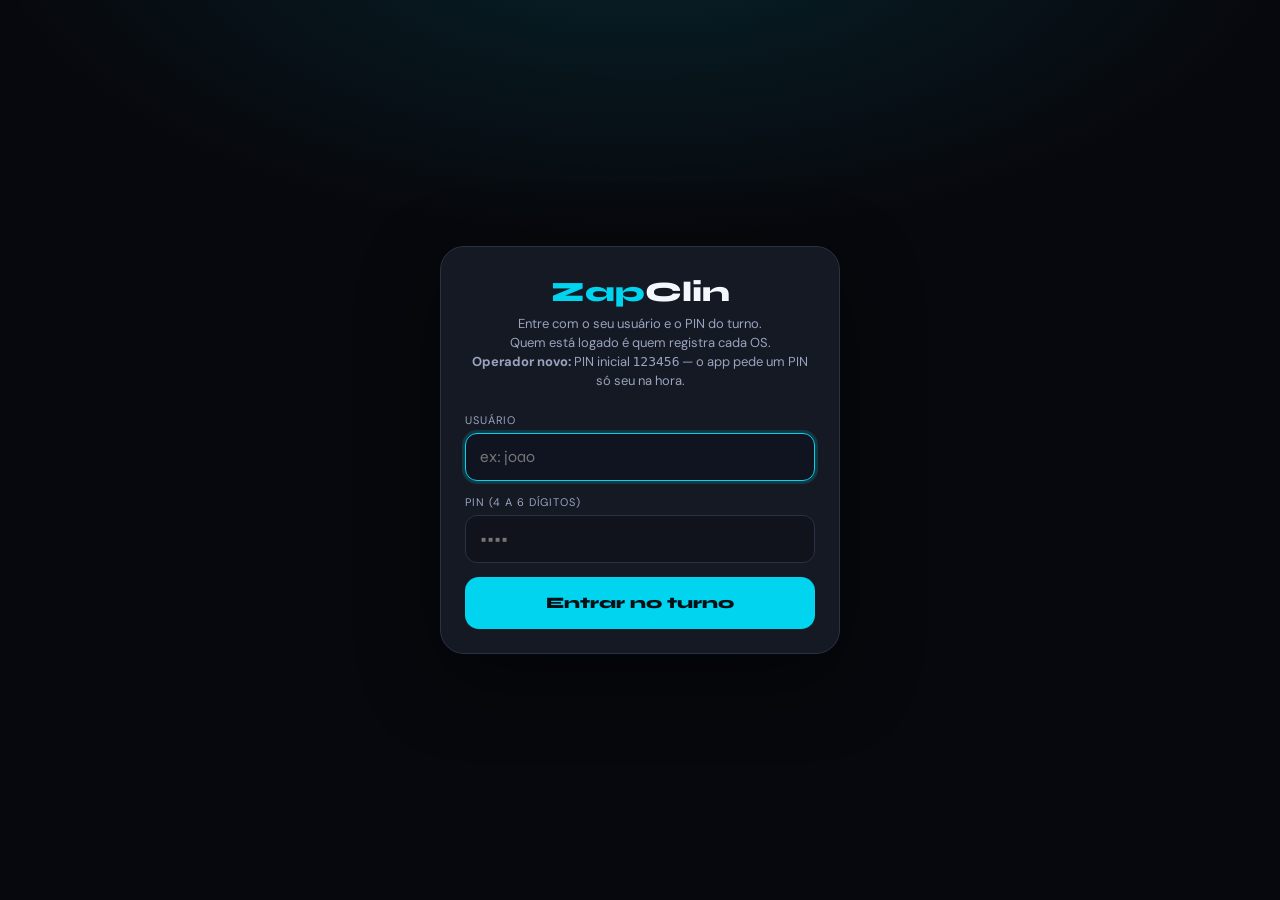
<file: index.html>
<!DOCTYPE html>
<!--
  ZAPCLIN — INDEX.HTML (GitHub Pages)
  Versão : 4.36.7 | Data: 01/09/2026
  NOVO v4.36.7:
  - Equipe: não fingir lista vazia quando a sessão do turno expirou; a planilha já tem a equipe.
  NOVO v4.36.6:
  - Troca de loja: Home filtra na hora (Rio Anil não herda números do Golden) e ignora resposta atrasada da loja anterior.
  NOVO v4.36.5:
  - Equipe em página própria; Painel só números + atalhos; checagens recolhidas. Login gerado do nome.
  NOVO v4.36.4:
  - Primeiro acesso do operador: PIN inicial 123456 e tela obrigatória para cadastrar o PIN próprio (GAS 3.57).
  NOVO v4.36.3:
  NOVO v4.36.2:
  - Menu do balcão + cockpit Rede: chips Rede/Golden/Rio Anil; toque na loja = sistema de uma unidade.
    Painel só no rodapé e no card da Home do ADM. Dashboard/Vendas/Relatório saem da lateral.
  - SW puxa versão nova sozinho (updateViaCache none + poll 60s). Sem depender de ?force=.
  NOVO v4.36.1:
  - Login: espera 30s o Apps Script (a 1ª entrada demora ~15s; o corte aos 15s fingia “sem conexão”)
  NOVO v4.36.0:
  - Login de turno: operador, supervisor e ADM; carimbo de quem registrou; mesma PWA nas duas lojas
  NOVO v4.35.0:
  - Pacote Z.9: extrai zc-app.css (zero mudança visual; SW trata CSS como shell crítico)
  NOVO v4.34.1:
  - Aceite digital em aceite.html (página pública, sem faixa do Apps Script)
  NOVO v4.34.0:
  - Pacote Z.7: extrai zc-operacao.js + zc-crm.js (zero mudança de comportamento)
  NOVO v4.33.9:
  - Isola vitrine publica /site/ do Service Worker (sem interceptar marketing).
  NOVO v4.33.8:
  - Relacionamento: toque na foto do capacete abre visualizador ampliado
  NOVO v4.33.7:
  - Dashboard: corrige Projeção de Fechamento (ritmo até último dia com venda; linha só no futuro; label no ponto)
  NOVO v4.33.6:
  - Hotfix Relacionamento: fotos preview, preserve seleção Nova OS, cache fotos, lista 40 cards
  NOVO v4.33.5:
    - Pacote Z.6: extrai zc-registrar.js + zc-clientes.js (zero mudança de comportamento)
  NOVO v4.33.4:
    - Pacote Z.5: extrai zc-nav.js + zc-home.js (zero mudança de comportamento)
  NOVO v4.33.3:
    - Força reload limpo (sai de abas velhas v4.32.x com lista abaixo do gráfico)
  NOVO v4.33.0:
    - Remove metodologia + lista dia a dia abaixo do gráfico de projeção
    - Mantém KPIs, gráfico SVG interativo e fonte Inter nos valores
  NOVO v4.32.9:
    - Projeção interativa (hover/toque + tooltip)
    - Valores da projeção em Inter (--font-data), sem Syne
  NOVO v4.32.8:
    - Projeção de Fechamento em SVG/DOM (visível mesmo com canvas width 0)
    - Redesenho seguro dos gráficos do Dashboard (try/catch + rAF)
  NOVO v4.32.7:
    - Dashboard: Projeção de Fechamento após Faturamento por Dia (JS validado)
    - Ritmo diário, projeção do mês, restante e desvio dia a dia
  RESTORE v4.32.6:
    - Base estável v4.31.1 (sem o SyntaxError da v4.32.0)
  Pacote Z.8:
    - Extrai zc-historico-custos.js — página admin de histórico de custos
    - Filtros período/categoria, KPIs, composição, gráficos e extrato (client-side)
  Pacote Z.4:
    - Extrai zc-admin.js — PIN, KPIs, fechamento, consistência
  NOVO v4.30.0:
    - Catálogo jun/2026: 6 serviços (preços, descrições, tempos do flyer ZapClin)
    - Limpeza unificada + Higienização + Lavagem + Revitalização Premium (4h)
    - Aliases legados para lançamentos históricos (Limpeza + Hig. *, Revitalização)
  Pacote Z.3:
    - Extrai zc-whatsapp.js — mensagens WA, modal, OS helpers, aceite
  Pacote Z.2:
    - Extrai zc-sync.js — fila offline, buscar listar, refresh automático
  Pacote Z.1:
    - Extrai zc-version, zc-globals, zc-api, zc-core (sem mudar comportamento)
  Versão : 4.27.4 | Data: 30/05/2026
  HOTFIX v4.27.4:
    - Corrige semanas do Dashboard para calendario operacional de segunda a domingo
    - Mantem primeira e ultima semana parciais dentro do mes selecionado
  Versão : 4.27.3 | Data: 30/05/2026
  HOTFIX v4.27.3:
    - Substitui canvas semanal por grafico DOM interativo com hover/click
    - Padroniza fontes do bloco semanal e melhora leitura de receita, atendimentos e ticket
  Versão : 4.27.2 | Data: 25/05/2026
  HOTFIX v4.27.2:
    - Melhora leitura mobile do grafico semanal do Dashboard com resumo em linhas
    - Corrige donut de servicos para legenda cobrir todas as fatias desenhadas
  HOTFIX v4.27.1:
    - Adiciona grafico semanal no Dashboard com receita e atendimentos no mesmo painel
    - Permite comparar Semana 01 a 05 do mes selecionado para analise de comportamento
  Versão : 4.27.0 | Data: 25/05/2026
  FASE 27:
    - Adiciona checklist de fechamento diario no Painel Admin
    - Cruza lancamentos, OS, aceites, custos e sincronizacao local sem alterar backend
  HOTFIX v4.26.6:
    - Adiciona saude da sincronizacao local no Painel Admin
    - Mostra pendencias offline, idade da fila e atalho seguro para sincronizar
  HOTFIX v4.26.5:
  HOTFIX v4.26.5:
    - Adiciona diagnostico backend manual no Painel Admin usando action=diagnosticoSistema
    - Mostra checks de planilha, triggers, Drive, Gmail, logs e deployment sem alterar fluxos
  HOTFIX v4.26.4:
  HOTFIX v4.26.4:
    - Adiciona diagnostico de consistencia no Painel Admin para LANCAMENTOS vs CLIENTES/OS
    - Mostra lancamentos avulsos, vinculados e pendencia de backend v3.44 sem alterar dados
  HOTFIX v4.26.3:
  HOTFIX v4.26.3:
    - Sinaliza lancamentos avulsos como validos e separados de OS/clientes
    - Prepara leitura do vinculo CLIENTE retornado pelo backend v3.44
  HOTFIX v4.26.2:
    - Restaura Home para contar atendimentos do dia pela aba LANCAMENTOS
    - Alinha KPI Em producao da Operacao com a coluna Em producao, separando Atencao
  HOTFIX v4.26.1:
    - Unifica regras de fila ativa entre Home, Clientes e Operacao
    - Home passa a contar OS/clientes de hoje em vez de linhas de lancamentos
    - Inteligencia da Operacao deixa de misturar historico entregue com fila atual
  v4.26.0:
    - Inicia Fase 26 com reconciliacao curta apos escritas criticas
    - Forca refresh controlado apos salvar servico, custo, cadastro, status e edicoes
  v4.25.1:
    - Ajusta preview mobile do Relatorio Golden para abrir em tela cheia e sem miniaturizar o documento
  v4.25.0:
    - Fecha Fase 25B com Relatorio Golden v2 mais institucional e gerencial
    - Separa leitura oficial de governanca para bases historicas consolidadas
    - Evita composicao por servico falsa quando o lancamento vem agregado do PDF
  v4.24.5:
    - Reforca texto do aceite digital na mensagem de recebimento
    - Mantem link do aceite visivel como acao principal do cliente
  v4.24.4:
    - Ajusta relatorio mensal para contar atendimentos pela coluna QTD
    - Permite que abril importado do PDF apareça corretamente na tela Relatorio
    - Reduz ainda mais hierarquia dos valores monetarios no relatorio Golden
  v4.24.3:
    - Corrige comparativo do relatorio Golden para nao usar abril parcial como base anterior
    - Reduz mais a fonte numerica do relatorio oficial para leitura institucional
  v4.24.2:
    - Prepara relatório Golden para histórico consolidado por dia usando coluna QTD
    - Adiciona leitura de evolução mensal para reforçar crescimento/rentabilidade ao Golden
  v4.24.1:
    - Reduz hierarquia visual dos valores no preview oficial Golden
  v4.24.0:
    - Adiciona visualizacao do relatorio oficial Golden antes do envio
    - Permite imprimir/salvar PDF da previa diretamente pela pagina Relatorio
    - Mantem envio oficial por e-mail/Drive separado e preservado
  v4.23.0:
    - Fecha Fase 24 com painel administrativo de aceites de OS
    - Mostra aceites pendentes/confirmados, taxa de aceite e acoes rapidas de WhatsApp/link
  v4.22.1:
    - Atualiza favicons e icones PWA/Apple com a logo oficial ZapClin
    - Garante logo correta no atalho da tela inicial e barra do navegador
  v4.22.0:
    - Inicia Fase 24 com aceite simples por botao vinculado a OS
    - Inclui link de aceite na mensagem de recebimento e status visual no card do cliente
  v4.21.4:
  v4.21.4:
    - Relacionamento inicia em Todos, reorganiza filtros e ordena clientes alfabeticamente
  v4.21.3:
    - Corrige comparativo semanal do Dashboard para semana operacional de segunda a domingo
    - Compara sempre contra a semana completa anterior, mantendo padrao brasileiro de leitura
    - Nao altera graficos mensais nem demais calculos operacionais
  v4.21.2:
    - Busca fotos de capacetes sob demanda no Relacionamento para evitar lentidao no carregamento geral
    - Ativa sincronizacao viva mais curta entre aparelhos, renderizando telas dependentes apos cada ciclo
    - Mostra estado claro de carregamento de fotos na ficha e na Nova OS assistida
  v4.21.1:
  v4.21.1:
    - Corrige sincronizacao imediata apos Nova OS no Relacionamento para Clientes, Vendas, CRM e Operacao
    - Corrige atualizacao instantanea da Fila de Producao ao marcar Pronto/Entregue
    - Adiciona render centralizado de dados dependentes para reduzir telas presas ate refresh manual
  v4.21.0:
  v4.21.0:
    - Evolui Relacionamento para nova OS assistida de cliente recorrente
    - Exibe fotos anteriores do capacete e permite reutilizar referência ou cadastrar novo capacete
    - Mantém foto obrigatória, serviços/condições completos e WhatsApp personalizado de retorno
  v4.20.0:
    - Evolui Relacionamento para ficha CRM completa por cliente
    - Permite abrir dados de cadastro VIP, historico, preferencias e recorrencia pelo card
    - Adiciona Nova OS rapida a partir do cliente recorrente e pre-cadastro com fotos quando necessario
    - Prepara leitura dos dados da aba RELACIONAMENTO via backend v3.33
  v4.19.1:
    - Adiciona auditoria controlada de frontend, Apps Script e planilha exportada
    - Corrige render do Clube VIP para mostrar card destacado e total antes/depois
    - Remove sobreposições antigas de render/timer que aumentavam risco de regressão
  v4.19.0:
    - Conclui Fase 23E com resumo diario copiavel e leitura mensal estrategica
    - Adiciona sugestao de horario de retirada no aviso WhatsApp de pronto
    - Mantem automacoes guiadas no frontend sem alterar backend ou dados operacionais
  v4.18.0:
    - Conclui Fase 23D2 com perfil comercial do cliente na página Relacionamento
    - Adiciona ticket médio, serviços anteriores, tags de campanha e mensagens para recorrentes
    - Melhora gestão de fidelidade sem poluir a tela de cadastro operacional
  v4.17.0:
    - Conclui Fase 23C com inteligência operacional de SLA na Fila de Produção
    - Adiciona tempo médio por serviço, ranking de horários de pico e alerta de proximidade do prazo
    - Mostra leitura operacional acionável sem alterar cadastro, status ou WhatsApp
  v4.16.0:
    - Conclui Fase 23B com Dashboard Executivo: comparativo semanal, melhor dia e leitura estratégica do mês
    - Separa lançamentos válidos de cancelados nas análises gerenciais
    - Adiciona insights acionáveis de receita, margem, ticket e volume sem alterar backend
  v4.15.0:
    - Aplica revisão visual operacional com superfícies mais limpas, hierarquia forte e menor saturação constante
    - Padroniza cartões, KPIs, formulários, listas e estados visuais sem alterar fluxos de negócio
    - Melhora leitura em desktop/mobile mantendo identidade escura/neon da ZapClin
  v4.14.3:
     - Adiciona leitura do beneficio Clube VIP/aniversario aplicado pelo backend
     - Destaca card com desconto auditado e total liquido quando a regra for comprovada
  v4.14.2:
     - Corrige prazo operacional da Revitalizacao para 24h/1440min
     - Mantem soma de prazos por capacete e parada do tempo ao marcar Pronto
  v4.14.1:
     - Padroniza fonte numerica em todas as telas operacionais, historico, vendas, CRM e relatorios
     - Mantem leitura tabular para valores, OS, rankings, tempos e KPIs sem alterar regras de negocio
  v4.14.0:
     - Adiciona Relacionamento/CRM para recorrência, manutenção 30+ dias, campanhas e fidelidade
     - Inclui link de cadastro VIP na mensagem de recebimento apenas para primeira visita
     - Inclui link de avaliação Google na mensagem de capacete pronto
     - Restaura indicador de visita no card ativo do cliente
  v4.13.1:
     - Troca fonte numerica para leitura mais limpa em KPIs, valores e graficos
     - Corrige moeda BRL com separador de milhar no padrao brasileiro
  v4.13.0:
     - Antecipa Fase 23A com tokens semanticos de cor e menor saturacao constante
     - Melhora hierarquia visual de OS, status, tempo, valores e cards operacionais
     - Adiciona skeleton/loading, toasts estruturados e feedback visual ao mudar status
  v4.12.0:
     - Adiciona geracao de OS digital/PDF direto dos cards de cliente e operacao
     - Abre o PDF salvo no Drive e registra a emissao nos LOGS via backend v3.27
  v4.11.0:
     - Adiciona Painel Operacional/Fila de Produção
     - Organiza atendimentos por urgência, produção e prontos para retirada
     - Mostra KPIs de fila, atrasos, SLA e próximos serviços prioritários
  v4.10.3:
     - Ajusta SLA para parar ao marcar Pronto, não apenas Entregue
     - Dispara aviso WhatsApp de capacete pronto ao concluir o serviço
     - Mantém tempo final congelado quando o cliente retira/é marcado como Entregue
  v4.10.2:
     - Restaura tempo de permanência no card do cliente
     - Vincula prazo ao tempo definido de cada serviço e soma tempos por capacete
     - Exibe status visual de dentro do prazo/atenção/atrasado; cronômetro só para em Entregue/Cancelado
  v4.10.1:
     - Transforma página Vendas em visão gerencial com KPIs, filtros, ranking e insights
     - Mantém histórico editável/cancelável, mas prioriza leitura estratégica do período
  v4.10.0:
     - Adiciona gestão operacional editável para clientes, lançamentos e custos
     - Move ações secundárias para menu contextual, reduzindo poluição visual dos cards
     - Usa cancelamento lógico auditável em vez de exclusão física imediata
  v4.9.0:
     - Adiciona Painel Admin de LOGS para observabilidade operacional
     - Lista eventos recentes, erros, alertas e telemetria frontend via backend v3.22
     - Mantém leitura limitada e fallback local, sem alterar fluxos operacionais
  v4.8.6:
     - Adiciona telemetria frontend para registrar eventos operacionais na aba LOGS via backend v3.21
     - Registra falhas de API, cadastro de cliente, envio WhatsApp, alteração de status e acesso Admin
     - Não altera dados operacionais; apenas envia eventos leves de observabilidade
  v4.8.5:
     - Adiciona Histórico Operacional por OS: busca por OS/nome/telefone e botão Copiar OS
  v4.8.3:
     - Corrige mensagem WhatsApp: remove emojis complexos que quebravam em iOS/WhatsApp
     - Inclui nome, telefone formatado e data/hora do recebimento no comprovante
     - Mantém mensagem dinâmica conforme serviço, valor e condições cadastradas
     - Alerta de Sujidade crítica aparece somente quando marcado
  HOTFIX v4.8.1:
  v4.8.2:
    - Corrige Painel Admin para não sobrescrever KPIs locais válidos com resposta zerada/incompleta do servidor
    - Mantém fallback local/cache quando buscarKpisAdmin retornar dados inconsistentes
  FASE 9 v4.8:
    - Reforça o controle de acesso Admin/PIN sem alterar backend nem fluxos operacionais
    - Centraliza configuração do Admin em ADMIN_CONFIG
    - Adiciona bloqueio temporário após tentativas incorretas de PIN
    - Evita múltiplos timers/listeners de sessão Admin ativos ao mesmo tempo
    - Mantém bloqueio de rotas administrativas quando isAdmin=false
  FASE 8 v4.7:
    - Centraliza controle de versão do frontend em APP_VERSION
    - Adiciona controle seguro de atualização/cache local sem apagar dados operacionais
    - Mantém versão visível no topo mobile e no status Online/Offline
    - Corrige atualização do título mobile para não apagar o indicador de versão na Home
  FASE 6 v4.5:
    - Remove a segunda data da área da Home em mobile e desktop
    - Mantém somente a data do cabeçalho superior mobile
    - Evita data colada ao texto de saudação "Boa tarde 👋" no desktop
  FASE 5 v4.4:
    - Remove definitivamente o botão/casa do topo mobile e mantém somente a data no canto direito
    - Exibe a versão atual do frontend ao lado do status Online/Offline e no título mobile
    - Facilita validação visual de que o GitHub Pages carregou a versão atual
  FASE 4 v4.3:
    - Remove botão Home duplicado do topo mobile
    - Mantém a data no canto direito do cabeçalho mobile
    - Preserva navegação Home pelo menu lateral e pelos cards internos
  FASE 3 v4.2:
    - Centralização das chamadas da API em apiGet()
    - Redução de carregamento inicial com cache local imediato e refresh em segundo plano
    - Melhoria de menu/home: botão Home no mobile, validação de rota e scroll ao topo
    - Estabilização mobile com área segura e fechamento consistente do menu
  FASE 2 v4.1:
    - Painel Admin passa a buscar KPIs server-side via action=buscarKpisAdmin
    - Mantido fallback local/cache se servidor falhar
    - Nenhuma alteração estrutural nas demais telas/fluxos
  FASE 1 v4.0:
    - Layout base reestruturado com sidebar lateral
    - Sidebar fixa no desktop (240px), overlay no mobile
    - Mobile header com hamburger
    - Indicador Online/Offline em tempo real
    - Placeholder para PIN Admin (Fase 3)
    - Todas funcionalidades v3.11 preservadas
  Web App: AKfycbx1MKIovW80bcjwRcqoGG88Oyh24N6UQdO9BjTcowMkq2iDLUiqhokUPQ2Hf_d5w_8yLg
  SheetID: 1nL694BR_tkO5iHYHMoTpIelyMqXtktjIa87mWFeGmug
-->
<html lang="pt-BR">
<head>
<script>
/* Fluxo padrão ZapClin: ?force=vX.Y.Z limpa cache uma vez (REGRAS_DE_PUBLICACAO_SEGURA) */
(function(){
  try{
    var params=new URLSearchParams(location.search||'');
    var force=params.get('force');
    if(!force) return;
    var KEY='zapclin_force_done_'+force;
    if(sessionStorage.getItem(KEY)==='1') return;
    var tasks=[];
    if('serviceWorker' in navigator){
      tasks.push(navigator.serviceWorker.getRegistrations().then(function(regs){
        return Promise.all((regs||[]).map(function(r){ return r.unregister(); }));
      }).catch(function(){}));
    }
    if(window.caches&&caches.keys){
      tasks.push(caches.keys().then(function(keys){
        return Promise.all((keys||[]).map(function(k){ return caches.delete(k); }));
      }).catch(function(){}));
    }
    Promise.all(tasks).then(function(){
      sessionStorage.setItem(KEY,'1');
      location.replace(location.pathname+'?v='+encodeURIComponent(force)+'&_='+Date.now());
    }).catch(function(){
      sessionStorage.setItem(KEY,'1');
      location.replace(location.pathname+'?v='+encodeURIComponent(force)+'&_='+Date.now());
    });
  }catch(e){}
})();
</script>
<meta charset="UTF-8">
<meta name="viewport" content="width=device-width, initial-scale=1.0, maximum-scale=1.0, user-scalable=no">
<meta name="apple-mobile-web-app-capable" content="yes">
<meta name="apple-mobile-web-app-status-bar-style" content="black-translucent">
<meta name="apple-mobile-web-app-title" content="ZapClin">
<meta name="theme-color" content="#0a0a0f">
<meta http-equiv="Cache-Control" content="no-cache, no-store, must-revalidate">
<meta http-equiv="Pragma" content="no-cache">
<link rel="manifest" href="manifest.json?v=4.22.1">
<link rel="icon" type="image/png" sizes="16x16" href="favicon-16.png?v=4.22.1">
<link rel="icon" type="image/png" sizes="32x32" href="favicon-32.png?v=4.22.1">
<link rel="shortcut icon" href="favicon.ico?v=4.22.1">
<link rel="apple-touch-icon" sizes="180x180" href="apple-touch-icon.png?v=4.22.1">
<title>ZapClin</title>
<link rel="preconnect" href="https://fonts.googleapis.com">
<link href="https://fonts.googleapis.com/css2?family=Syne:wght@400;600;700;800&family=DM+Sans:wght@300;400;500;600&family=Inter:wght@500;600;700;800&display=swap" rel="stylesheet">
<link rel="stylesheet" href="zc-app.css?v=v4.36.7">

</head>
<body>

<div class="zc-login-gate show" id="zcLoginGate" aria-hidden="false">
  <form class="zc-login-card" onsubmit="zcAuthLoginSubmit_(event)">
    <div class="zc-login-brand"><span class="z">Zap</span>Clin</div>
    <div class="zc-login-sub">Entre com o seu usuário e o PIN do turno.<br>Quem está logado é quem registra cada OS.<br><strong>Operador novo:</strong> PIN inicial <code>123456</code> — o app pede um PIN só seu na hora.</div>
    <label class="zc-login-label" for="zcLoginUsuario">Usuário</label>
    <input class="zc-login-input" id="zcLoginUsuario" name="usuario" autocomplete="username" autocapitalize="off" spellcheck="false" placeholder="ex: joao">
    <label class="zc-login-label" for="zcLoginPin">PIN (4 a 6 dígitos)</label>
    <input class="zc-login-input" id="zcLoginPin" name="pin" type="password" inputmode="numeric" maxlength="6" autocomplete="current-password" placeholder="••••">
    <div class="zc-login-erro" id="zcLoginErro"></div>
    <button class="zc-login-btn" id="zcLoginBtn" type="submit">Entrar no turno</button>
  </form>
</div>

<div class="zc-login-gate" id="zcPinTrocaGate" aria-hidden="true">
  <form class="zc-login-card" onsubmit="zcAuthTrocarPinSubmit_(event)">
    <div class="zc-login-brand"><span class="z">Zap</span>Clin</div>
    <div class="zc-login-sub">Primeiro acesso. O PIN <code>123456</code> é só para entrar agora.<br>Cadastre um PIN de 4 a 6 dígitos que só você sabe. O ADM consegue recuperar na Equipe se você esquecer.</div>
    <label class="zc-login-label" for="zcPinNovo">Novo PIN</label>
    <input class="zc-login-input" id="zcPinNovo" type="password" inputmode="numeric" maxlength="6" autocomplete="new-password" placeholder="••••">
    <label class="zc-login-label" for="zcPinNovo2">Repita o PIN</label>
    <input class="zc-login-input" id="zcPinNovo2" type="password" inputmode="numeric" maxlength="6" autocomplete="new-password" placeholder="••••">
    <div class="zc-login-erro" id="zcPinTrocaErro"></div>
    <button class="zc-login-btn" id="zcPinTrocaBtn" type="submit">Salvar meu PIN</button>
  </form>
</div>

<!-- ═══ SIDEBAR OVERLAY (mobile) ═══ -->
<div class="sb-overlay" id="sbOverlay" onclick="fecharSidebar()"></div>

<!-- ═══ SIDEBAR ═══ -->
<aside class="sidebar" id="sidebar">
  <div class="sb-logo-area">
    <img class="sb-logo-img" src="[data-uri]" alt="ZapClin">
    <div class="sb-brand-wrap">
      <div class="sb-brand-name"><span class="sb-brand-z">Zap</span><span class="sb-brand-c">Clin</span></div>
      <div class="sb-status">
        <span class="sb-dot sb-offline" id="sbDot"></span>
        <span class="sb-status-txt" id="sbStatusTxt">Verificando... · v4.36.7</span>
      </div>
    </div>
  </div>

  <div class="zc-sessao-chip" id="zcSessaoChip">
    <div class="zc-sessao-nome" id="zcSessaoNome">—</div>
    <div class="zc-sessao-meta" id="zcSessaoMeta">—</div>
    <button type="button" class="zc-sessao-sair" onclick="zcAuthEncerrarTurno_()">Encerrar turno</button>
  </div>
  <div class="zc-loja-switch" id="zcLojaSwitch" aria-label="Ver loja">
    <button type="button" class="zc-loja-chip" data-loja="rede" onclick="zcAuthSetUnidadeFiltro_('rede')">Rede</button>
    <button type="button" class="zc-loja-chip" data-loja="golden" onclick="zcAuthSetUnidadeFiltro_('golden')">Golden</button>
    <button type="button" class="zc-loja-chip" data-loja="anil" onclick="zcAuthSetUnidadeFiltro_('anil')">Rio Anil</button>
  </div>

  <nav class="sb-nav">
    <button class="sb-btn active" data-page="home" onclick="goTo('home',this)">
      <span class="sb-icon">🏠</span> Home
    </button>
    <button class="sb-btn" data-page="registrar" onclick="goTo('registrar',this)">
      <span class="sb-icon">📋</span> Registrar
      <span class="sb-badge" id="pendenteBadge"></span>
    </button>
    <button class="sb-btn" data-page="clientes" onclick="goTo('clientes',this)">
      <span class="sb-icon">👥</span> Clientes
    </button>
    <button class="sb-btn" data-page="operacao" onclick="goTo('operacao',this)">
      <span class="sb-icon">🧭</span> Operação
    </button>
    <button class="sb-btn" data-page="relacionamento" onclick="goTo('relacionamento',this)">
      <span class="sb-icon">💎</span> Relacionamento
    </button>
    <button class="sb-btn" data-page="custos" id="sbBtnCustos" onclick="goTo('custos',this)" style="display:none">
      <span class="sb-icon">💸</span> Custos
    </button>
  </nav>

  <div class="sb-footer">
    <!-- Timer admin — Fase 3 -->
    <div class="sb-admin-bar" id="sbAdminBar">
      <span>🔐 Admin <span id="sbTimer">1:00</span></span>
      <button class="sb-sair" onclick="adminLogout()">Voltar ao balcão</button>
    </div>
    <!-- Botão gerenciar -->
    <button class="sb-gerenciar" id="sbGerenciarBtn" data-page="admin" onclick="abrirAdmin()" style="display:none">
      Painel
    </button>
    <button class="sb-gerenciar" id="sbEquipeBtn" type="button" onclick="zcAuthAbrirEquipe_()" style="display:none">
      Equipe
    </button>
    <!-- Input oculto para manter webAppUrl funcional -->
    <input type="hidden" id="webAppUrl">
    <input type="hidden" id="statusConexao">
  </div>
</aside>

<!-- ═══ CONTENT AREA ═══ -->
<div class="app-layout">
  <div class="content-area">

    <!-- Mobile Header -->
    <div class="mobile-header">
      <button class="mh-hamburger" onclick="toggleSidebar()">☰</button>
      <span class="mh-title" id="mobileTitle">ZapClin <span class="mh-version" id="mobileVersion">v4.36.7</span></span>
      <!-- [v4.4 MOBILE]
           Botão/casa removido definitivamente do topo mobile.
           A área direita passa a mostrar somente a data para evitar duplicidade de Home. -->
      <span class="mh-date" id="mobileDateBadge"></span>
    </div>

    <!-- Modais -->
    <!-- ═══ MODAIS ═══ -->
<div class="vp-modal" id="vincularModal">
  <div class="vp-box">
    <div class="vp-emoji">📊</div>
    <div class="vp-title">Registrar no Caixa?</div>
    <div class="vp-sub">Deseja criar os lançamentos na aba <strong>Vendas</strong>?</div>
    <div class="vp-preview" id="vincularPreview"></div>
    <button class="vp-btn blue" onclick="confirmarVincular(true)">✅ Sim, registrar no caixa</button>
    <button class="vp-skip" onclick="confirmarVincular(false)">Não, somente cadastrar</button>
  </div>
</div>
<div class="vp-modal" id="pagamentoModal">
  <div class="vp-box">
    <div class="vp-emoji">💰</div>
    <div class="vp-title">Confirmar Entrega</div>
    <div class="vp-sub">Cliente: <strong id="pagClienteNome"></strong></div>
    <div class="form-group" style="margin:16px 0 8px;text-align:left">
      <label class="form-label">📅 Data do Pagamento</label>
      <input class="form-input" type="date" id="pagamentoData">
    </div>
    <button class="vp-btn green" onclick="confirmarPagamento()">💰 Confirmar Entrega e Pagamento</button>
    <button class="vp-skip" onclick="fecharPagamentoModal()">Cancelar</button>
  </div>
</div>
<div class="wa-modal" id="waModal">
  <div class="wa-box">
    <div class="wa-emoji" id="waEmoji">📲</div>
    <div class="wa-title" id="waTitulo">Enviar mensagem?</div>
    <div class="wa-sub">Para <strong id="waClienteNome"></strong></div>
    <div class="wa-preview" id="waPreview"></div>
    <button class="wa-btn" onclick="confirmarEnvioWA()"><span style="font-size:20px">💬</span> Enviar no WhatsApp</button>
    <button class="wa-skip" onclick="fecharWaModal()">Pular por agora</button>
  </div>
</div>

<div class="edit-overlay" id="editOverlay" onclick="fecharEditorOperacional(event)">
  <div class="edit-sheet" onclick="event.stopPropagation()">
    <div class="edit-head">
      <div class="edit-title" id="editTitle">Editar</div>
      <button class="edit-close" onclick="fecharEditorOperacional()">×</button>
    </div>
    <div id="editBody"></div>
    <div class="edit-actions" id="editActions"></div>
  </div>
</div>

<div class="crm-foto-overlay" id="crmFotoOverlay" onclick="fecharFotoCrmLightbox_(event)">
  <div class="crm-foto-box" onclick="event.stopPropagation()">
    <div class="crm-foto-head">
      <div>
        <div class="crm-foto-title" id="crmFotoTitle">Foto do capacete</div>
        <div class="crm-foto-sub" id="crmFotoSub"></div>
      </div>
      <button type="button" class="edit-close" onclick="fecharFotoCrmLightbox_()" aria-label="Fechar">×</button>
    </div>
    <div class="crm-foto-body">
      <img id="crmFotoImg" alt="Foto do capacete">
      <div class="crm-foto-loading" id="crmFotoLoading">Carregando foto ampliada...</div>
    </div>
  </div>
</div>

<div class="toast" id="toast"></div>

    <div class="toast" id="toast"></div>

    <!-- ═══ PÁGINAS ═══ -->
    <!-- ═══════════════════════════════ PAGE: HOME ═══════════════════════════════ -->
<div class="page active" id="page-home">
  <div class="home-wrap">

    <!-- Topo operacional -->
    <div class="home-topo">
      <div class="home-topo-left">
        <div class="home-topo-greeting" id="homeGreeting">Bom dia 👋</div>
        <div class="home-topo-sub" id="homeTopoSub">Pronto para atender!</div>
      </div>
      <!-- [v4.7 REMOÇÃO]
           A data da Home foi removida para evitar duplicidade no mobile
           e impedir que no desktop ela fique colada à saudação "Boa tarde 👋".
           A data oficial permanece apenas no cabeçalho superior mobile. -->
    </div>

        <!-- Stats operador (sem dados financeiros) -->
    <div class="home-stats">
      <div class="home-stat hs-cyan">
        <div class="hs-label">Atendimentos hoje</div>
        <div class="hs-val cyan" id="homeAtend">—</div>
        <div class="hs-sub" id="homeAtendSub">serviços lançados hoje</div>
      </div>
      <div class="home-stat hs-orange">
        <div class="hs-label">Clientes ativos</div>
        <div class="hs-val orange" id="homeAtivos">—</div>
        <div class="hs-sub" id="homeAtivosSub">em andamento ou pronto</div>
      </div>
    </div>
    <div class="home-source-note" id="homeLancInfo"></div>

    <div class="home-loja-bar" id="homeLojaBar">
      <div>
        <div class="home-loja-bar-k">Você está na loja</div>
        <div class="home-loja-bar-v" id="homeLojaBarNome">Golden Shopping</div>
      </div>
      <button type="button" class="home-loja-bar-btn" onclick="zcAuthVoltarRede_()">Voltar à rede</button>
    </div>

    <div id="homeRedeCockpit">
      <div class="home-sec-label">Unidades — toque para operar como uma loja só</div>
      <div class="home-store-grid">
        <button type="button" class="home-store-card" id="homeStoreGolden" onclick="zcAuthEntrarLoja_('golden')">
          <div class="home-store-name">Golden Shopping</div>
          <div class="home-store-end">Calhau · São Luís</div>
          <div class="home-store-row"><span>Atendimentos hoje</span><b id="homeStoreGoldenAtend">—</b></div>
          <div class="home-store-row"><span>Clientes ativos</span><b id="homeStoreGoldenAtivos">—</b></div>
          <div class="home-store-cta">Abrir a loja ›</div>
        </button>
        <button type="button" class="home-store-card anil" id="homeStoreAnil" onclick="zcAuthEntrarLoja_('anil')">
          <div class="home-store-name">Rio Anil</div>
          <div class="home-store-end">Nova unidade</div>
          <div class="home-store-row"><span>Atendimentos hoje</span><b id="homeStoreAnilAtend">—</b></div>
          <div class="home-store-row"><span>Clientes ativos</span><b id="homeStoreAnilAtivos">—</b></div>
          <div class="home-store-cta">Abrir a loja ›</div>
        </button>
      </div>
    </div>

    <div id="homeRedeGestao">
      <div class="home-sec-label">Gestão da rede</div>
      <div class="home-grid">
        <div class="home-card" style="--hc:var(--blue)" onclick="abrirAdmin()">
          <div class="hc-icon">📊</div>
          <div class="hc-name">Painel</div>
          <div class="hc-desc">Soma das duas lojas, números e relatórios</div>
          <div class="hc-arr">›</div>
        </div>
        <div class="home-card" style="--hc:var(--purple)" onclick="zcAuthAbrirEquipe_()">
          <div class="hc-icon">👥</div>
          <div class="hc-name">Equipe</div>
          <div class="hc-desc">Cadastrar operadores, PIN e turno</div>
          <div class="hc-arr">›</div>
        </div>
      </div>
    </div>

    <!-- Grid de menu -->
    <div id="homeBalcaoBlock">
    <div class="home-sec-label">Menu principal</div>
    <div class="home-grid">
      <div class="home-card" style="--hc:var(--cyan)" onclick="goTo('registrar',null)">
        <div class="hc-icon">📋</div>
        <div class="hc-name">Registrar</div>
        <div class="hc-desc">Salvar serviço rapidamente</div>
        <div class="hc-arr">›</div>
      </div>
      <div class="home-card" style="--hc:var(--purple)" onclick="goTo('clientes',null)">
        <div class="hc-icon">👥</div>
        <div class="hc-name">Clientes</div>
        <div class="hc-desc">Cadastro e atendimentos</div>
        <div class="hc-arr">›</div>
      </div>
      <div class="home-card" style="--hc:var(--green)" onclick="goTo('operacao',null)">
        <div class="hc-icon">🧭</div>
        <div class="hc-name">Operação</div>
        <div class="hc-desc">Fila de produção e SLA</div>
        <div class="hc-arr">›</div>
      </div>
      <div class="home-card" style="--hc:var(--blue)" onclick="goTo('relacionamento',null)">
        <div class="hc-icon">💎</div>
        <div class="hc-name">Relacionamento</div>
        <div class="hc-desc">Retorno, fidelidade e campanhas</div>
        <div class="hc-arr">›</div>
      </div>
      <div class="home-card" id="homeCardCustos" style="--hc:var(--orange);display:none" onclick="goTo('custos',null)">
        <div class="hc-icon">💸</div>
        <div class="hc-name">Custos</div>
        <div class="hc-desc">Controle de gastos</div>
        <div class="hc-arr">›</div>
      </div>
      <div class="home-card" id="homeCardPainel" style="--hc:var(--blue);display:none" onclick="abrirAdmin()">
        <div class="hc-icon">📊</div>
        <div class="hc-name">Painel</div>
        <div class="hc-desc">Números, equipe e relatórios</div>
        <div class="hc-arr">›</div>
      </div>
      <div class="home-card" id="homeCardEquipe" style="--hc:var(--purple);display:none" onclick="zcAuthAbrirEquipe_()">
        <div class="hc-icon">👥</div>
        <div class="hc-name">Equipe</div>
        <div class="hc-desc">Cadastrar operadores, PIN e turno</div>
        <div class="hc-arr">›</div>
      </div>
    </div>
    </div>

  </div>
</div>

<!-- ═══════════════════════════════ PAGE: REGISTRAR ═══════════════════════════════ -->
<div class="page" id="page-registrar">
  <button class="sync-btn" id="syncBtn" onclick="sincronizarPendentes()">🔄 Sincronizar Pendentes (<span id="syncCount">0</span>)</button>
  <div class="section-title">Selecionar Serviços</div>
  <div id="serviceList"></div>
  <div class="total-bar">
    <div><div class="total-label">💰 Total Selecionado</div><div class="total-count" id="selectedCount">0 serviço(s)</div></div>
    <div class="total-value" id="totalValue">R$ 0,00</div>
  </div>
  <button class="save-btn" id="saveBtn" onclick="salvar()">▶ SALVAR REGISTRO</button>
</div>

<!-- ═══════════════════════════════ PAGE: LANÇAMENTOS ═══════════════════════════════ -->
<div class="page" id="page-lancamentos">
  <div class="section-title">Visão Gerencial</div>
  <div class="vendas-kpi-grid">
    <div class="venda-kpi cyan"><div class="venda-kpi-label">Faturamento</div><div class="venda-kpi-val cyan" id="vendaFat">—</div><div class="venda-kpi-sub" id="vendaFatSub">no período</div></div>
    <div class="venda-kpi blue"><div class="venda-kpi-label">Serviços</div><div class="venda-kpi-val blue" id="vendaQtd">—</div><div class="venda-kpi-sub">lançamentos válidos</div></div>
    <div class="venda-kpi green"><div class="venda-kpi-label">Ticket médio</div><div class="venda-kpi-val green" id="vendaTicket">—</div><div class="venda-kpi-sub">por serviço</div></div>
    <div class="venda-kpi orange"><div class="venda-kpi-label">Cancelados</div><div class="venda-kpi-val orange" id="vendaCancel">—</div><div class="venda-kpi-sub">no período</div></div>
  </div>
  <div class="venda-filtros">
    <button class="venda-filter-btn ativo" data-vperiodo="hoje" onclick="setVendasPeriodo('hoje',this)">Hoje</button>
    <button class="venda-filter-btn" data-vperiodo="7d" onclick="setVendasPeriodo('7d',this)">7 dias</button>
    <button class="venda-filter-btn" data-vperiodo="mes" onclick="setVendasPeriodo('mes',this)">Mês</button>
    <button class="venda-filter-btn" data-vperiodo="todos" onclick="setVendasPeriodo('todos',this)">Todos</button>
  </div>
  <div class="venda-insights" id="vendaInsights"></div>
  <div class="section-title">Ranking de Serviços</div>
  <div class="venda-rank" id="vendaRanking"></div>
  <div class="section-title">Histórico do Período</div>
  <div id="lancList"><div class="skeleton-list"><div class="skeleton-card sm"></div><div class="skeleton-card sm"></div><div class="skeleton-card sm"></div></div></div>
</div>

<!-- ═══════════════════════════════ PAGE: CUSTOS ═══════════════════════════════ -->
<div class="page" id="page-custos">
  <div class="section-title">Registrar Custo</div>
  <div class="config-card">
    <div class="form-group"><label class="form-label">📅 Data</label><input class="form-input" type="date" id="custoData"></div>
    <div class="form-group"><label class="form-label">📝 Descrição</label><input class="form-input" type="text" id="custoDesc" placeholder="Ex: Compra de luvas..." oninput="atualizarCategoria()"><div id="catBadge" class="cat-badge" style="display:none"></div></div>
    <div class="form-group"><label class="form-label">💸 Valor (R$)</label><input class="form-input" type="number" id="custoVal" placeholder="0,00" step="0.01" min="0"></div>
    <button class="save-btn orange" id="custoBtnSalvar" onclick="salvarCusto()">▶ REGISTRAR CUSTO</button>
  </div>
  <div class="section-title">Últimos Custos</div>
  <div id="custoList"><div class="skeleton-list"><div class="skeleton-card sm"></div><div class="skeleton-card sm"></div><div class="skeleton-card sm"></div></div></div>
</div>

<!-- ═══════════════════════════════ PAGE: OPERACAO ═══════════════════════════════ -->
<div class="page" id="page-operacao">
  <div class="op-hero">
    <div>
      <div class="op-title">Fila de Produção</div>
      <div class="op-sub" id="opSub">Prioridade por SLA, status e horário de entrada.</div>
    </div>
    <button class="op-refresh" onclick="carregarOperacao(true)">Atualizar fila</button>
  </div>

  <div class="op-kpis">
    <div class="op-kpi" style="--c:var(--cyan)"><div class="op-kpi-lbl">Em produção</div><div class="op-kpi-val" id="opKpiProducao">—</div><div class="op-kpi-sub">no prazo</div></div>
    <div class="op-kpi" style="--c:var(--red)"><div class="op-kpi-lbl">Atenção</div><div class="op-kpi-val" id="opKpiAtraso">—</div><div class="op-kpi-sub">risco ou atraso</div></div>
    <div class="op-kpi" style="--c:var(--green)"><div class="op-kpi-lbl">Prontos</div><div class="op-kpi-val" id="opKpiProntos">—</div><div class="op-kpi-sub">retirada/aviso</div></div>
    <div class="op-kpi" style="--c:var(--blue)"><div class="op-kpi-lbl">SLA</div><div class="op-kpi-val" id="opKpiSla">—</div><div class="op-kpi-sub">em andamento</div></div>
  </div>

  <div class="op-alert" id="opAlert"></div>

  <div class="op-risk-list" id="opRiskList"></div>

  <div class="op-intel-grid">
    <div class="op-intel-card">
      <div class="op-intel-title">⏱ Tempo médio por serviço</div>
      <div id="opServicoSlaList"><div class="dash-empty">Carregando análise...</div></div>
    </div>
    <div class="op-intel-card">
      <div class="op-intel-title">🕐 Horários de pico</div>
      <div id="opPicoList"><div class="dash-empty">Carregando horários...</div></div>
    </div>
  </div>

  <div class="op-filters">
    <button class="op-filter ativo" data-op="todos" onclick="setOperacaoFiltro('todos',this)">Todos</button>
    <button class="op-filter" data-op="atencao" onclick="setOperacaoFiltro('atencao',this)">Atenção</button>
    <button class="op-filter" data-op="andamento" onclick="setOperacaoFiltro('andamento',this)">Produção</button>
    <button class="op-filter" data-op="prontos" onclick="setOperacaoFiltro('prontos',this)">Prontos</button>
  </div>

  <div class="op-lanes">
    <div class="op-lane" id="opLaneAtencaoWrap">
      <div class="op-lane-head"><div class="op-lane-title">Atenção agora</div><div class="op-lane-count" id="opCountAtencao">0</div></div>
      <div class="op-list" id="opListAtencao"></div>
    </div>
    <div class="op-lane" id="opLaneAndamentoWrap">
      <div class="op-lane-head"><div class="op-lane-title">Em produção</div><div class="op-lane-count" id="opCountAndamento">0</div></div>
      <div class="op-list" id="opListAndamento"></div>
    </div>
    <div class="op-lane" id="opLaneProntosWrap">
      <div class="op-lane-head"><div class="op-lane-title">Prontos para retirada</div><div class="op-lane-count" id="opCountProntos">0</div></div>
      <div class="op-list" id="opListProntos"></div>
    </div>
  </div>
</div>

<!-- ═══════════════════════════════ PAGE: CLIENTES ═══════════════════════════════ -->
<div class="page" id="page-clientes">
  <div class="section-title">Novo Cadastro</div>
  <div class="config-card">
    <div class="form-group"><label class="form-label">👤 Nome do Cliente</label><input class="form-input blue" type="text" id="clienteNome" placeholder="Nome completo" autocomplete="name" oninput="verificarCadastroCompleto()"></div>
    <div class="form-group"><label class="form-label">📱 Telefone</label><input class="form-input blue" type="tel" id="clienteTel" placeholder="(XX) 9XXXX-XXXX" autocomplete="tel" oninput="verificarCadastroCompleto()"></div>
    <div class="stepper-wrap">
      <span class="stepper-label">🪖 Quantidade de Capacetes</span>
      <div class="stepper-ctrl">
        <button class="stepper-btn" id="stepperMenosBtn" onclick="stepperMenos()" disabled>−</button>
        <span class="stepper-val" id="stepperVal">0</span>
        <button class="stepper-btn" id="stepperMaisBtn" onclick="stepperMais()">+</button>
      </div>
    </div>
    <div id="capacetesSection" style="display:none">
      <div class="form-label" style="margin:4px 0 12px">🎯 Serviços &amp; Fotos</div>
      <div id="capacetesGrid"></div>
      <div class="total-cliente-row">
        <div><div class="total-cli-label">💰 Total Bruto</div></div>
        <div class="total-cli-val" id="clienteTotal">R$ 0,00</div>
      </div>
      <div class="desconto-section">
        <div class="form-label">🏷️ Desconto (R$) — opcional</div>
        <input class="form-input blue" type="number" id="clienteDesconto" placeholder="0,00" step="0.01" min="0" value="" oninput="atualizarTotalCliente()">
        <div class="desconto-row">
          <span class="desconto-label">💰 Total Líquido (a receber)</span>
          <span class="desconto-liquido" id="clienteTotalLiquido">R$ 0,00</span>
        </div>
      </div>
    </div>
    <div class="upload-progress" id="uploadProgress">
      <div class="progress-label" id="progressLabel">Enviando...</div>
      <div class="progress-bar-wrap"><div class="progress-bar" id="progressBar"></div></div>
    </div>
    <button class="save-btn blue" id="clienteSaveBtn" onclick="salvarCliente()" disabled style="margin-top:18px">🪖 CADASTRAR CLIENTE</button>
  </div>
  <div class="section-title">Atendimentos <span id="clienteCount" style="font-weight:400;color:var(--muted);font-size:10px"></span></div>
  <div class="search-wrap">
    <span class="search-icon">🔍</span>
    <input type="text" class="search-input" id="clienteSearch" placeholder="Buscar por OS, nome ou telefone..." oninput="filtrarClientes(this.value)">
  </div>
  <div id="clienteList"><div class="skeleton-list"><div class="skeleton-card lg"></div><div class="skeleton-card lg"></div><div class="skeleton-card lg"></div></div></div>
</div>

<!-- ═══════════════════════════════ PAGE: RELACIONAMENTO ═══════════════════════════════ -->
<div class="page" id="page-relacionamento">
  <div class="op-hero">
    <div>
      <div class="op-title">Relacionamento</div>
      <div class="op-sub" id="crmSub">Carteira de clientes, retorno em 30 dias e campanhas VIP.</div>
    </div>
    <button class="op-refresh" onclick="carregarRelacionamento(true)">Atualizar clientes</button>
  </div>

  <div class="crm-grid">
    <div class="crm-card" style="--c:var(--cyan)"><div class="crm-label">Clientes únicos</div><div class="crm-val" id="crmUnicos">—</div><div class="crm-sub">por telefone</div></div>
    <div class="crm-card" style="--c:var(--green)"><div class="crm-label">Recorrentes</div><div class="crm-val" id="crmRecorrentes">—</div><div class="crm-sub">voltaram ao menos 1 vez</div></div>
    <div class="crm-card" style="--c:var(--orange)"><div class="crm-label">30+ dias</div><div class="crm-val" id="crmManutencao">—</div><div class="crm-sub">bons para manutenção</div></div>
    <div class="crm-card" style="--c:var(--purple)"><div class="crm-label">Potencial VIP</div><div class="crm-val" id="crmVip">—</div><div class="crm-sub">frequência ou valor alto</div></div>
  </div>

  <div class="venda-filtros">
    <button class="venda-filter-btn ativo" data-crm="todos" onclick="setRelacionamentoFiltro('todos',this)">Todos</button>
    <button class="venda-filter-btn" data-crm="30d" onclick="setRelacionamentoFiltro('30d',this)">Manutenção 30+</button>
    <button class="venda-filter-btn" data-crm="recorrentes" onclick="setRelacionamentoFiltro('recorrentes',this)">Recorrentes</button>
    <button class="venda-filter-btn" data-crm="vip" onclick="setRelacionamentoFiltro('vip',this)">VIP</button>
    <button class="venda-filter-btn" data-crm="novos" onclick="setRelacionamentoFiltro('novos',this)">Primeira visita</button>
    <button class="venda-filter-btn" data-crm="inativos" onclick="setRelacionamentoFiltro('inativos',this)">60+ dias</button>
  </div>

  <div class="search-wrap crm-search">
    <span class="search-icon">🔍</span>
    <input type="text" class="search-input" id="crmSearch" placeholder="Buscar por nome, telefone, OS ou serviço..." oninput="filtrarRelacionamento(this.value)">
  </div>

  <div class="section-title">Carteira ativa <span id="crmCount" style="font-weight:400;color:var(--muted);font-size:10px"></span></div>
  <div class="crm-list" id="crmList"><div class="skeleton-card lg"></div><div class="skeleton-card lg"></div></div>
</div>

<!-- ═══════════════════════════════ PAGE: DASHBOARD ═══════════════════════════════ -->
<div class="page" id="page-dashboard">
  <!-- Badge admin -->
  <div class="admin-badge">
    <div>
      <div class="admin-badge-left">📈 Dashboard</div>
      <div class="admin-badge-timer">Sessão: <span id="adminTimerDisplay3">1:00</span></div>
    </div>
    <button class="admin-badge-sair" onclick="adminLogout()">Voltar ao balcão</button>
  </div>

  <!-- Seletor de mês -->
  <div class="dash-mes-sel">
    <button class="dash-mes-btn" onclick="mudarMesDash(-1)">‹</button>
    <div>
      <div class="dash-mes-label" id="dashMesLabel">—</div>
      <div class="dash-mes-sub">faturamento e análise</div>
    </div>
    <button class="dash-mes-btn" id="dashMesProxBtn" onclick="mudarMesDash(1)">›</button>
  </div>

  <!-- KPIs rápidos -->
  <div class="dash-kpi-grid">
    <div class="dash-kpi c-cyan"><div class="dash-kpi-lbl">Receita</div><div class="dash-kpi-val cyan" id="dkReceita">—</div></div>
    <div class="dash-kpi c-blue"><div class="dash-kpi-lbl">Atendimentos</div><div class="dash-kpi-val blue" id="dkAtend">—</div></div>
    <div class="dash-kpi c-green"><div class="dash-kpi-lbl">Ticket Médio</div><div class="dash-kpi-val green" id="dkTicket">—</div></div>
    <div class="dash-kpi c-purple"><div class="dash-kpi-lbl">Margem</div><div class="dash-kpi-val purple" id="dkMargem">—</div></div>
  </div>

  <!-- Comparativo executivo -->
  <div class="section-title">Comparativo semanal</div>
  <div class="dash-exec-grid">
    <div class="dash-exec-card">
      <div class="dash-exec-label">Receita da semana</div>
      <div class="dash-exec-val cyan" id="dkSemanaReceita">—</div>
      <div class="dash-exec-sub" id="dkSemanaPeriodo">—</div>
      <div id="dkSemanaReceitaDelta"></div>
    </div>
    <div class="dash-exec-card">
      <div class="dash-exec-label">Atendimentos</div>
      <div class="dash-exec-val blue" id="dkSemanaAtend">—</div>
      <div class="dash-exec-sub">vs semana anterior</div>
      <div id="dkSemanaAtendDelta"></div>
    </div>
    <div class="dash-exec-card">
      <div class="dash-exec-label">Margem semanal</div>
      <div class="dash-exec-val purple" id="dkSemanaMargem">—</div>
      <div class="dash-exec-sub" id="dkSemanaLucro">—</div>
      <div id="dkSemanaMargemDelta"></div>
    </div>
    <div class="dash-exec-card">
      <div class="dash-exec-label">Melhor dia do mês</div>
      <div class="dash-exec-val green" id="dkMelhorDia">—</div>
      <div class="dash-exec-sub" id="dkMelhorDiaSub">—</div>
    </div>
  </div>

  <div class="dash-chart-card">
    <div class="dash-chart-title">💡 Leitura estratégica</div>
    <div class="dash-insights" id="dashInsights"></div>
  </div>

  <div class="dash-chart-card">
    <div class="dash-chart-title">📅 Receita e atendimentos por semana</div>
    <div class="dash-week-wrap">
      <div class="dash-week-grid" id="dashSemanaLista"></div>
      <div class="dash-week-detail" id="dashSemanaDetalhe"></div>
      <div class="dash-week-note" id="dashSemanaNota">Semanas calculadas dentro do mês selecionado.</div>
    </div>
  </div>

  <!-- Gráfico 1: Faturamento Diário -->
  <div class="dash-chart-card">
    <div class="dash-chart-title">📊 Faturamento por Dia</div>
    <canvas id="chartDiario" class="dash-chart-canvas" height="200"></canvas>
  </div>

<!-- Gráfico: Projeção de fechamento -->
  <div class="dash-chart-card">
    <div class="dash-chart-title">📈 Projeção de Fechamento <span class="hc-chart-note" id="dashProjNote">—</span></div>
    <div class="dash-proj-kpis">
      <div class="dash-proj-kpi">
        <div class="dash-proj-kpi-lbl">Projeção do mês</div>
        <div class="dash-proj-kpi-val orange" id="dashProjFechamento">—</div>
        <div class="dash-proj-kpi-sub" id="dashProjFechamentoSub">fechamento estimado</div>
      </div>
      <div class="dash-proj-kpi">
        <div class="dash-proj-kpi-lbl">Ritmo diário</div>
        <div class="dash-proj-kpi-val cyan" id="dashProjRitmo">—</div>
        <div class="dash-proj-kpi-sub" id="dashProjRitmoSub">média no período</div>
      </div>
      <div class="dash-proj-kpi">
        <div class="dash-proj-kpi-lbl">Restante estimado</div>
        <div class="dash-proj-kpi-val green" id="dashProjDesvio">—</div>
        <div class="dash-proj-kpi-sub" id="dashProjDesvioSub">para bater a projeção</div>
      </div>
    </div>
    <div class="dash-proj-legend">
      <span class="dash-proj-leg-item"><span class="dash-proj-leg-line real"></span> Acumulado real</span>
      <span class="dash-proj-leg-item"><span class="dash-proj-leg-line proj"></span> Projeção até o fechamento</span>
    </div>
    <div class="dash-proj-svg-wrap" id="dashProjWrap"><svg id="chartProjecao" class="dash-proj-svg" viewBox="0 0 640 220" role="img" aria-label="Projeção de fechamento"></svg><div class="dash-proj-tip" id="dashProjTip"></div></div>
  </div>

  <!-- Gráfico 2: Por Tipo de Serviço -->
  <div class="dash-chart-card">
    <div class="dash-chart-title">🍩 Por Tipo de Serviço</div>
    <div class="dash-donut-wrap">
      <canvas id="chartServico" class="dash-donut-canvas" width="160" height="160"></canvas>
      <div class="dash-donut-legend" id="dashDonutLegend"></div>
    </div>
  </div>

  <!-- Gráfico 3: Horários de Pico -->
  <div class="dash-chart-card">
    <div class="dash-chart-title">🕐 Horários de Pico</div>
    <div id="dashPicoList"></div>
  </div>
</div>

<!-- ═══════════════════════════════ PAGE: RELATÓRIO ═══════════════════════════════ -->
<div class="page" id="page-relatorio">
  <!-- Seletor de mês -->
  <div class="rel-mes">
    <button class="rel-mes-btn" onclick="mudarMesRel(-1)">‹</button>
    <div>
      <div class="rel-mes-label" id="relMesLabel">—</div>
      <div class="rel-mes-sub">setas para navegar meses</div>
    </div>
    <button class="rel-mes-btn" id="relMesProxBtn" onclick="mudarMesRel(1)">›</button>
  </div>

  <!-- KPIs -->
  <div class="section-title">Resumo financeiro</div>
  <div class="kpi-grid">
    <div class="kpi-card cyan"><div class="kpi-label">Receita Bruta</div><div class="kpi-value cyan" id="relReceita">—</div><div class="kpi-sub">faturamento</div></div>
    <div class="kpi-card red"><div class="kpi-label">Custos Totais</div><div class="kpi-value red" id="relCustos">—</div><div class="kpi-sub">gastos</div></div>
    <div class="kpi-card green"><div class="kpi-label">Lucro Líquido</div><div class="kpi-value green" id="relLucro">—</div><div class="kpi-sub">receita - custos</div></div>
    <div class="kpi-card yellow"><div class="kpi-label">Margem</div><div class="kpi-value yellow" id="relMargem">—</div><div class="kpi-sub">% do faturamento</div></div>
    <div class="kpi-card cyan" style="--kpi-c:var(--blue)"><div class="kpi-label">Atendimentos</div><div class="kpi-value" style="color:var(--blue)" id="relAtend">—</div><div class="kpi-sub">serviços no mês</div></div>
    <div class="kpi-card cyan" style="--kpi-c:var(--purple)"><div class="kpi-label">Ticket Médio</div><div class="kpi-value" style="color:var(--purple)" id="relTicket">—</div><div class="kpi-sub">por atendimento</div></div>
  </div>
  <div class="section-title">Leitura estratégica</div>
  <div class="strategy-card" id="relEstrategia">
    <div class="strategy-head">
      <div class="strategy-title">Resumo do mês</div>
      <button class="strategy-copy" onclick="copiarRelatorioMensal_()">Copiar leitura</button>
    </div>
    <div class="strategy-lines"><div class="skeleton-card sm"></div></div>
  </div>

  <!-- Aluguel -->
  <div class="section-title">Aluguel do espaço</div>
  <div class="aluguel-card">
    <div class="aluguel-left">
      <div class="alug-title">🏢 10% do faturamento bruto</div>
      <div class="alug-sub">Golden Shopping Calhau</div>
    </div>
    <div class="aluguel-right">
      <div class="alug-val" id="relAluguelVal">—</div>
      <div class="alug-venc" id="relAluguelVenc">—</div>
    </div>
  </div>

  <!-- Top Serviços -->
  <div class="section-title">🏆 Top Serviços</div>
  <div id="relRankSvc"><div class="loading"><div class="spinner"></div></div></div>

  <!-- Top Custos -->
  <div class="section-title">💸 Maiores Custos</div>
  <div id="relRankCustos"><div class="loading"><div class="spinner"></div></div></div>

  <!-- Ações do relatório -->
  <div class="rel-actions">
    <button class="rel-email-btn preview" onclick="visualizarRelatorioGolden()">👁️ Visualizar Golden</button>
    <button class="rel-email-btn" id="relEmailBtn" onclick="enviarRelatorioEmail()">📧 Enviar Relatório por E-mail</button>
  </div>
</div>

<!-- Modal: Prévia Relatório Golden -->
<div class="rel-preview-overlay" id="relPreviewOverlay" onclick="fecharRelatorioGolden(event)">
  <div class="rel-preview-box" onclick="event.stopPropagation()">
    <div class="rel-preview-head">
      <div>
        <div class="rel-preview-title">Relatório oficial Golden</div>
        <div class="rel-preview-sub" id="relPreviewSub">Prévia antes do envio</div>
      </div>
      <div class="rel-preview-tools">
        <button class="rel-preview-btn primary" onclick="baixarRelatorioGoldenPdf()">Baixar PDF</button>
        <button class="rel-preview-btn" onclick="fecharRelatorioGolden()">Fechar</button>
      </div>
    </div>
    <div class="rel-preview-body">
      <div id="relPreviewPaper"></div>
    </div>
  </div>
</div>

<!-- ═══════════════════════════════ PAGE: ADMIN ═══════════════════════════════ -->
<div class="page" id="page-admin">
  <div class="admin-badge">
    <div>
      <div class="admin-badge-left">📊 Painel <span class="admin-escopo-pill" id="adminBadgeEscopo"></span></div>
      <div class="admin-badge-timer">Sessão encerra em <span id="adminTimerDisplay">1:00</span></div>
    </div>
    <button class="admin-badge-sair" onclick="adminLogout()">Voltar ao balcão</button>
  </div>
  <div class="section-title" id="adminVisaoTitulo">Visão Geral</div>
  <p class="admin-escopo-sub" id="adminEscopoSub">Números do escopo atual (Rede ou uma loja).</p>
  <div class="kpi-grid">
    <div class="kpi-card cyan"><div class="kpi-label">Faturamento Hoje</div><div class="kpi-value cyan" id="kAdminHoje">—</div><div class="kpi-sub" id="kAdminHojeN">— serviços</div></div>
    <div class="kpi-card red"><div class="kpi-label">Custos Hoje</div><div class="kpi-value red" id="kAdminCusHoje">—</div><div class="kpi-sub">gastos</div></div>
    <div class="kpi-card green"><div class="kpi-label">Faturamento Mês</div><div class="kpi-value green" id="kAdminMes">—</div><div class="kpi-sub" id="kAdminMesN">— serviços</div></div>
    <div class="kpi-card yellow"><div class="kpi-label">Resultado Mês</div><div class="kpi-value yellow" id="kAdminResultado">—</div><div class="kpi-sub" id="kAdminMargem">margem —%</div></div>
  </div>
  <div class="admin-rede-break" id="adminRedeBreakdown" hidden></div>

  <div class="section-title">Ir para</div>
  <div class="admin-atalhos">
    <div class="atalho-card" onclick="goTo('equipe',null)">
      <span class="atalho-icon">👥</span>
      <div class="atalho-info"><div class="atalho-title">Equipe</div><div class="atalho-sub">Cadastrar quem entra no turno</div></div>
      <span class="atalho-arr">›</span>
    </div>
    <div class="atalho-card" onclick="goTo('dashboard',null)">
      <span class="atalho-icon">📈</span>
      <div class="atalho-info"><div class="atalho-title">Dashboard</div><div class="atalho-sub">Gráficos por dia e tipo</div></div>
      <span class="atalho-arr">›</span>
    </div>
    <div class="atalho-card" onclick="goTo('lancamentos',null)">
      <span class="atalho-icon">💹</span>
      <div class="atalho-info"><div class="atalho-title">Vendas</div><div class="atalho-sub">Lançamentos do caixa</div></div>
      <span class="atalho-arr">›</span>
    </div>
    <div class="atalho-card" onclick="goTo('relatorio',null)">
      <span class="atalho-icon">📋</span>
      <div class="atalho-info"><div class="atalho-title">Relatório Mensal</div><div class="atalho-sub">Enviar e salvar PDF</div></div>
      <span class="atalho-arr">›</span>
    </div>
    <div class="atalho-card" onclick="goTo('historico',null)">
      <span class="atalho-icon">🗂️</span>
      <div class="atalho-info"><div class="atalho-title">Histórico</div><div class="atalho-sub">Atendimentos por período</div></div>
      <span class="atalho-arr">›</span>
    </div>
    <div class="atalho-card" onclick="goTo('historico-custos',null)">
      <span class="atalho-icon">💸</span>
      <div class="atalho-info"><div class="atalho-title">Histórico de Custos</div><div class="atalho-sub">KPIs, categorias e extrato</div></div>
      <span class="atalho-arr">›</span>
    </div>
    <div class="atalho-card" onclick="goTo('aceites',null)">
      <span class="atalho-icon">✅</span>
      <div class="atalho-info"><div class="atalho-title">Aceites de OS</div><div class="atalho-sub">Pendências e confirmações</div></div>
      <span class="atalho-arr">›</span>
    </div>
    <div class="atalho-card" onclick="goTo('logs',null)">
      <span class="atalho-icon">🧭</span>
      <div class="atalho-info"><div class="atalho-title">Logs</div><div class="atalho-sub">Eventos, erros e alertas recentes</div></div>
      <span class="atalho-arr">›</span>
    </div>
  </div>

  <div class="section-title">Resumo diário</div>
  <div class="strategy-card" id="adminResumoDiario">
    <div class="strategy-head">
      <div class="strategy-title">Operação de hoje</div>
      <button class="strategy-copy" onclick="copiarResumoDiarioAdmin_()">Copiar resumo</button>
    </div>
    <div class="strategy-lines"><div class="skeleton-card sm"></div></div>
  </div>
  <div class="section-title">Fechamento diário</div>
  <div class="strategy-card" id="adminFechamentoDiario">
    <div class="strategy-head">
      <div class="strategy-title">Checklist antes de encerrar</div>
      <button class="strategy-copy" onclick="copiarFechamentoDiarioAdmin_()">Copiar fechamento</button>
    </div>
    <div class="closing-grid">
      <div class="closing-metric"><div class="closing-label">Serviços hoje</div><div class="closing-value" id="closeServicos">—</div></div>
      <div class="closing-metric"><div class="closing-label">Faturamento</div><div class="closing-value" id="closeReceita">—</div></div>
      <div class="closing-metric"><div class="closing-label">OS abertas</div><div class="closing-value" id="closeOsAbertas">—</div></div>
      <div class="closing-metric"><div class="closing-label">Pendências</div><div class="closing-value" id="closePendencias">—</div></div>
    </div>
    <div class="closing-list" id="closeChecklist"><div class="skeleton-card sm"></div></div>
  </div>

  <details class="admin-tools">
    <summary>Checagens do sistema <span>consistência, diagnóstico e fila offline</span></summary>
  <div class="section-title">Consistência operacional</div>
  <div class="consistency-card warn" id="adminConsistencia">
    <div class="consistency-head">
      <div class="consistency-title">Lançamentos vs Clientes/OS</div>
      <div class="consistency-status" id="consStatus">Verificando</div>
    </div>
    <div class="consistency-grid">
      <div class="consistency-metric"><div class="consistency-label">Serviços hoje</div><div class="consistency-value" id="consServicosHoje">—</div></div>
      <div class="consistency-metric"><div class="consistency-label">OS ativas</div><div class="consistency-value" id="consOsAtivas">—</div></div>
      <div class="consistency-metric"><div class="consistency-label">Vinculados</div><div class="consistency-value" id="consVinculados">—</div></div>
      <div class="consistency-metric"><div class="consistency-label">Avulsos</div><div class="consistency-value" id="consAvulsos">—</div></div>
    </div>
    <div class="consistency-lines" id="consLinhas">
      <div>Carregando leitura local...</div>
    </div>
  </div>
  <div class="section-title">Diagnóstico backend</div>
  <div class="consistency-card warn" id="adminDiagnostico">
    <div class="consistency-head">
      <div class="consistency-title">Planilha, Drive, Gmail, triggers e logs</div>
      <div class="consistency-status" id="diagStatus">Não executado</div>
    </div>
    <div class="consistency-lines" id="diagResumo">
      <div>Execute manualmente quando quiser verificar a saúde do backend. Esta ação grava um evento em LOGS.</div>
    </div>
    <div class="diag-list" id="diagList"></div>
    <div class="diag-actions">
      <button class="logs-refresh" id="diagBtn" onclick="executarDiagnosticoBackend_()">Executar diagnóstico</button>
    </div>
  </div>
  <div class="section-title">Sincronização local</div>
  <div class="consistency-card ok" id="adminSyncHealth">
    <div class="consistency-head">
      <div class="consistency-title">Fila offline e pendências</div>
      <div class="consistency-status" id="syncHealthStatus">Verificando</div>
    </div>
    <div class="consistency-grid">
      <div class="consistency-metric"><div class="consistency-label">Pendentes</div><div class="consistency-value" id="syncPendCount">—</div></div>
      <div class="consistency-metric"><div class="consistency-label">Mais antigo</div><div class="consistency-value" id="syncPendAge">—</div></div>
      <div class="consistency-metric"><div class="consistency-label">Conexão</div><div class="consistency-value" id="syncConnState">—</div></div>
      <div class="consistency-metric"><div class="consistency-label">Último ciclo</div><div class="consistency-value" id="syncLastCycle">—</div></div>
    </div>
    <div class="consistency-lines" id="syncHealthLines">
      <div>Sem leitura ainda.</div>
    </div>
    <div class="sync-health-actions">
      <button class="logs-refresh" onclick="renderSyncHealth_()">Atualizar leitura</button>
      <button class="logs-refresh" onclick="sincronizarPendentes()">Sincronizar pendentes</button>
    </div>
  </div>
  </details>
</div>

<!-- ═══════════════════════════════ PAGE: EQUIPE ═══════════════════════════════ -->
<div class="page" id="page-equipe">
  <div class="admin-badge">
    <div>
      <div class="admin-badge-left">👥 Equipe</div>
      <div class="admin-badge-timer">Sessão: <span id="adminTimerDisplayEquipe">1:00</span></div>
    </div>
    <button class="admin-badge-sair" onclick="adminLogout()">Voltar ao balcão</button>
  </div>
  <p class="admin-escopo-sub">Quem entra no turno. Digite o nome da pessoa; o login (sem acento) é gerado sozinho. PIN inicial sempre <strong>123456</strong> — no primeiro acesso o app pede um PIN só dela.</p>
  <div class="zc-users-admin" id="zcUsersAdmin">
    <div class="section-title">Pessoas cadastradas</div>
    <div id="zcUsersLista"><div class="skeleton-card sm"></div></div>
    <div class="zc-user-form" style="margin-top:16px">
      <div class="section-title">Nova pessoa / editar</div>
      <div class="form-group">
        <label class="form-label">Nome no turno</label>
        <input class="form-input blue" id="zcUserNome" placeholder="João" autocomplete="off" oninput="zcAuthNomeDigitou_()">
      </div>
      <div class="form-group">
        <label class="form-label">Login de entrada</label>
        <input class="form-input blue" id="zcUserUsuario" placeholder="gerado do nome" autocomplete="off" oninput="window._zcLoginManual_=true">
        <div class="zc-field-hint" id="zcUserLoginHint">João vira joao. É o que ela digita na tela preta de login.</div>
      </div>
      <div class="form-group"><label class="form-label">Perfil</label>
        <select class="form-input blue" id="zcUserPerfil">
          <option value="operador">Operador (turno / balcão)</option>
          <option value="supervisor">Supervisor (responsável da loja)</option>
          <option value="adm">ADM (você — as duas lojas)</option>
        </select>
      </div>
      <div class="form-group"><label class="form-label">Loja</label>
        <select class="form-input blue" id="zcUserUnidade">
          <option value="golden">Golden Shopping</option>
          <option value="anil">Rio Anil</option>
          <option value="">Todas (só ADM)</option>
        </select>
      </div>
      <div class="form-group"><label class="form-label">Turno (opcional)</label><input class="form-input blue" id="zcUserTurno" placeholder="10h–18h"></div>
      <input type="hidden" id="zcUserPin" value="">
      <button class="save-btn blue" type="button" onclick="zcAuthSalvarUsuario_()">Salvar pessoa</button>
    </div>
  </div>
</div>

<!-- ═══════════════════════════════ PAGE: ACEITES ═══════════════════════════════ -->
<div class="page" id="page-aceites">
  <div class="admin-badge">
    <div>
      <div class="admin-badge-left">✅ Aceites de OS</div>
      <div class="admin-badge-timer">Sessão: <span id="adminTimerDisplayAceites">1:00</span></div>
    </div>
    <button class="admin-badge-sair" onclick="adminLogout()">Voltar ao balcão</button>
  </div>

  <div class="section-title">Controle de aceite</div>
  <div class="hist-kpi-grid">
    <div class="hist-kpi hk-cyan"><div class="hist-kpi-lbl">OS ativas</div><div class="hist-kpi-val cyan" id="aceiteTotal">—</div><div class="hist-kpi-sub">em andamento/prontas</div></div>
    <div class="hist-kpi hk-orange"><div class="hist-kpi-lbl">Pendentes</div><div class="hist-kpi-val orange" id="aceitePendentes">—</div><div class="hist-kpi-sub">precisam confirmar</div></div>
    <div class="hist-kpi hk-green"><div class="hist-kpi-lbl">Confirmados</div><div class="hist-kpi-val green" id="aceiteConfirmados">—</div><div class="hist-kpi-sub">registrados na planilha</div></div>
    <div class="hist-kpi hk-blue"><div class="hist-kpi-lbl">Taxa</div><div class="hist-kpi-val blue" id="aceiteTaxa">—</div><div class="hist-kpi-sub">controle documental</div></div>
  </div>

  <div class="aceite-insight" id="aceiteInsight">Carregando leitura dos aceites...</div>
  <div class="aceite-toolbar">
    <button class="hist-btn ativo" data-aceite="pendentes" onclick="setAceiteFiltro_('pendentes',this)">Pendentes</button>
    <button class="hist-btn" data-aceite="confirmados" onclick="setAceiteFiltro_('confirmados',this)">Confirmados</button>
    <button class="hist-btn" data-aceite="todos" onclick="setAceiteFiltro_('todos',this)">Todos</button>
    <input class="logs-search" id="aceiteSearch" placeholder="Buscar por nome, telefone, OS ou serviço" oninput="renderAceitesPainel_()">
    <button class="logs-refresh" onclick="carregarAceitesPainel_(true)">Atualizar</button>
  </div>
  <div class="aceite-list" id="aceiteList"><div class="skeleton-list"><div class="skeleton-card sm"></div><div class="skeleton-card sm"></div></div></div>
</div>

<!-- ═══════════════════════════════ PAGE: HISTORICO ═══════════════════════════════ -->
<div class="page" id="page-historico">
  <div class="admin-badge">
    <div>
      <div class="admin-badge-left">🗂️ Histórico de Atendimentos</div>
      <div class="admin-badge-timer">Sessão: <span id="adminTimerDisplay2">1:00</span></div>
    </div>
    <button class="admin-badge-sair" onclick="adminLogout()">Voltar ao balcão</button>
  </div>

  <!-- Filtros de período -->
  <div class="hist-filtros">
    <button class="hist-btn ativo" data-periodo="hoje" onclick="setHistPeriodo('hoje',this)">Hoje</button>
    <button class="hist-btn" data-periodo="ontem" onclick="setHistPeriodo('ontem',this)">Ontem</button>
    <button class="hist-btn" data-periodo="7d" onclick="setHistPeriodo('7d',this)">7 dias</button>
    <button class="hist-btn" data-periodo="mes" onclick="setHistPeriodo('mes',this)">Mês atual</button>
    <button class="hist-btn" data-periodo="mesant" onclick="setHistPeriodo('mesant',this)">Mês anterior</button>
    <button class="hist-btn" data-periodo="custom" onclick="setHistPeriodo('custom',this)">📅 Personalizado</button>
  </div>
  <div class="hist-custom" id="histCustom">
    <input type="date" class="hist-date-input" id="histDataDe">
    <span style="color:var(--muted);font-size:13px">até</span>
    <input type="date" class="hist-date-input" id="histDataAte">
    <button class="hist-apply" onclick="aplicarHistCustom()">Ver</button>
  </div>

  <!-- Label do período -->
  <div class="hist-periodo-lbl">
    Exibindo: <span class="hist-periodo-badge" id="histPeriodoBadge">Hoje</span>
  </div>

  <!-- 4 KPIs analytics -->
  <div class="hist-kpi-grid">
    <div class="hist-kpi hk-cyan"><div class="hist-kpi-lbl">Faturamento</div><div class="hist-kpi-val cyan" id="hkFat">—</div><div class="hist-kpi-sub" id="hkFatSub">no período</div></div>
    <div class="hist-kpi hk-blue"><div class="hist-kpi-lbl">Atendimentos</div><div class="hist-kpi-val blue" id="hkAtend">—</div><div class="hist-kpi-sub" id="hkAtendSub">serviços</div></div>
    <div class="hist-kpi hk-green"><div class="hist-kpi-lbl">Ticket Médio</div><div class="hist-kpi-val green" id="hkTicket">—</div><div class="hist-kpi-sub">por atendimento</div></div>
    <div class="hist-kpi hk-orange"><div class="hist-kpi-lbl">Top Serviço</div><div class="hist-kpi-val orange" id="hkTop" style="font-size:13px">—</div><div class="hist-kpi-sub" id="hkTopN"></div></div>
  </div>

  <!-- Ranking de serviços -->
  <div class="section-title">🏆 Ranking de Serviços</div>
  <div id="histRanking"></div>

  <!-- Lista de transações -->
  <div class="section-title">📋 Transações</div>
  <div id="histLista"></div>
</div>

<!-- ═══════════════════════════════ PAGE: HISTORICO CUSTOS ═══════════════════════════════ -->
<div class="page" id="page-historico-custos">
  <div class="admin-badge">
    <div>
      <div class="admin-badge-left">💸 Histórico de Custos</div>
      <div class="admin-badge-timer">Sessão: <span id="adminTimerDisplayHc">1:00</span></div>
    </div>
    <button class="admin-badge-sair" onclick="adminLogout()">Voltar ao balcão</button>
  </div>

  <div class="hist-filtros">
    <button class="hc-btn" data-hc-periodo="hoje" onclick="setHcPeriodo('hoje',this)">Hoje</button>
    <button class="hc-btn" data-hc-periodo="ontem" onclick="setHcPeriodo('ontem',this)">Ontem</button>
    <button class="hc-btn" data-hc-periodo="7d" onclick="setHcPeriodo('7d',this)">7 dias</button>
    <button class="hc-btn ativo" data-hc-periodo="mes" onclick="setHcPeriodo('mes',this)">Mês atual</button>
    <button class="hc-btn" data-hc-periodo="mesant" onclick="setHcPeriodo('mesant',this)">Mês anterior</button>
    <button class="hc-btn" data-hc-periodo="custom" onclick="setHcPeriodo('custom',this)">📅 Personalizado</button>
  </div>
  <div class="hist-custom" id="hcCustom">
    <input type="date" class="hist-date-input" id="hcDataDe">
    <span style="color:var(--muted);font-size:13px">até</span>
    <input type="date" class="hist-date-input" id="hcDataAte">
    <button class="hist-apply" onclick="aplicarHcCustom()">Ver</button>
  </div>

  <div class="hc-toolbar">
    <select class="hc-cat-select" id="hcCatFilter" onchange="filtrarHcCategoria()">
      <option value="">Todas as categorias</option>
    </select>
    <button class="logs-refresh" onclick="carregarHistoricoCustos()">Atualizar</button>
  </div>

  <div class="hist-periodo-lbl">
    Exibindo: <span class="hist-periodo-badge" id="hcPeriodoBadge" style="border-color:rgba(255,145,0,.3);background:rgba(255,145,0,.1);color:var(--orange)">Este mês</span>
  </div>

  <div class="hist-kpi-grid">
    <div class="hist-kpi hk-orange"><div class="hist-kpi-lbl">Total de Custos</div><div class="hist-kpi-val orange" id="hcTotal">—</div><div class="hist-kpi-sub" id="hcTotalSub">no período</div><div id="hcTotalDelta"></div></div>
    <div class="hist-kpi hk-cyan"><div class="hist-kpi-lbl">Lançamentos</div><div class="hist-kpi-val cyan" id="hcLanc">—</div><div class="hist-kpi-sub" id="hcLancSub">registros</div></div>
    <div class="hist-kpi hk-blue"><div class="hist-kpi-lbl">Média Diária</div><div class="hist-kpi-val blue" id="hcMedia">—</div><div class="hist-kpi-sub" id="hcMediaSub">dias com custo</div></div>
    <div class="hist-kpi hk-green"><div class="hist-kpi-lbl">Top Categoria</div><div class="hist-kpi-val green" id="hcTopCat" style="font-size:13px">—</div><div class="hist-kpi-sub" id="hcTopCatSub"></div></div>
  </div>

  <div class="section-title">📅 Evolução Mês a Mês</div>
  <div class="hc-chart-card hc-mes-card">
    <div class="hc-chart-title">Comparativo histórico <span class="hc-chart-note" id="hcMesNote">todos os meses</span></div>
    <div class="hc-mes-pico" id="hcMesPico"></div>
    <div class="hc-mes-scroll"><div class="hc-mes-chart" id="hcMesChart"></div></div>
  </div>

  <div class="section-title">📊 Composição por Categoria</div>
  <div class="hc-chart-card" style="margin-bottom:16px">
    <div class="hc-chart-title">Distribuição do período <span class="hc-chart-note" id="hcCatBarTotal">—</span></div>
    <div class="hc-cat-bar" id="hcCatBar"></div>
    <div id="hcCatLegend"></div>
  </div>

  <div class="hc-charts-grid">
    <div class="hc-chart-card">
      <div class="hc-chart-title">Custos por dia <span class="hc-chart-note" id="hcDiaNote">—</span></div>
      <div id="hcDiaChart"><div class="skeleton-list"><div class="skeleton-card sm"></div><div class="skeleton-card sm"></div></div></div>
    </div>
    <div class="hc-chart-card">
      <div class="hc-chart-title">Participação por categoria</div>
      <div class="hc-donut-wrap">
        <canvas class="hc-donut-canvas" id="hcDonutCanvas"></canvas>
        <div id="hcDonutLegend" style="flex:1;min-width:0"></div>
      </div>
    </div>
  </div>

  <div class="section-title">🏆 Ranking de Categorias</div>
  <div id="hcRanking"></div>

  <div class="section-title">💡 Leitura do período</div>
  <div class="dash-insights" id="hcInsights"></div>

  <div class="section-title">📋 Extrato de Lançamentos</div>
  <div id="hcLista"></div>
</div>

<!-- ═══════════════════════════════ PAGE: LOGS ═══════════════════════════════ -->
<div class="page" id="page-logs">
  <div class="admin-badge">
    <div>
      <div class="admin-badge-left">🧭 Observabilidade</div>
      <div class="admin-badge-timer">Sessão: <span id="adminTimerDisplayLogs">1:00</span></div>
    </div>
    <button class="admin-badge-sair" onclick="adminLogout()">Voltar ao balcão</button>
  </div>

  <div class="section-title">Resumo recente</div>
  <div class="hist-kpi-grid">
    <div class="hist-kpi hk-cyan"><div class="hist-kpi-lbl">Eventos</div><div class="hist-kpi-val cyan" id="logTotal">—</div><div class="hist-kpi-sub">últimos registros</div></div>
    <div class="hist-kpi hk-orange"><div class="hist-kpi-lbl">Alertas</div><div class="hist-kpi-val orange" id="logAlertas">—</div><div class="hist-kpi-sub">atenção operacional</div></div>
    <div class="hist-kpi hk-blue"><div class="hist-kpi-lbl">Frontend</div><div class="hist-kpi-val blue" id="logFrontend">—</div><div class="hist-kpi-sub">telemetria PWA</div></div>
    <div class="hist-kpi hk-green"><div class="hist-kpi-lbl">Erros</div><div class="hist-kpi-val green" id="logErros">—</div><div class="hist-kpi-sub">falhas registradas</div></div>
  </div>

  <div class="logs-toolbar">
    <input class="logs-search" id="logsSearch" placeholder="Filtrar por tipo, origem, status ou mensagem" oninput="filtrarLogsAdmin(this.value)">
    <button class="logs-refresh" onclick="carregarLogsAdmin(true)">Atualizar</button>
  </div>
  <div class="logs-list" id="logsList"><div class="skeleton-list"><div class="skeleton-card sm"></div><div class="skeleton-card sm"></div><div class="skeleton-card sm"></div></div></div>
</div>

<!-- ═══ PIN MODAL ═══ -->
<div class="pin-overlay" id="pinOverlay">
  <div class="pin-sheet">
    <div class="pin-handle"></div>
    <div class="pin-icon">🔐</div>
    <div class="pin-title">Área Administrativa</div>
    <div class="pin-sub">Digite a senha de acesso</div>
    <div class="pin-display">
      <div class="pin-dot" id="pd0"></div>
      <div class="pin-dot" id="pd1"></div>
      <div class="pin-dot" id="pd2"></div>
      <div class="pin-dot" id="pd3"></div>
    </div>
    <div class="pin-grid">
      <button class="pin-btn" onclick="pinKey('1')">1</button>
      <button class="pin-btn" onclick="pinKey('2')">2</button>
      <button class="pin-btn" onclick="pinKey('3')">3</button>
      <button class="pin-btn" onclick="pinKey('4')">4</button>
      <button class="pin-btn" onclick="pinKey('5')">5</button>
      <button class="pin-btn" onclick="pinKey('6')">6</button>
      <button class="pin-btn" onclick="pinKey('7')">7</button>
      <button class="pin-btn" onclick="pinKey('8')">8</button>
      <button class="pin-btn" onclick="pinKey('9')">9</button>
      <button class="pin-btn del" onclick="pinDel()">⌫</button>
      <button class="pin-btn" onclick="pinKey('0')">0</button>
      <button class="pin-btn cancel" onclick="fecharPin()">✕</button>
    </div>
  </div>
</div>

</div>

<script src="zc-version.js?v=v4.36.7"></script>
<script src="zc-globals.js?v=v4.36.7"></script>
<script src="zc-api.js?v=v4.36.7"></script>
<script src="zc-core.js?v=v4.36.7"></script>
<script src="zc-nav.js?v=v4.36.7"></script>
<script src="zc-home.js?v=v4.36.7"></script>
<script src="zc-sync.js?v=v4.36.7"></script>
<script src="zc-whatsapp.js?v=v4.36.7"></script>
<script src="zc-admin.js?v=v4.36.7"></script>
<script src="zc-auth.js?v=v4.36.7"></script>
<script src="zc-historico-custos.js?v=v4.36.7"></script>
<script src="zc-registrar.js?v=v4.36.7"></script>
<script src="zc-clientes.js?v=v4.36.7"></script>
<script src="zc-operacao.js?v=v4.36.7"></script>
<script src="zc-crm.js?v=v4.36.7"></script>
<script>
// ═══════════════════════════════════════════════════════
// ZAPCLIN — app inline (Pacote Z.7: zc-operacao + zc-crm extraídos)
// ═══════════════════════════════════════════════════════

// ZAPCLIN v4.20.0 | 23/05/2026 — Ficha CRM e nova OS por Relacionamento
// ═══════════════════════════════════════════════════════

// ═══ TIMER ESPERA ═══
function calcMinutos(data,hora){if(!data||!hora||data==='—')return null;var dp=data.split('/');if(dp.length<3)return null;var hp=hora.split(':');if(hp.length<2)return null;var then=new Date(parseInt(dp[2]),parseInt(dp[1])-1,parseInt(dp[0]),parseInt(hp[0]),parseInt(hp[1]),0);var diff=Math.floor((new Date()-then)/60000);return diff>=0?diff:null;}
function fmtTempo(min){if(min===null||min<0)return null;if(min<60)return min+'min';var h=Math.floor(min/60),m=min%60;return h+'h'+(m>0?m+'min':'');}
function timerCor(min){if(min<30)return'#00e676';if(min<60)return'#ffea00';if(min<120)return'#ff9100';return'#ff4444';}
function statusCliente_(c){return String(c&&c.status||'Em andamento');}
function clienteCancelado_(c){return statusCliente_(c)==='Cancelado';}
function clienteEntregue_(c){return statusCliente_(c)==='Entregue';}
function clientePronto_(c){return statusCliente_(c)==='Pronto';}
function clienteAberto_(c){return !!c&&!clienteCancelado_(c)&&!clienteEntregue_(c);}
function opClienteFromItem_(item){return item&&item.c?item.c:item;}
function opStatusFromItem_(item,c){return item&&item.st?item.st:statusPrazoCliente_(c);}


// ═══ RELATÓRIO ═══
function normServico_(nome){return String(nome||'').normalize('NFD').replace(/[\u0300-\u036f]/g,'').toLowerCase().trim();}
function tempoServicoMin_(nome){var key=normServico_(nome);return SERVICE_TIMES[key]||15;}
function prazoClienteMin_(c){var svcs=Array.isArray(c.servicos)?c.servicos.filter(Boolean):[];if(svcs.length)return svcs.reduce(function(total,s){return total+tempoServicoMin_(s);},0);return Math.max(1,parseInt(c.qtd||1,10))*15;}
function statusPrazoCliente_(c){
  var pronto=c.status==='Pronto';
  var encerrado=pronto||c.status==='Entregue'||c.status==='Cancelado';
  var elapsed=encerrado&&c.tempoEncerradoMin!==undefined&&c.tempoEncerradoMin!==''?parseInt(c.tempoEncerradoMin,10):calcMinutos(c.data,c.hora);
  var meta=encerrado&&c.prazoMin!==undefined&&c.prazoMin!==''?parseInt(c.prazoMin,10):prazoClienteMin_(c);
  if(elapsed===null)return{elapsed:null,meta:meta,cls:'done',label:'Tempo indisponivel'};
  if(pronto)return{elapsed:elapsed,meta:meta,cls:'done',label:'Pronto em '+fmtTempo(elapsed)+'/'+fmtTempo(meta)};
  if(encerrado)return{elapsed:elapsed,meta:meta,cls:'done',label:'Encerrado em '+fmtTempo(elapsed)+'/'+fmtTempo(meta)};
  if(elapsed<=meta)return{elapsed:elapsed,meta:meta,cls:'ok',label:'No prazo '+fmtTempo(elapsed)+'/'+fmtTempo(meta)};
  if(elapsed<=meta+10)return{elapsed:elapsed,meta:meta,cls:'warn',label:'Atencao '+fmtTempo(elapsed)+'/'+fmtTempo(meta)};
  return{elapsed:elapsed,meta:meta,cls:'late',label:'Atrasado '+fmtTempo(elapsed)+'/'+fmtTempo(meta)};
}
function tempoBadgeCliente_(c){var st=statusPrazoCliente_(c);return'<span id="timer-'+c.num+'" class="tempo-badge '+st.cls+'" data-os="'+c.num+'">'+st.label+'</span>';}
function atualizarTimers(){clientes.forEach(function(c){if(c.status==='Pronto'||c.status==='Entregue'||c.status==='Cancelado')return;var el=document.getElementById('timer-'+c.num);if(!el)return;var st=statusPrazoCliente_(c);el.textContent=st.label;el.className='tempo-badge '+st.cls;});if(document.getElementById('page-operacao')&&document.getElementById('page-operacao').classList.contains('active'))renderOperacaoPainel();}

var _relMesOffset=0;

function mudarMesRel(delta){
  var novoOffset=_relMesOffset+delta;
  if(novoOffset>0)return;
  _relMesOffset=novoOffset;
  document.getElementById('relMesProxBtn').disabled=_relMesOffset===0;
  carregarRelatorio();
}

var _relatorioMensalTexto='';

function montarRelatorioEstrategico_(ctx){
  var linhas=[];
  if(!ctx.atend){
    linhas.push({cls:'warn',txt:'Sem atendimentos registrados no mês selecionado. Confira se os lançamentos estão entrando corretamente antes de tomar decisão comercial.'});
    return linhas;
  }
  linhas.push({cls:'info',txt:'Foram registrados <strong>'+ctx.atend+' atendimento(s)</strong>, com receita de <strong>'+fmtBRL(ctx.receita)+'</strong> e ticket médio de <strong>'+fmtBRL(ctx.ticket)+'</strong>.'});
  if(ctx.margemNum>=35)linhas.push({cls:'ok',txt:'Margem saudável em <strong>'+ctx.margemNum.toFixed(1)+'%</strong>. Bom momento para reforçar serviços de maior valor sem mexer em preço.'});
  else if(ctx.margemNum>=15)linhas.push({cls:'warn',txt:'Margem em atenção: <strong>'+ctx.margemNum.toFixed(1)+'%</strong>. Acompanhe custos antes de criar descontos amplos.'});
  else linhas.push({cls:'bad',txt:'Margem crítica: <strong>'+ctx.margemNum.toFixed(1)+'%</strong>. Prioridade deve ser controlar custos e proteger ticket médio.'});
  if(ctx.topServico)linhas.push({cls:'info',txt:'Serviço líder: <strong>'+escapeHtml_(ctx.topServico.name)+'</strong>, somando '+ctx.topServico.qtd+' atendimento(s) e '+fmtBRL(ctx.topServico.val)+'.'});
  if(ctx.topCusto)linhas.push({cls:'warn',txt:'Maior custo do mês: <strong>'+escapeHtml_(ctx.topCusto.name)+'</strong>, com '+fmtBRL(ctx.topCusto.val)+'.'});
  if(ctx.ticket<20)linhas.push({cls:'warn',txt:'Ticket médio baixo. Use abordagem no balcão para migrar cliente para pacotes completos ou incluir manutenção de viseira.'});
  else if(ctx.ticket>=30)linhas.push({cls:'ok',txt:'Ticket médio forte. Preserve o padrão de oferta atual e acompanhe se a Revitalização Premium mantém conversão.'});
  return linhas;
}

function renderRelatorioEstrategico_(ctx){
  var el=document.getElementById('relEstrategia');
  if(!el)return;
  var linhas=montarRelatorioEstrategico_(ctx);
  _relatorioMensalTexto='Resumo mensal ZapClin - '+ctx.mesLabel+'\n'+
    linhas.map(function(l){return'- '+stripHtml_(l.txt);}).join('\n');
  el.querySelector('.strategy-lines').innerHTML=linhas.map(function(l){
    return '<div class="strategy-line"><span class="'+l.cls+'">•</span><span>'+l.txt+'</span></div>';
  }).join('');
}

function stripHtml_(s){return String(s||'').replace(/<[^>]+>/g,'');}
function copiarTexto_(texto,sucesso){
  if(navigator.clipboard&&navigator.clipboard.writeText){
    navigator.clipboard.writeText(texto).then(function(){showToast(sucesso,'blue');}).catch(function(){showToast('Não consegui copiar automaticamente.','orange');});
  }else{
    showToast('Seu navegador não liberou cópia automática.','orange');
  }
}
function copiarRelatorioMensal_(){copiarTexto_(_relatorioMensalTexto||'Resumo mensal ainda não carregado.','Leitura mensal copiada.');}

function qtdLancamentoRel_(l){
  var svc=String((l&&l.svc)||'');
  if(!l||l.cancelado||/^CANCELADO\b/i.test(svc)||/^Desconto$/i.test(svc))return 0;
  var n=parseInt(l.qtd||1,10);
  return n>0?n:1;
}

function obterDadosRelatorioGolden_(){
  var now=new Date();
  var target=new Date(now.getFullYear(),now.getMonth()+_relMesOffset,1);
  var mm=String(target.getMonth()+1).padStart(2,'0');
  var yyyy=target.getFullYear();
  var mesKey=mm+'/'+yyyy;
  var meses=['Janeiro','Fevereiro','Março','Abril','Maio','Junho','Julho','Agosto','Setembro','Outubro','Novembro','Dezembro'];
  var dias=['Domingo','Segunda-feira','Terça-feira','Quarta-feira','Quinta-feira','Sexta-feira','Sábado'];
  var lanc=lancamentos.length>0?lancamentos:JSON.parse(localStorage.getItem('zapLanc')||'[]');
  function mesDeData(d){var s=fmtData(d);if(!s||s==='—')return'';var p=s.split('/');return p.length>=3?p[1]+'/'+p[2]:'';}
  function diaDeData(d){var s=fmtData(d);if(!s||s==='—')return 0;var p=s.split('/');return p.length>=3?parseInt(p[0],10):0;}
  function resumoMes_(key){
    var arr=lanc.filter(function(l){return mesDeData(l.data)===key;});
    var receita=arr.reduce(function(s,l){return s+parseFloat(l.val||0);},0);
    var atend=arr.reduce(function(s,l){return s+qtdLancamentoRel_(l);},0);
    return {receita:receita,atend:atend,fonte:'Planilha'};
  }
  function lancamentoConsolidado_(l){
    if(!l)return false;
    var svcNome=String(l.svc||'');
    var qtd=qtdLancamentoRel_(l);
    var valor=parseFloat(l.val||0)||0;
    if(/^Faturamento oficial Golden/i.test(svcNome)||/consolid/i.test(svcNome))return true;
    var svc=SERVICES.find(function(s){return s.name===svcNome;});
    if(!svc||qtd<=1)return false;
    var unit=valor/qtd;
    return Math.abs(unit-svc.price)>0.75;
  }
  function baseComparativaMes_(key, apurado){
    var oficiais={
      '04/2026':{receita:9199,atend:277,fonte:'PDF oficial Golden Abril/2026'}
    };
    var oficial=oficiais[key];
    if(!oficial)return apurado;
    var receitaApurada=parseFloat(apurado.receita||0)||0;
    var atendApurado=parseFloat(apurado.atend||0)||0;
    var incompleto=receitaApurada<oficial.receita*0.98||atendApurado<oficial.atend*0.98;
    return incompleto?oficial:apurado;
  }
  var lancMes=lanc.filter(function(l){return mesDeData(l.data)===mesKey;});
  var linhasConsolidadas=lancMes.filter(lancamentoConsolidado_).length;
  var receita=lancMes.reduce(function(s,l){return s+parseFloat(l.val||0);},0);
  var atend=lancMes.reduce(function(s,l){return s+qtdLancamentoRel_(l);},0);
  var prevTarget=new Date(target.getFullYear(),target.getMonth()-1,1);
  var prevKey=String(prevTarget.getMonth()+1).padStart(2,'0')+'/'+prevTarget.getFullYear();
  var prev=baseComparativaMes_(prevKey,resumoMes_(prevKey));
  var evolReceita=prev.receita>0?(receita-prev.receita)/prev.receita*100:null;
  var evolAtend=prev.atend>0?(atend-prev.atend)/prev.atend*100:null;
  var aluguel=receita*0.10;
  var venc=new Date(target.getFullYear(),target.getMonth()+1,10);
  var vencStr='10/'+String(venc.getMonth()+1).padStart(2,'0')+'/'+venc.getFullYear();
  var hoje=new Date();
  var emitidoData=fmtData(hoje);
  var emitidoHora=String(hoje.getHours()).padStart(2,'0')+':'+String(hoje.getMinutes()).padStart(2,'0');
  var porDia={};
  lancMes.forEach(function(l){
    var dia=diaDeData(l.data); if(!dia)return;
    if(!porDia[dia])porDia[dia]={qtd:0,val:0};
    porDia[dia].qtd+=qtdLancamentoRel_(l);
    porDia[dia].val+=parseFloat(l.val||0);
  });
  var diasOrd=Object.keys(porDia).map(Number).sort(function(a,b){return a-b;});
  var diaria=[],acum=0;
  diasOrd.forEach(function(dia){
    var info=porDia[dia]; acum+=info.val;
    var dt=new Date(target.getFullYear(),target.getMonth(),dia);
    diaria.push({
      data:String(dia).padStart(2,'0')+'/'+mm+'/'+yyyy,
      diaSemana:dias[dt.getDay()],
      qtd:info.qtd,
      val:info.val,
      acum:acum
    });
  });
  var porSvc={};
  lancMes.forEach(function(l){
    var nome=lancamentoConsolidado_(l)?'Base histórica consolidada':(l.svc||'Serviço não identificado');
    if(!porSvc[nome])porSvc[nome]={qtd:0,val:0,unit:0};
    porSvc[nome].qtd+=qtdLancamentoRel_(l);
    porSvc[nome].val+=parseFloat(l.val||0);
  });
  var servicos=Object.keys(porSvc).map(function(nome){
    var svc=SERVICES.find(function(s){return s.name===nome;});
    var qtd=porSvc[nome].qtd;
    return {nome:nome,qtd:qtd,val:porSvc[nome].val,unit:svc?svc.price:(qtd?porSvc[nome].val/qtd:0)};
  }).sort(function(a,b){return b.val-a.val;});
  return {
    mesNome:meses[target.getMonth()],
    mesLabel:meses[target.getMonth()]+' de '+yyyy,
    mesUpper:meses[target.getMonth()].toUpperCase()+' '+yyyy,
    ano:yyyy,
    vencMesUpper:meses[venc.getMonth()].toUpperCase()+'/'+venc.getFullYear(),
    vencStr:vencStr,
    emitidoData:emitidoData,
    emitidoHora:emitidoHora,
    receita:receita,
    atend:atend,
    diasOperados:diasOrd.length,
    aluguel:aluguel,
    prevReceita:prev.receita,
    prevAtend:prev.atend,
    prevFonte:prev.fonte||'Planilha',
    baseConsolidada:linhasConsolidadas>0,
    linhasConsolidadas:linhasConsolidadas,
    evolReceita:evolReceita,
    evolAtend:evolAtend,
    diaria:diaria,
    servicos:servicos
  };
}

function montarHtmlRelatorioGolden_(d){
  function evolTxt_(v){return v===null?'sem base anterior':((v>=0?'+':'')+v.toFixed(1).replace('.',',')+'%');}
  var evolClasse=d.evolReceita===null?'':' '+(d.evolReceita>=0?'pos':'neg');
  var evolMsg=d.evolReceita===null
    ? 'Este é o primeiro mês com base histórica comparável no sistema.'
    : (d.evolReceita>=0
      ? 'A operação mostra evolução de receita contra o mês anterior, reforçando tração comercial e potencial de crescimento no shopping.'
      : 'A operação teve queda contra o mês anterior; a leitura serve para orientar campanhas e recuperar fluxo.');
  var diariaHtml=d.diaria.length?d.diaria.map(function(r){
    return '<tr><td>'+r.data+'</td><td>'+r.diaSemana+'</td><td class="center">'+r.qtd+'</td><td class="right">'+fmtBRL(r.val)+'</td><td class="right">'+fmtBRL(r.acum)+'</td></tr>';
  }).join(''):'<tr><td colspan="5" class="center">Sem movimentação no mês selecionado.</td></tr>';
  var servHtml=d.servicos.length?d.servicos.map(function(s){
    var pct=d.receita>0?(s.val/d.receita*100).toFixed(1).replace('.',',')+'%':'0%';
    return '<tr><td>'+escapeHtml_(s.nome)+'</td><td class="center">'+s.qtd+'</td><td class="right">'+fmtBRL(s.unit)+'</td><td class="right">'+fmtBRL(s.val)+'</td><td class="right">'+pct+'</td></tr>';
  }).join(''):'<tr><td colspan="5" class="center">Sem serviços no mês selecionado.</td></tr>';
  var governancaHtml=d.baseConsolidada
    ? '<div class="gr-governance"><strong>Governança da base:</strong> este mês contém '+d.linhasConsolidadas+' lançamento(s) histórico(s) consolidado(s). Os totais de faturamento, atendimentos e aluguel são preservados; a composição por serviço é agrupada quando a linha importada não permite auditoria segura do preço unitário.</div>'
    : '';
  var leituraGolden=d.evolReceita===null
    ? 'A leitura de evolução será exibida quando houver mês anterior consolidado para comparação.'
    : (d.evolReceita>=0
      ? 'A operação demonstra crescimento frente ao mês anterior, gerando receita proporcional ao shopping e fortalecendo o fluxo de serviços recorrentes no ponto.'
      : 'A comparação mensal indica queda pontual; o relatório mantém rastreabilidade para orientar ações comerciais e recuperar fluxo.');
  return ''+
    '<article class="golden-report">'+
      '<div class="gr-header">'+
        '<div><div class="gr-brand">ZAPCLIN HIGIENIZAÇÃO DE CAPACETES</div><div class="gr-title">Relatório de Faturamento Mensal</div><div class="gr-meta">'+d.mesLabel+' &nbsp; · &nbsp; Golden Shopping Calhau &nbsp; · &nbsp; São Luís, MA<br>Emitido em: '+d.emitidoData+' às '+d.emitidoHora+'</div></div>'+
        '<div class="gr-ref">Ref. contrato de locação<br>Golden Shopping Calhau</div>'+
      '</div>'+
      '<div class="gr-section">Resumo financeiro do mês</div>'+
      '<div class="gr-summary">'+
        '<div class="gr-kpi"><div class="gr-kpi-label">Faturamento bruto</div><div class="gr-kpi-val">'+fmtBRL(d.receita)+'</div></div>'+
        '<div class="gr-kpi center"><div class="gr-kpi-label">Dias operados</div><div class="gr-kpi-val">'+d.diasOperados+' dias</div></div>'+
        '<div class="gr-kpi center"><div class="gr-kpi-label">Total de atendimentos</div><div class="gr-kpi-val">'+d.atend+'</div></div>'+
        '<div class="gr-kpi due"><div class="gr-kpi-label">Aluguel devido (10%)</div><div class="gr-kpi-val">'+fmtBRL(d.aluguel)+'</div><div class="gr-kpi-sub">vence '+d.vencStr+'</div></div>'+
      '</div>'+
      '<div class="gr-section">Evolução do negócio</div>'+
      '<div class="gr-evolution">'+
        '<div><div class="gr-evo-label">Receita vs mês anterior</div><div class="gr-evo-val'+evolClasse+'">'+evolTxt_(d.evolReceita)+'</div><div class="gr-evo-sub">Mês anterior: '+fmtBRL(d.prevReceita)+'</div></div>'+
        '<div><div class="gr-evo-label">Atendimentos vs mês anterior</div><div class="gr-evo-val">'+evolTxt_(d.evolAtend)+'</div><div class="gr-evo-sub">Mês anterior: '+d.prevAtend+' atend. · '+escapeHtml_(d.prevFonte)+'</div></div>'+
        '<div class="gr-evo-note">'+evolMsg+'</div>'+
      '</div>'+
      '<div class="gr-business"><strong>Leitura para o Golden:</strong> '+leituraGolden+'</div>'+
      governancaHtml+
      '<div class="gr-section">Movimentação diária — '+d.mesUpper+'</div>'+
      '<table class="gr-table"><thead><tr><th>Data</th><th>Dia da semana</th><th class="center">Atend.</th><th class="right">Faturamento</th><th class="right">Acumulado</th></tr></thead><tbody>'+diariaHtml+'<tr class="total"><td colspan="2">Total do mês</td><td class="center">'+d.atend+'</td><td class="right">'+fmtBRL(d.receita)+'</td><td></td></tr></tbody></table>'+
      '<div class="gr-section">Composição do faturamento por serviço</div>'+
      '<table class="gr-table"><thead><tr><th>Serviço</th><th class="center">Qtd.</th><th class="right">Unit.</th><th class="right">Total</th><th class="right">%</th></tr></thead><tbody>'+servHtml+'<tr class="total"><td>Total</td><td class="center">'+d.atend+'</td><td></td><td class="right">'+fmtBRL(d.receita)+'</td><td class="right">'+(d.receita>0?'100%':'0%')+'</td></tr></tbody></table>'+
      '<div class="gr-section">Demonstrativo de aluguel — '+d.vencMesUpper+'</div>'+
      '<table class="gr-table gr-rent"><tbody><tr><td>Base de cálculo</td><td>Faturamento bruto '+d.mesNome+'/'+d.ano+'</td><td class="right">'+fmtBRL(d.receita)+'</td></tr><tr><td>Percentual contratual</td><td>Aluguel proporcional</td><td class="right">10%</td></tr><tr class="total"><td>Valor do aluguel</td><td>'+fmtBRL(d.receita)+' x 10%</td><td class="right">'+fmtBRL(d.aluguel)+'</td></tr><tr><td>Data de vencimento</td><td></td><td class="right">'+d.vencStr+'</td></tr></tbody></table>'+
      '<div class="gr-footer"><div><strong>Antônio Luís Vieira</strong><br>ZapClin Higienização de Capacetes<br>Golden Shopping Calhau · São Luís, MA<br><span style="color:#378add">antonio.luis.vieira.nj@gmail.com</span></div><div class="right">Relatório gerado automaticamente pelo<br><strong>Sistema ZapClin '+APP_VERSION+'</strong><br>Prévia gerada em '+d.emitidoData+' às '+d.emitidoHora+'</div></div>'+
    '</article>';
}

function visualizarRelatorioGolden(){
  var d=obterDadosRelatorioGolden_();
  var html=montarHtmlRelatorioGolden_(d);
  var paper=document.getElementById('relPreviewPaper');
  var sub=document.getElementById('relPreviewSub');
  if(paper)paper.innerHTML=html;
  if(sub)sub.textContent=d.mesLabel+' · prévia antes do envio';
  document.getElementById('relPreviewOverlay').classList.add('show');
}

function fecharRelatorioGolden(ev){
  if(ev&&ev.target&&ev.target.id!=='relPreviewOverlay')return;
  var el=document.getElementById('relPreviewOverlay');
  if(el)el.classList.remove('show');
}

function baixarRelatorioGoldenPdf(){
  var d=obterDadosRelatorioGolden_();
  var html=montarHtmlRelatorioGolden_(d);
  var css='';
  Array.prototype.slice.call(document.styleSheets).forEach(function(sheet){
    try{
      Array.prototype.slice.call(sheet.cssRules||[]).forEach(function(rule){
        var txt=rule.cssText||'';
        if(txt.indexOf('.golden-report')>=0||txt.indexOf('.gr-')>=0)css+=txt+'\n';
      });
    }catch(e){}
  });
  css+='body{margin:0;background:#fff}.golden-report{box-shadow:none;margin:0 auto;width:794px;min-height:1123px;padding:28px 30px}@page{size:A4 portrait;margin:0}';
  var w=window.open('','_blank');
  if(!w){showToast('Permita pop-ups para baixar/imprimir o PDF.','orange');return;}
  w.document.open();
  w.document.write('<!DOCTYPE html><html lang="pt-BR"><head><meta charset="UTF-8"><title>Relatório Golden - '+d.mesLabel+'</title><style>'+css+'</style></head><body>'+html+'<script>setTimeout(function(){window.print();},450);<\\/script></body></html>');
  w.document.close();
}

function carregarRelatorio(){
  document.getElementById('relMesProxBtn').disabled=_relMesOffset===0;
  var now=new Date();
  var target=new Date(now.getFullYear(),now.getMonth()+_relMesOffset,1);
  var mm=String(target.getMonth()+1).padStart(2,'0');
  var yyyy=target.getFullYear();
  var mes=mm+'/'+yyyy;
  var meses=['Janeiro','Fevereiro','Março','Abril','Maio','Junho','Julho','Agosto','Setembro','Outubro','Novembro','Dezembro'];
  document.getElementById('relMesLabel').textContent=meses[target.getMonth()]+' '+yyyy;

  var lanc=lancamentos.length>0?lancamentos:JSON.parse(localStorage.getItem('zapLanc')||'[]');
  var cst=custos.length>0?custos:JSON.parse(localStorage.getItem('zapCustos')||'[]');

  function gm(d){var s=fmtData(d);if(!s||s==='—')return'';var p=s.split('/');return p.length>=3?p[1]+'/'+p[2]:'';}

  var lancMes=lanc.filter(function(l){return gm(l.data)===mes;});
  var cstMes=cst.filter(function(c){return gm(c.data)===mes;});

  var receita=lancMes.reduce(function(s,l){return s+parseFloat(l.val||0);},0);
  var custoTotal=cstMes.reduce(function(s,c){return s+parseFloat(c.val||0);},0);
  var lucro=receita-custoTotal;
  var margemNum=receita>0?(lucro/receita*100):0;
  var margem=margemNum.toFixed(1);
  var atend=lancMes.reduce(function(s,l){return s+qtdLancamentoRel_(l);},0);
  var ticket=atend>0?(receita/atend):0;
  var aluguel=receita*0.10;

  // Vencimento: dia 10 do mês seguinte
  var vencMes=new Date(target.getFullYear(),target.getMonth()+1,10);
  var vencStr='Vence dia 10/'+String(vencMes.getMonth()+1).padStart(2,'0')+'/'+vencMes.getFullYear();

  document.getElementById('relReceita').textContent=fmtBRL(receita);
  document.getElementById('relCustos').textContent=fmtBRL(custoTotal);
  document.getElementById('relLucro').textContent=fmtBRL(lucro);
  var lEl=document.getElementById('relLucro');
  lEl.style.color=lucro>=0?'var(--green)':'var(--red)';
  document.getElementById('relMargem').textContent=margem+'%';
  document.getElementById('relAtend').textContent=atend;
  document.getElementById('relTicket').textContent=fmtBRL(ticket);
  document.getElementById('relAluguelVal').textContent=fmtBRL(aluguel);
  document.getElementById('relAluguelVenc').textContent='⏰ '+vencStr;

  // Ranking serviços
  var rankSvc={};
  SERVICES.forEach(function(s){rankSvc[s.name]={qtd:0,val:0,icon:s.icon};});
  lancMes.forEach(function(l){
    var nome=l.svc||'Serviço não identificado';
    if(!rankSvc[nome])rankSvc[nome]={qtd:0,val:0,icon:'📄'};
    rankSvc[nome].qtd+=qtdLancamentoRel_(l);
    rankSvc[nome].val+=parseFloat(l.val||0);
  });
  var sortedSvc=Object.keys(rankSvc).map(function(k){return{name:k,qtd:rankSvc[k].qtd,val:rankSvc[k].val};})
    .filter(function(s){return s.qtd>0;}).sort(function(a,b){return b.val-a.val;});
  var maxSvc=sortedSvc.length>0?sortedSvc[0].val:1;
  var medals=['gold','silver','bronze'];
  var relSvcEl=document.getElementById('relRankSvc');
  if(!sortedSvc.length){
    relSvcEl.innerHTML='<div class="empty"><div class="empty-icon">📊</div><div class="empty-text">Sem dados neste mês.</div></div>';
  } else {
    relSvcEl.innerHTML=sortedSvc.slice(0,7).map(function(s,i){
      return'<div class="rank-item"><div class="rank-num '+(medals[i]||'')+'">'+(i+1)+'</div>'+
        '<div class="rank-info"><div class="rank-name">'+s.name+'</div>'+
        '<div class="rank-bar-wrap"><div class="rank-bar" style="width:'+Math.round(s.val/maxSvc*100)+'%"></div></div></div>'+
        '<div class="rank-stats"><div class="rank-val">'+fmtBRL(s.val)+'</div><div class="rank-qtd">'+s.qtd+' atend.</div></div></div>';
    }).join('');
  }

  // Ranking custos
  var rankCat={};
  CATEGORIAS.forEach(function(c){rankCat[c.key]={val:0,qtd:0,icon:c.icon};});
  cstMes.forEach(function(c){if(rankCat[c.cat]){rankCat[c.cat].val+=parseFloat(c.val||0);rankCat[c.cat].qtd++;}});
  var sortedCat=Object.keys(rankCat).map(function(k){return{name:k,val:rankCat[k].val,qtd:rankCat[k].qtd,icon:rankCat[k].icon};})
    .filter(function(c){return c.val>0;}).sort(function(a,b){return b.val-a.val;});
  var maxCat=sortedCat.length>0?sortedCat[0].val:1;
  var relCstEl=document.getElementById('relRankCustos');
  if(!sortedCat.length){
    relCstEl.innerHTML='<div class="empty"><div class="empty-icon">💸</div><div class="empty-text">Sem custos neste mês.</div></div>';
  } else {
    relCstEl.innerHTML=sortedCat.map(function(c,i){
      return'<div class="rank-item"><div class="rank-num '+(medals[i]||'')+'">'+(i+1)+'</div>'+
        '<div class="rank-info"><div class="rank-name">'+c.icon+' '+c.name+'</div>'+
        '<div class="rank-bar-wrap"><div class="rank-bar red" style="width:'+Math.round(c.val/maxCat*100)+'%"></div></div></div>'+
        '<div class="rank-stats"><div class="rank-val red">'+fmtBRL(c.val)+'</div><div class="rank-qtd">'+c.qtd+' lançs.</div></div></div>';
    }).join('');
  }

  renderRelatorioEstrategico_({
    mesLabel:document.getElementById('relMesLabel').textContent,
    receita:receita,
    custoTotal:custoTotal,
    lucro:lucro,
    margemNum:margemNum,
    atend:atend,
    ticket:ticket,
    topServico:sortedSvc[0]||null,
    topCusto:sortedCat[0]||null
  });

  // Busca dados frescos se necessário
  if(lancamentos.length===0||custos.length===0){
    Promise.all([buscarLancamentos(),buscarCustos()]).then(function(r){
      if(r[0]||r[1])carregarRelatorio();
    });
  }
}

function enviarRelatorioEmail(){
  var btn=document.getElementById('relEmailBtn');
  btn.disabled=true;btn.textContent='⏳ Enviando...';
  jsonp(webAppUrl+'?action=enviarRelatorio',25000)
    .then(function(r){
      if(r&&r.ok)showToast('✅ Relatório enviado por e-mail!','blue');
      else showToast('⚠️ '+(r&&r.error||'Erro ao enviar'),'orange');
    })
    .catch(function(){showToast('⚠️ Sem conexão','orange');})
    .finally(function(){btn.disabled=false;btn.innerHTML='📧 Enviar Relatório por E-mail';});
}



// Sidebar + goTo → zc-nav.js (Pacote Z.5)
// abrirAdmin() definida no bloco ADMIN/PIN acima
function backendDesatualizado_(){
  var v=parseFloat(String(backendVersao||'0'));
  var min=parseFloat(String(BACKEND_MIN_VERSION||'0'));
  return !(v>=min);
}
function verificarStatusConexao(){
  var dot=document.getElementById('sbDot');
  var txt=document.getElementById('sbStatusTxt');
  apiGet('ping',{},5000)
    .then(function(r){
      if(r&&r.ok){
        backendVersao=String(r.version||'');
        dot.className='sb-dot sb-online';txt.textContent='Online · '+APP_VERSION;
        var scEl=document.getElementById('statusConexao');
        if(scEl){
          scEl.textContent=backendDesatualizado_()?('🟡 Backend v'+backendVersao+' · reimplantar v'+BACKEND_MIN_VERSION):('🟢 Conectado v'+backendVersao);
          scEl.className='info-val '+(backendDesatualizado_()?'orange':'green');
        }
      }else{dot.className='sb-dot sb-offline';txt.textContent='Offline · '+APP_VERSION;}
    }).catch(function(){dot.className='sb-dot sb-offline';txt.textContent='Offline · '+APP_VERSION;});
}


// ═══ DASHBOARD — GRÁFICOS ═══
var _dashMesOffset = 0;
var _dashAnimIds = {};

function mudarMesDash(delta) {
  var novo = _dashMesOffset + delta;
  if (novo > 0) return;
  _dashMesOffset = novo;
  var proxBtn = document.getElementById('dashMesProxBtn');
  if (proxBtn) proxBtn.disabled = _dashMesOffset === 0;
  carregarDashboard();
}

function dashData_(v){
  var s=fmtData(v);
  if(!s||s==='—')return null;
  var p=s.split('/');
  if(p.length<3)return null;
  var d=new Date(parseInt(p[2],10),parseInt(p[1],10)-1,parseInt(p[0],10));
  return isNaN(d.getTime())?null:d;
}
function dashDiaKey_(d){return String(d.getDate()).padStart(2,'0')+'/'+String(d.getMonth()+1).padStart(2,'0')+'/'+d.getFullYear();}
function dashAddDias_(d,n){var x=new Date(d.getFullYear(),d.getMonth(),d.getDate());x.setDate(x.getDate()+n);return x;}
function dashInicioSemanaSegunda_(d){var x=new Date(d.getFullYear(),d.getMonth(),d.getDate());var dia=x.getDay();var volta=dia===0?6:dia-1;x.setDate(x.getDate()-volta);return x;}
function dashFimSemanaDomingo_(d){return dashAddDias_(dashInicioSemanaSegunda_(d),6);}
function dashEntre_(d,a,b){if(!d)return false;var x=new Date(d.getFullYear(),d.getMonth(),d.getDate()).getTime();return x>=a.getTime()&&x<=b.getTime();}
function dashValidLanc_(l){return l&&!l.cancelado&&parseFloat(l.val||0)>0;}
function dashValidCusto_(c){return c&&!c.cancelado&&parseFloat(c.val||0)>0;}
function dashResumoPeriodo_(lanc,cst,de,ate){
  var ls=lanc.filter(function(l){return dashValidLanc_(l)&&dashEntre_(dashData_(l.data),de,ate);});
  var cs=cst.filter(function(c){return dashValidCusto_(c)&&dashEntre_(dashData_(c.data),de,ate);});
  var receita=ls.reduce(function(s,l){return s+parseFloat(l.val||0);},0);
  var custo=cs.reduce(function(s,c){return s+parseFloat(c.val||0);},0);
  var lucro=receita-custo;
  var atend=ls.reduce(function(s,l){return s+qtdLancamentoRel_(l);},0);
  return{lanc:ls,custos:cs,receita:receita,custo:custo,lucro:lucro,margem:receita>0?parseFloat((lucro/receita*100).toFixed(1)):0,atend:atend,ticket:atend?receita/atend:0};
}
function dashDelta_(atual,anterior,sufixo){
  sufixo=sufixo||'';
  var cls='flat',txt='sem variação';
  if(anterior>0){
    var pct=(atual-anterior)/anterior*100;
    cls=pct>0?'up':pct<0?'down':'flat';
    txt=(pct>0?'↑ ':'↓ ')+Math.abs(pct).toFixed(1).replace('.',',')+'%';
  }else if(atual>0){cls='up';txt='novo movimento';}
  return'<span class="dash-delta '+cls+'">'+txt+sufixo+'</span>';
}
function dashSet_(id,html){var el=document.getElementById(id);if(el)el.innerHTML=html;}
function dashMelhorDia_(diaData){
  var best=diaData.reduce(function(a,b){return (b.valor||0)>(a.valor||0)?b:a;},{dia:'—',valor:0});
  return best.valor>0?best:null;
}
function dashSemanasMes_(lancMes,target){
  var diasMes=new Date(target.getFullYear(),target.getMonth()+1,0).getDate();
  var semanas=[];
  var inicio=new Date(target.getFullYear(),target.getMonth(),1);
  while(inicio.getMonth()===target.getMonth()){
    var diaSemana=inicio.getDay(); // 0 domingo, 1 segunda ... 6 sabado
    var diasAteDomingo=(7-diaSemana)%7;
    var fimData=new Date(inicio.getFullYear(),inicio.getMonth(),inicio.getDate()+diasAteDomingo);
    if(fimData.getMonth()!==target.getMonth())fimData=new Date(target.getFullYear(),target.getMonth(),diasMes);
    var ini=inicio.getDate();
    var fim=fimData.getDate();
    semanas.push({label:'Sem '+String(semanas.length+1).padStart(2,'0'),ini:ini,fim:fim,receita:0,atend:0});
    inicio=new Date(target.getFullYear(),target.getMonth(),fim+1);
  }
  lancMes.forEach(function(l){
    var d=dashData_(l.data);if(!d)return;
    var dia=d.getDate();
    var idx=semanas.findIndex(function(s){return dia>=s.ini&&dia<=s.fim;});
    if(!semanas[idx])return;
    semanas[idx].receita+=parseFloat(l.val||0)||0;
    semanas[idx].atend+=qtdLancamentoRel_(l);
  });
  return semanas;
}
function renderDashboardExecutivo_(lanc,cst,lancMes,cstMes,diaData,target){
  var hoje=new Date();
  var isMesAtual=target.getFullYear()===hoje.getFullYear()&&target.getMonth()===hoje.getMonth();
  var referencia=isMesAtual?new Date(hoje.getFullYear(),hoje.getMonth(),hoje.getDate()):new Date(target.getFullYear(),target.getMonth()+1,0);
  var ini=dashInicioSemanaSegunda_(referencia);
  var fim=dashFimSemanaDomingo_(referencia);
  var fimAnt=dashAddDias_(ini,-1);
  var iniAnt=dashInicioSemanaSegunda_(fimAnt);
  var atual=dashResumoPeriodo_(lanc,cst,ini,fim);
  var ant=dashResumoPeriodo_(lanc,cst,iniAnt,fimAnt);
  var melhor=dashMelhorDia_(diaData);
  dashSet_('dkSemanaReceita',fmtBRL(atual.receita));
  dashSet_('dkSemanaPeriodo',dashDiaKey_(ini)+' a '+dashDiaKey_(fim));
  dashSet_('dkSemanaReceitaDelta',dashDelta_(atual.receita,ant.receita));
  dashSet_('dkSemanaAtend',String(atual.atend));
  dashSet_('dkSemanaAtendDelta',dashDelta_(atual.atend,ant.atend));
  dashSet_('dkSemanaMargem',atual.margem.toFixed(1).replace('.',',')+'%');
  dashSet_('dkSemanaLucro','lucro '+fmtBRL(atual.lucro));
  dashSet_('dkSemanaMargemDelta',dashDelta_(atual.margem,ant.margem,' margem'));
  dashSet_('dkMelhorDia',melhor?String(melhor.dia):'—');
  dashSet_('dkMelhorDiaSub',melhor?fmtBRL(melhor.valor)+' em receita':'sem receita no mês');
  var receita=lancMes.reduce(function(s,l){return s+parseFloat(l.val||0);},0);
  var custo=cstMes.reduce(function(s,c){return s+parseFloat(c.val||0);},0);
  var atendMesInsights=lancMes.reduce(function(s,l){return s+qtdLancamentoRel_(l);},0);
  var ticket=atendMesInsights?receita/atendMesInsights:0;
  var svc={};
  lancMes.forEach(function(l){svc[l.svc]=(svc[l.svc]||0)+parseFloat(l.val||0);});
  var top=Object.keys(svc).map(function(k){return{name:k,val:svc[k]};}).sort(function(a,b){return b.val-a.val;})[0];
  var insights=[];
  if(atual.receita>ant.receita)insights.push('A semana atual está acima da anterior em receita. Vale reforçar os serviços que puxaram esse resultado.');
  else if(ant.receita>0)insights.push('A semana atual está abaixo da anterior. Observe horários de pico e considere campanha rápida para recuperar fluxo.');
  else insights.push('Ainda não há base semanal suficiente para tendência, mas o dashboard já está pronto para acompanhar.');
  if(top)insights.push('Serviço mais forte do mês: <b>'+escapeHtml_(top.name)+'</b>, com '+fmtBRL(top.val)+' em receita.');
  if(ticket<20&&atendMesInsights)insights.push('Ticket médio baixo. Priorize oferta guiada para elevar pacote ou incluir limpeza de viseira/acessórios.');
  if(ticket>=30)insights.push('Ticket médio saudável. Mantenha destaque para serviços de maior valor e acompanhe margem.');
  if(receita>0&&((receita-custo)/receita*100)<20)insights.push('Margem do mês pede atenção: custos estão consumindo parte relevante do faturamento.');
  var el=document.getElementById('dashInsights');
  if(el)el.innerHTML=insights.map(function(t){return'<div class="dash-insight"><span>•</span><span>'+t+'</span></div>';}).join('');
}

function carregarDashboard() {
  // Sincronizar timer admin
  atualizarTimerAdmin();
  var td3 = document.getElementById('adminTimerDisplay3');
  var td1 = document.getElementById('adminTimerDisplay');
  if (td3 && td1) td3.textContent = td1.textContent;
  var proxBtn = document.getElementById('dashMesProxBtn');
  if (proxBtn) proxBtn.disabled = _dashMesOffset === 0;

  // Calcular mês alvo
  var now = new Date();
  var target = new Date(now.getFullYear(), now.getMonth() + _dashMesOffset, 1);
  var mm = String(target.getMonth() + 1).padStart(2, '0');
  var yyyy = target.getFullYear();
  var mes = mm + '/' + yyyy;
  var MESES = ['Janeiro','Fevereiro','Março','Abril','Maio','Junho','Julho','Agosto','Setembro','Outubro','Novembro','Dezembro'];
  var lbl = document.getElementById('dashMesLabel');
  if (lbl) lbl.textContent = MESES[target.getMonth()] + ' ' + yyyy;

  // Dados
  var lanc = lancamentos.length > 0 ? lancamentos : JSON.parse(localStorage.getItem('zapLanc') || '[]');
  var cst = custos.length > 0 ? custos : JSON.parse(localStorage.getItem('zapCustos') || '[]');

  function gm(d) {
    var s = fmtData(d);
    if (!s || s === '—') return '';
    var p = s.split('/');
    return p.length >= 3 ? p[1] + '/' + p[2] : '';
  }

  var lancMes = lanc.filter(function(l) { return gm(l.data) === mes && dashValidLanc_(l); });
  var cstMes  = cst.filter(function(c)  { return gm(c.data)  === mes && dashValidCusto_(c); });

  var receita = lancMes.reduce(function(s,l){ return s + parseFloat(l.val||0); }, 0);
  var custoT  = cstMes.reduce(function(s,c){  return s + parseFloat(c.val||0); }, 0);
  var lucro   = receita - custoT;
  var margem  = receita > 0 ? (lucro / receita * 100).toFixed(1) : 0;
  var atend   = lancMes.reduce(function(s,l){return s+qtdLancamentoRel_(l);},0);
  var ticket  = atend > 0 ? receita / atend : 0;

  // Atualizar KPIs
  var el = function(id) { return document.getElementById(id); };
  if (el('dkReceita'))  el('dkReceita').textContent  = fmtBRL(receita);
  if (el('dkAtend'))    el('dkAtend').textContent    = atend;
  if (el('dkTicket'))   el('dkTicket').textContent   = fmtBRL(ticket);
  if (el('dkMargem'))   el('dkMargem').textContent   = margem + '%';

  // Dados por dia
  var diasMes = new Date(target.getFullYear(), target.getMonth() + 1, 0).getDate();
  var fatDia = {};
  for (var d = 1; d <= diasMes; d++) fatDia[d] = 0;
  lancMes.forEach(function(l) {
    var s = fmtData(l.data);
    if (!s || s === '—') return;
    var p = s.split('/');
    if (p.length >= 1) {
      var dia = parseInt(p[0]);
      if (dia >= 1 && dia <= diasMes) fatDia[dia] += parseFloat(l.val || 0);
    }
  });
  var diaData = [];
  for (var d = 1; d <= diasMes; d++) diaData.push({ dia: d, valor: fatDia[d] });

  renderDashboardExecutivo_(lanc,cst,lancMes,cstMes,diaData,target);
  var semanaData=dashSemanasMes_(lancMes,target);

  // Desenhar gráficos com pequeno delay para garantir que o canvas está visível
  function _drawDashCharts_(){
    function safe(fn, label){ try{ fn(); }catch(err){ console.warn('[ZapClin] falha gráfico '+label, err); } }
    safe(function(){ drawWeeklyComboChart('chartSemanas', semanaData); }, 'semanas');
    safe(function(){ drawLineChart('chartDiario', diaData, atend); }, 'diario');
    safe(function(){ renderProjecaoFechamento_(diaData, receita, target); }, 'projecao');
    safe(function(){ drawDonutChart('chartServico', lancMes); }, 'donut');
    safe(function(){ drawPicoChart('dashPicoList', lancMes); }, 'picos');
  }
  // 2 frames: garante layout da page.active antes de medir/desenhar
  requestAnimationFrame(function(){ requestAnimationFrame(_drawDashCharts_); });
  setTimeout(_drawDashCharts_, 120);
}

function drawWeeklyComboChart(canvasId,semanas){
  var maxRec=Math.max.apply(null,semanas.map(function(s){return s.receita;}));if(!maxRec)maxRec=1;
  var maxAt=Math.max.apply(null,semanas.map(function(s){return s.atend;}));if(!maxAt)maxAt=1;
  renderWeeklySummary_(semanas,maxRec,maxAt);
  var nota=document.getElementById('dashSemanaNota');
  if(nota){
    var best=semanas.slice().sort(function(a,b){return b.receita-a.receita;})[0];
    nota.textContent=best&&best.receita>0?'Passe o mouse ou toque em uma semana para ver a leitura. Melhor receita: '+best.label+'.':'Sem receita semanal no mês selecionado.';
  }
}

function renderWeeklySummary_(semanas,maxRec,maxAt){
  var el=document.getElementById('dashSemanaLista');if(!el)return;
  var detail=document.getElementById('dashSemanaDetalhe');
  maxRec=maxRec||Math.max.apply(null,semanas.map(function(s){return s.receita;}))||1;
  maxAt=maxAt||Math.max.apply(null,semanas.map(function(s){return s.atend;}))||1;
  var totalMes=semanas.reduce(function(a,b){return a+b.receita;},0);
  var best=semanas.slice().sort(function(a,b){return b.receita-a.receita;})[0]||{};
  function setDetail(s){
    if(!detail)return;
    var ticket=s.atend>0?s.receita/s.atend:0;
    var pctMes=totalMes>0?s.receita/totalMes*100:0;
    detail.innerHTML=
      '<div class="dash-week-detail-title">'+s.label+' · dias '+String(s.ini).padStart(2,'0')+' a '+String(s.fim).padStart(2,'0')+
      '<div class="dash-week-detail-sub">'+(s.receita>0?'Representa '+pctMes.toFixed(1).replace('.',',')+'% da receita do mês selecionado.':'Sem receita registrada nesta semana.')+'</div></div>'+
      '<div class="dash-week-detail-kpi"><b>'+fmtBRL(s.receita)+'</b><span>Receita</span></div>'+
      '<div class="dash-week-detail-kpi"><b>'+s.atend+'</b><span>Atendimentos</span></div>'+
      '<div class="dash-week-detail-kpi"><b>'+fmtBRL(ticket)+'</b><span>Ticket médio</span></div>';
  }
  el.innerHTML=semanas.map(function(s,i){
    var pctRec=Math.max(s.receita>0?4:0,Math.round((s.receita/maxRec)*100));
    var pctAt=Math.max(s.atend>0?4:0,Math.round((s.atend/maxAt)*100));
    var cls='dash-week-card'+(s.label===best.label&&s.receita>0?' active':'')+(s.receita>0?'':' empty');
    return '<button type="button" class="'+cls+'" data-week="'+i+'">'+
      '<div class="dash-week-top"><div><div class="dash-week-label">'+s.label+'</div><div class="dash-week-days">'+String(s.ini).padStart(2,'0')+'-'+String(s.fim).padStart(2,'0')+'</div></div></div>'+
      '<div><div class="dash-week-main">'+fmtBRL(s.receita)+'</div><div class="dash-week-sub">'+s.atend+' atendimento(s)</div>'+
      '<div class="dash-week-bars">'+
      '<div class="dash-week-barline"><span class="dash-week-bar-label">R$</span><div class="dash-week-track"><div class="dash-week-fill" style="width:'+pctRec+'%"></div></div><span class="dash-week-bar-val">'+pctRec+'%</span></div>'+
      '<div class="dash-week-barline"><span class="dash-week-bar-label">Atd</span><div class="dash-week-track"><div class="dash-week-fill atend" style="width:'+pctAt+'%"></div></div><span class="dash-week-bar-val">'+s.atend+'</span></div>'+
      '</div></div>'+
      '</button>';
  }).join('');
  var cards=el.querySelectorAll('.dash-week-card');
  cards.forEach(function(card){
    var idx=parseInt(card.getAttribute('data-week'),10)||0;
    var activate=function(){
      cards.forEach(function(c){c.classList.remove('active');});
      card.classList.add('active');
      setDetail(semanas[idx]);
    };
    card.addEventListener('mouseenter',activate);
    card.addEventListener('focus',activate);
    card.addEventListener('click',activate);
  });
  setDetail(best&&best.receita>0?best:(semanas[0]||{label:'Semana',ini:1,fim:7,receita:0,atend:0}));
}

// ── GRÁFICO 1: Linha + Área (Faturamento Diário) com tooltip ──
var _lineState = { canvas:null, diaData:[], pad:{top:20,right:12,bottom:30,left:52}, maxVal:1, n:0 };

function _lineMetrics(canvas){
  var W=canvas.width, H=canvas.height;
  var pad=_lineState.pad, n=_lineState.n, maxVal=_lineState.maxVal;
  var cW=W-pad.left-pad.right, cH=H-pad.top-pad.bottom;
  return {W:W,H:H,pad:pad,cW:cW,cH:cH,n:n,maxVal:maxVal};
}
function _xP(m,dia){return m.pad.left+((dia-1)/Math.max(m.n-1,1))*m.cW;}
function _yP(m,val){return m.pad.top+m.cH-(val/m.maxVal)*m.cH;}

function _drawLineBase(ctx, m){
  var diaData=_lineState.diaData;
  ctx.clearRect(0,0,m.W,m.H);
  // Grid
  ctx.strokeStyle='#2a2a3a'; ctx.lineWidth=1;
  for(var i=0;i<=4;i++){
    var y=m.pad.top+(m.cH/4)*i;
    ctx.beginPath(); ctx.moveTo(m.pad.left,y); ctx.lineTo(m.pad.left+m.cW,y); ctx.stroke();
    ctx.fillStyle='#6b6b8a'; ctx.font='9px DM Sans,sans-serif'; ctx.textAlign='right';
    ctx.fillText('R$'+Math.round(m.maxVal*(1-i/4)), m.pad.left-4, y+4);
  }
  // X labels
  ctx.fillStyle='#6b6b8a'; ctx.font='9px DM Sans,sans-serif'; ctx.textAlign='center';
  diaData.forEach(function(d){
    if(d.dia===1||d.dia%5===0||d.dia===m.n)ctx.fillText(d.dia,_xP(m,d.dia),m.H-8);
  });
  // Gradiente de área
  var grad=ctx.createLinearGradient(0,m.pad.top,0,m.pad.top+m.cH);
  grad.addColorStop(0,'rgba(0,229,255,0.25)'); grad.addColorStop(1,'rgba(0,229,255,0.02)');
  ctx.beginPath();
  ctx.moveTo(_xP(m,diaData[0].dia),_yP(m,diaData[0].valor));
  diaData.forEach(function(d,i){
    if(i>0){var p=diaData[i-1],cpX=(_xP(m,p.dia)+_xP(m,d.dia))/2;
    ctx.bezierCurveTo(cpX,_yP(m,p.valor),cpX,_yP(m,d.valor),_xP(m,d.dia),_yP(m,d.valor));}
  });
  ctx.lineTo(_xP(m,diaData[m.n-1].dia),m.pad.top+m.cH);
  ctx.lineTo(_xP(m,diaData[0].dia),m.pad.top+m.cH);
  ctx.closePath(); ctx.fillStyle=grad; ctx.fill();
  // Linha
  ctx.beginPath(); ctx.strokeStyle='#00e5ff'; ctx.lineWidth=2.5;
  ctx.lineJoin='round'; ctx.lineCap='round';
  ctx.moveTo(_xP(m,diaData[0].dia),_yP(m,diaData[0].valor));
  diaData.forEach(function(d,i){
    if(i>0){var p=diaData[i-1],cpX=(_xP(m,p.dia)+_xP(m,d.dia))/2;
    ctx.bezierCurveTo(cpX,_yP(m,p.valor),cpX,_yP(m,d.valor),_xP(m,d.dia),_yP(m,d.valor));}
  });
  ctx.stroke();
  // Pontos com dados
  diaData.forEach(function(d){
    if(d.valor>0){
      ctx.beginPath(); ctx.arc(_xP(m,d.dia),_yP(m,d.valor),3,0,Math.PI*2);
      ctx.fillStyle='#00e5ff'; ctx.fill();
      ctx.strokeStyle='#0a0a0f'; ctx.lineWidth=1.5; ctx.stroke();
    }
  });
}

function _drawTooltip(ctx, m, nearest){
  if(!nearest||nearest.valor===0) return;
  var tx=_xP(m,nearest.dia), ty=_yP(m,nearest.valor);
  // Linha vertical tracejada
  ctx.save();
  ctx.strokeStyle='rgba(0,229,255,0.35)'; ctx.lineWidth=1;
  ctx.setLineDash([4,3]);
  ctx.beginPath(); ctx.moveTo(tx,m.pad.top); ctx.lineTo(tx,m.pad.top+m.cH); ctx.stroke();
  ctx.setLineDash([]); ctx.restore();
  // Ponto destacado
  ctx.beginPath(); ctx.arc(tx,ty,5,0,Math.PI*2);
  ctx.fillStyle='#00e5ff'; ctx.fill();
  ctx.strokeStyle='#0a0a0f'; ctx.lineWidth=2; ctx.stroke();
  // Tooltip box
  var tW=138, tH=48, tR=8;
  var bx=tx+12;
  if(bx+tW>m.W-8) bx=tx-tW-12;
  var by=ty-28;
  if(by<m.pad.top) by=ty+10;
  // Fundo
  ctx.fillStyle='rgba(16,16,28,0.96)';
  ctx.strokeStyle='rgba(0,229,255,0.6)';
  ctx.lineWidth=1;
  ctx.beginPath();
  ctx.moveTo(bx+tR,by); ctx.lineTo(bx+tW-tR,by);
  ctx.arcTo(bx+tW,by,bx+tW,by+tR,tR);
  ctx.lineTo(bx+tW,by+tH-tR);
  ctx.arcTo(bx+tW,by+tH,bx+tW-tR,by+tH,tR);
  ctx.lineTo(bx+tR,by+tH);
  ctx.arcTo(bx,by+tH,bx,by+tH-tR,tR);
  ctx.lineTo(bx,by+tR);
  ctx.arcTo(bx,by,bx+tR,by,tR);
  ctx.closePath();
  ctx.fill(); ctx.stroke();
  // Texto
  ctx.textAlign='left';
  ctx.fillStyle='#6b6b8a'; ctx.font='10px DM Sans,sans-serif';
  var mesLbl=(document.getElementById('dashMesLabel')||{}).textContent||'mês selecionado';
  ctx.fillText('Dia '+nearest.dia+' — '+mesLbl,bx+10,by+16);
  ctx.fillStyle='#00e5ff'; ctx.font='bold 15px Inter,DM Sans,sans-serif';
  ctx.fillText(fmtBRL(nearest.valor),bx+10,by+36);
}

function _lineGetNearestByX(mouseX, m){
  var best=null, bestD=Infinity;
  _lineState.diaData.forEach(function(d){
    var dist=Math.abs(_xP(m,d.dia)-mouseX);
    if(dist<bestD){bestD=dist;best=d;}
  });
  return best;
}

function _lineGetMouseX(canvas, e){
  var rect=canvas.getBoundingClientRect();
  return (e.clientX-rect.left)*(canvas.width/rect.width);
}

function _onLineHover(e){
  var c=_lineState.canvas; if(!c)return;
  var mx=_lineGetMouseX(c,e);
  var m=_lineMetrics(c);
  var ctx=c.getContext('2d');
  _drawLineBase(ctx,m);
  _drawTooltip(ctx,m,_lineGetNearestByX(mx,m));
}

function _onLineLeave(){
  var c=_lineState.canvas; if(!c)return;
  var m=_lineMetrics(c);
  _drawLineBase(c.getContext('2d'),m);
}

function _onLineTouch(e){
  e.preventDefault();
  if(e.touches.length>0){
    var c=_lineState.canvas; if(!c)return;
    var rect=c.getBoundingClientRect();
    var mx=(e.touches[0].clientX-rect.left)*(c.width/rect.width);
    var m=_lineMetrics(c);
    _drawLineBase(c.getContext('2d'),m);
    _drawTooltip(c.getContext('2d'),m,_lineGetNearestByX(mx,m));
  }
}

function _setupLineInteraction(canvas){
  canvas.removeEventListener('mousemove',_onLineHover);
  canvas.removeEventListener('mouseleave',_onLineLeave);
  canvas.removeEventListener('click',_onLineHover);
  canvas.removeEventListener('touchstart',_onLineTouch);
  canvas.addEventListener('mousemove',_onLineHover);
  canvas.addEventListener('mouseleave',_onLineLeave);
  canvas.addEventListener('click',_onLineHover);
  canvas.addEventListener('touchstart',_onLineTouch,{passive:false});
  canvas.style.cursor='crosshair';
}

function calcProjecaoMes_(diaData, receitaMes, target){
  var hoje = new Date();
  var diasMes = diaData.length;
  var isMesAtual = target.getFullYear() === hoje.getFullYear() && target.getMonth() === hoje.getMonth();
  var isFuturo = target.getFullYear() > hoje.getFullYear() || (target.getFullYear() === hoje.getFullYear() && target.getMonth() > hoje.getMonth());
  var limiteCalendario = isFuturo ? 0 : (isMesAtual ? Math.min(hoje.getDate(), diasMes) : diasMes);
  // Mês atual: ritmo só até o último dia com venda (ignora hoje/amanhã zerados).
  // Mês fechado: usa o mês completo.
  var diasDecorridos = 0;
  if (isFuturo) {
    diasDecorridos = 0;
  } else if (isMesAtual) {
    for (var u = 0; u < limiteCalendario; u++) {
      if (parseFloat(diaData[u].valor || 0) > 0) diasDecorridos = u + 1;
    }
  } else {
    diasDecorridos = diasMes;
  }
  var receitaAteRef = 0;
  for (var i = 0; i < diasDecorridos; i++) receitaAteRef += parseFloat(diaData[i].valor || 0);
  var receitaBase = isMesAtual ? receitaAteRef : receitaMes;
  var ritmo = diasDecorridos > 0 ? receitaBase / diasDecorridos : 0;
  var projecao = ritmo * diasMes;

  var series = [];
  var acumReal = 0;
  for (var d = 1; d <= diasMes; d++) {
    var realDia = parseFloat(diaData[d - 1].valor || 0);
    acumReal += realDia;
    // Reta do ritmo (fechamento estimado). No gráfico, o traço laranja só usa o trecho futuro.
    var acumProj = ritmo * d;
    var desvioDia = realDia - ritmo;
    var desvioAcumDia = acumReal - acumProj;
    var noPeriodoBase = d <= diasDecorridos || !isMesAtual;
    series.push({
      dia: d,
      realDia: realDia,
      ritmo: ritmo,
      desvioDia: desvioDia,
      acumReal: noPeriodoBase ? acumReal : null,
      acumProj: acumProj,
      desvioAcum: noPeriodoBase ? desvioAcumDia : null,
      passado: d <= diasDecorridos,
      futuroProj: isMesAtual && d >= diasDecorridos && diasDecorridos > 0,
      hoje: isMesAtual && d === hoje.getDate()
    });
  }

  var desvioAteAgora = 0;
  for (var j = 0; j < diasDecorridos; j++) desvioAteAgora += series[j].desvioDia;

  return {
    isMesAtual: isMesAtual,
    isFuturo: isFuturo,
    diasMes: diasMes,
    diasDecorridos: diasDecorridos,
    diasRestantes: Math.max(0, diasMes - diasDecorridos),
    receitaBase: receitaBase,
    ritmo: ritmo,
    projecao: projecao,
    desvioAteAgora: desvioAteAgora,
    series: series
  };
}

function renderProjecaoFechamento_(diaData, receitaMes, target){
  var proj = calcProjecaoMes_(diaData, receitaMes, target);
  var set = function(id, v){ var el = document.getElementById(id); if (el) el.textContent = v; };
  var note = document.getElementById('dashProjNote');

  if (proj.isFuturo || (!proj.receitaBase && !proj.diasDecorridos)) {
    if (note) note.textContent = 'sem base ainda';
    set('dashProjFechamento', '—');
    set('dashProjFechamentoSub', 'sem dados para projetar');
    set('dashProjRitmo', '—');
    set('dashProjRitmoSub', '—');
    set('dashProjDesvio', '—');
    set('dashProjDesvioSub', '—');
    var cv = document.getElementById('chartProjecao');
    if (cv) {
      cv.innerHTML = '<text x="320" y="110" fill="#6b6b8a" font-size="13" font-family="DM Sans,sans-serif" text-anchor="middle">Sem dados neste mês</text>';
    }
    return;
  }

  if (note) {
    note.textContent = proj.isMesAtual
      ? ('base até dia ' + proj.diasDecorridos + '/' + proj.diasMes)
      : ('mês fechado · ' + proj.diasMes + ' dias');
  }
  set('dashProjFechamento', fmtBRL(proj.projecao));
  set('dashProjFechamentoSub', proj.isMesAtual
    ? ('restam ' + proj.diasRestantes + ' dia(s) · realizado ' + fmtBRL(proj.receitaBase))
    : ('média do mês × ' + proj.diasMes + ' dias'));
  set('dashProjRitmo', fmtBRL(proj.ritmo));
  set('dashProjRitmoSub', proj.diasDecorridos
    ? (fmtBRL(proj.receitaBase) + ' ÷ ' + proj.diasDecorridos + ' dia(s) c/ venda')
    : '—');

  var restante = Math.max(0, proj.projecao - proj.receitaBase);
  var desvioEl = document.getElementById('dashProjDesvio');
  if (desvioEl) {
    desvioEl.className = 'dash-proj-kpi-val ' + (proj.isMesAtual ? 'green' : 'orange');
    desvioEl.textContent = proj.isMesAtual ? fmtBRL(restante) : fmtBRL(proj.receitaBase);
  }
  set('dashProjDesvioSub', proj.isMesAtual
    ? (proj.diasRestantes + ' dia(s) no ritmo atual')
    : 'fechamento realizado do mês');

  drawProjecaoChart_('chartProjecao', proj);
}

var _projState = null;

function _projPad_(){ return { top: 28, right: 18, bottom: 28, left: 54 }; }

function _projXY_(dia, val){
  var st = _projState; if(!st) return {x:0,y:0};
  var pad = st.pad, n = st.n, maxVal = st.maxVal, cW = st.cW, cH = st.cH;
  return {
    x: pad.left + ((dia - 1) / Math.max(n - 1, 1)) * cW,
    y: pad.top + cH - (Math.max(0, val || 0) / maxVal) * cH
  };
}

function _projNearestDia_(clientX){
  var st = _projState; if(!st || !st.svg) return null;
  var rect = st.svg.getBoundingClientRect();
  if(!rect.width) return null;
  var x = ((clientX - rect.left) / rect.width) * st.W;
  var best = null, bestD = Infinity;
  (st.proj.series || []).forEach(function(s){
    if(!(s.passado || s.futuroProj || !st.proj.isMesAtual)) return;
    var yRef = (s.acumReal !== null && s.acumReal !== undefined) ? s.acumReal : s.acumProj;
    var px = _projXY_(s.dia, yRef).x;
    var d = Math.abs(px - x);
    if(d < bestD){ bestD = d; best = s; }
  });
  return best;
}

function _projClearHoverSvg_(){
  var st = _projState; if(!st || !st.svg) return;
  var g = st.svg.querySelector('#projHover');
  if(g) g.innerHTML = '';
}

function _projShowTip_(s, clientX, clientY){
  var tip = document.getElementById('dashProjTip');
  var wrap = document.getElementById('dashProjWrap');
  if(!tip || !wrap || !s) return;
  var desvioCls = Math.abs(s.desvioDia) < 0.5 ? '' : (s.desvioDia > 0 ? 'g' : 'r');
  var sign = s.desvioDia > 0.5 ? '+' : '';
  var desvioTxt = Math.abs(s.desvioDia) < 0.5 ? '—' : sign + fmtBRL(s.desvioDia);
  var acum = (s.acumReal !== null && s.acumReal !== undefined) ? fmtBRL(s.acumReal) : '—';
  var mesAtual = !(_projState && _projState.proj && _projState.proj.isMesAtual === false);
  var mostrarReal = s.passado || !mesAtual;
  tip.innerHTML =
    '<div class="dash-proj-tip-dia">Dia '+String(s.dia).padStart(2,'0')+(s.hoje?' · hoje':'')+(s.futuroProj&&!s.passado?' · projetado':'')+'</div>'+
    '<div class="dash-proj-tip-row"><span>Real do dia</span><b class="c">'+(mostrarReal?fmtBRL(s.realDia):'—')+'</b></div>'+
    '<div class="dash-proj-tip-row"><span>Acumulado</span><b class="c">'+acum+'</b></div>'+
    '<div class="dash-proj-tip-row"><span>Projeção acum.</span><b class="o">'+fmtBRL(s.acumProj)+'</b></div>'+
    '<div class="dash-proj-tip-row"><span>Ritmo/dia</span><b class="o">'+fmtBRL(s.ritmo)+'</b></div>'+
    (mostrarReal?'<div class="dash-proj-tip-row"><span>Desvio do dia</span><b class="'+desvioCls+'">'+desvioTxt+'</b></div>':'');
  tip.classList.add('show');
  var wr = wrap.getBoundingClientRect();
  var left = clientX - wr.left + 14;
  var top = clientY - wr.top - 18;
  if(left + 180 > wr.width) left = clientX - wr.left - 190;
  if(top < 8) top = 8;
  if(top + tip.offsetHeight > wr.height) top = Math.max(8, wr.height - tip.offsetHeight - 8);
  tip.style.left = left + 'px';
  tip.style.top = top + 'px';
}

function _projHideTip_(){
  var tip = document.getElementById('dashProjTip');
  if(tip) tip.classList.remove('show');
}

function _projHighlightDia_(dia, fromList){
  var st = _projState; if(!st || !st.proj) return;
  var s = null;
  (st.proj.series || []).forEach(function(row){ if(row.dia === dia) s = row; });
  if(!s) return;

  var svg = st.svg;
  var g = svg.querySelector('#projHover');
  if(!g){
    g = document.createElementNS('http://www.w3.org/2000/svg', 'g');
    g.setAttribute('id', 'projHover');
    svg.appendChild(g);
  }
  var yReal = (s.acumReal !== null && s.acumReal !== undefined) ? s.acumReal : s.acumProj;
  var p = _projXY_(s.dia, yReal);
  var pProj = _projXY_(s.dia, s.acumProj);
  g.innerHTML =
    '<line x1="'+p.x+'" y1="'+st.pad.top+'" x2="'+p.x+'" y2="'+(st.pad.top+st.cH)+'" stroke="rgba(0,212,238,.45)" stroke-width="1.5" stroke-dasharray="4 3"></line>'+
    '<circle cx="'+pProj.x+'" cy="'+pProj.y+'" r="4" fill="#ff9100" stroke="#0a0a0f" stroke-width="1.5"></circle>'+
    ((s.acumReal !== null && s.acumReal !== undefined)
      ? '<circle cx="'+p.x+'" cy="'+p.y+'" r="5" fill="#00d4ee" stroke="#0a0a0f" stroke-width="1.5"></circle>'
      : '');

  var wrap = document.getElementById('dashProjWrap');
  if(wrap){
    var rect = wrap.getBoundingClientRect();
    var svgRect = svg.getBoundingClientRect();
    var cx = svgRect.left + (p.x / st.W) * svgRect.width;
    var cy = svgRect.top + (p.y / st.H) * svgRect.height;
    _projShowTip_(s, cx, cy);
  }
}

function _projOnPointer_(ev){
  var st = _projState; if(!st) return;
  var point = null;
  if(ev.touches && ev.touches.length){ point = ev.touches[0]; if(ev.cancelable) ev.preventDefault(); }
  else point = ev;
  if(!point) return;
  var nearest = _projNearestDia_(point.clientX);
  if(!nearest) return;
  _projHighlightDia_(nearest.dia, false);
  _projShowTip_(nearest, point.clientX, point.clientY);
}

function _projOnLeave_(){
  _projClearHoverSvg_();
  _projHideTip_();
}

var _projResizeBound_ = false;
function _bindProjecaoResize_(){
  if(_projResizeBound_) return;
  _projResizeBound_ = true;
  var t = null;
  window.addEventListener('resize', function(){
    clearTimeout(t);
    t = setTimeout(function(){
      if(_projState && _projState.proj) drawProjecaoChart_('chartProjecao', _projState.proj);
    }, 120);
  });
}
function _setupProjecaoInteraction_(svg, proj){
  var wrap = document.getElementById('dashProjWrap') || svg.parentElement;
  if(!wrap) return;
  wrap.removeEventListener('mousemove', _projOnPointer_);
  wrap.removeEventListener('mouseleave', _projOnLeave_);
  wrap.removeEventListener('click', _projOnPointer_);
  wrap.removeEventListener('touchstart', _projOnPointer_);
  wrap.removeEventListener('touchmove', _projOnPointer_);
  wrap.addEventListener('mousemove', _projOnPointer_);
  wrap.addEventListener('mouseleave', _projOnLeave_);
  wrap.addEventListener('click', _projOnPointer_);
  wrap.addEventListener('touchstart', _projOnPointer_, {passive:false});
  wrap.addEventListener('touchmove', _projOnPointer_, {passive:false});
  _bindProjecaoResize_();
}

function drawProjecaoChart_(svgId, proj){
  var svg = document.getElementById(svgId);
  if (!svg) return;
  var wrap = document.getElementById('dashProjWrap') || svg.parentElement;
  var cssW = 0;
  if (wrap) cssW = Math.floor(wrap.clientWidth || wrap.getBoundingClientRect().width || 0);
  // viewBox em px CSS → sem letterbox (aspecto 1:1 com o box)
  var W = Math.max(cssW || 0, 320);
  var H = 240; // igual à altura CSS do wrap → sem letterbox
  var pad = { top: 22, right: 12, bottom: 24, left: 44 };
  // em telas largas, dar mais área ao plot
  if (W >= 700) { pad.left = 52; pad.right = 18; }
  var cW = W - pad.left - pad.right;
  var cH = H - pad.top - pad.bottom;
  var n = proj.diasMes || 1;
  var maxVal = 1;
  (proj.series || []).forEach(function(s){
    maxVal = Math.max(maxVal, s.acumProj || 0, s.acumReal || 0);
  });
  maxVal = Math.max(maxVal, proj.projecao || 0, 1) * 1.08;

  function xP(dia){ return pad.left + ((dia - 1) / Math.max(n - 1, 1)) * cW; }
  function yP(val){ return pad.top + cH - (Math.max(0, val) / maxVal) * cH; }
  function esc(t){ return String(t).replace(/&/g,'&amp;').replace(/</g,'&lt;').replace(/>/g,'&gt;'); }

  var parts = [];
  parts.push('<rect x="0" y="0" width="'+W+'" height="'+H+'" fill="transparent"></rect>');

  for (var i = 0; i <= 4; i++) {
    var y = pad.top + (cH / 4) * i;
    parts.push('<line x1="'+pad.left+'" y1="'+y+'" x2="'+(pad.left+cW)+'" y2="'+y+'" stroke="#2a2a3a" stroke-width="1"></line>');
    parts.push('<text x="'+(pad.left-6)+'" y="'+(y+3)+'" fill="#6b6b8a" font-size="10" font-family="Inter,DM Sans,sans-serif" text-anchor="end">R$'+Math.round(maxVal*(1-i/4))+'</text>');
  }
  for (var d = 1; d <= n; d++) {
    if (d === 1 || d % 5 === 0 || d === n) {
      parts.push('<text x="'+xP(d)+'" y="'+(H-8)+'" fill="#6b6b8a" font-size="10" font-family="Inter,DM Sans,sans-serif" text-anchor="middle">'+d+'</text>');
    }
  }

  var pontosReal = (proj.series || []).filter(function(s){ return s.acumReal !== null && s.acumReal !== undefined; });
  if (pontosReal.length) {
    var linePts = pontosReal.map(function(s){ return xP(s.dia)+','+yP(s.acumReal); });
    var areaPts = linePts.slice();
    areaPts.push(xP(pontosReal[pontosReal.length-1].dia)+','+(pad.top+cH));
    areaPts.push(xP(pontosReal[0].dia)+','+(pad.top+cH));
    parts.push('<polygon points="'+areaPts.join(' ')+'" fill="rgba(0,229,255,0.18)"></polygon>');
    parts.push('<polyline points="'+linePts.join(' ')+'" fill="none" stroke="#00e5ff" stroke-width="3" stroke-linejoin="round" stroke-linecap="round"></polyline>');
    pontosReal.forEach(function(s){
      if(s.realDia > 0 || s.hoje){
        parts.push('<circle cx="'+xP(s.dia)+'" cy="'+yP(s.acumReal)+'" r="3.5" fill="#00e5ff" stroke="#0a0a0f" stroke-width="1.2"></circle>');
      }
    });
  }

  // Laranja = projeção a partir do último dia com venda até o fechamento (não reescreve o passado).
  var refDia = proj.diasDecorridos || 0;
  if (proj.isMesAtual && refDia > 0 && refDia < n && proj.projecao > 0) {
    var projPts = [];
    for (var p = refDia; p <= n; p++) projPts.push(xP(p)+','+yP(proj.series[p-1].acumProj));
    parts.push('<polyline points="'+projPts.join(' ')+'" fill="none" stroke="#ff9100" stroke-width="2.5" stroke-dasharray="6 4" stroke-linejoin="round"></polyline>');
    parts.push('<circle cx="'+xP(refDia)+'" cy="'+yP(proj.receitaBase)+'" r="4" fill="#ff9100" stroke="#0a0a0f" stroke-width="1.2"></circle>');
    parts.push('<circle cx="'+xP(n)+'" cy="'+yP(proj.projecao)+'" r="4.5" fill="#ff9100" stroke="#0a0a0f" stroke-width="1.2"></circle>');
  } else if ((!proj.isMesAtual || refDia >= n) && proj.projecao > 0) {
    // Mês fechado: reta de referência do ritmo médio no mês inteiro
    var projPtsFull = [];
    for (var pf = 1; pf <= n; pf++) projPtsFull.push(xP(pf)+','+yP(proj.series[pf-1].acumProj));
    parts.push('<polyline points="'+projPtsFull.join(' ')+'" fill="none" stroke="#ff9100" stroke-width="2" stroke-dasharray="6 4" stroke-linejoin="round" opacity="0.85"></polyline>');
  }

  if (proj.projecao > 0) {
    var labelX = xP(n);
    var labelY = Math.max(pad.top + 14, yP(proj.projecao) - 10);
    parts.push('<text x="'+labelX+'" y="'+labelY+'" fill="#ff9100" font-size="12" font-weight="700" font-family="Inter,DM Sans,sans-serif" text-anchor="end">'+esc(fmtBRL(proj.projecao||0))+'</text>');
  }
  parts.push('<g id="projHover"></g>');

  if (!pontosReal.length && !(proj.projecao > 0)) {
    parts.push('<text x="'+(W/2)+'" y="'+(H/2)+'" fill="#6b6b8a" font-size="13" font-family="DM Sans,sans-serif" text-anchor="middle">Sem dados neste mês</text>');
  }

  svg.setAttribute('viewBox', '0 0 '+W+' '+H);
  svg.setAttribute('width', '100%');
  svg.setAttribute('height', '100%');
  svg.setAttribute('preserveAspectRatio', 'none');
  svg.style.width = '100%';
  svg.style.height = '100%';
  svg.innerHTML = parts.join('');

  _projState = { svg:svg, proj:proj, pad:pad, W:W, H:H, cW:cW, cH:cH, n:n, maxVal:maxVal };
  _setupProjecaoInteraction_(svg, proj);

  // redesenha se o card ainda estava estreito no 1º paint
  if (cssW < 200 && !_projState._retry) {
    _projState._retry = true;
    requestAnimationFrame(function(){ drawProjecaoChart_(svgId, proj); });
  }
}

function drawLineChart(canvasId, diaData, totalAtend) {
  var canvas=document.getElementById(canvasId); if(!canvas)return;
  var container=canvas.parentElement;
  var W=container.offsetWidth-32; if(W<100)W=300;
  canvas.width=W; canvas.height=200;
  var ctx=canvas.getContext('2d');
  var pad={top:20,right:12,bottom:30,left:52};
  var cW=W-pad.left-pad.right, cH=canvas.height-pad.top-pad.bottom;
  var hasData=diaData.some(function(d){return d.valor>0;});
  if(!hasData||totalAtend===0){
    ctx.fillStyle='#6b6b8a'; ctx.font='12px DM Sans,sans-serif';
    ctx.textAlign='center'; ctx.fillText('Sem dados neste mês',W/2,canvas.height/2);
    return;
  }
  var maxVal=Math.max.apply(null,diaData.map(function(d){return d.valor;})); if(maxVal===0)maxVal=1;
  var n=diaData.length;
  // Salvar estado para interatividade
  _lineState={canvas:canvas,diaData:diaData,pad:pad,maxVal:maxVal,n:n};
  var m={W:W,H:canvas.height,pad:pad,cW:cW,cH:cH,n:n,maxVal:maxVal};
  if(_dashAnimIds['line'])cancelAnimationFrame(_dashAnimIds['line']);
  var progress=0;
  function draw(){
    ctx.clearRect(0,0,W,canvas.height);
    // Grid
    ctx.strokeStyle='#2a2a3a'; ctx.lineWidth=1;
    for(var i=0;i<=4;i++){
      var y=pad.top+(cH/4)*i;
      ctx.beginPath(); ctx.moveTo(pad.left,y); ctx.lineTo(pad.left+cW,y); ctx.stroke();
      ctx.fillStyle='#6b6b8a'; ctx.font='9px DM Sans,sans-serif'; ctx.textAlign='right';
      ctx.fillText('R$'+Math.round(maxVal*(1-i/4)),pad.left-4,y+4);
    }
    ctx.fillStyle='#6b6b8a'; ctx.font='9px DM Sans,sans-serif'; ctx.textAlign='center';
    diaData.forEach(function(d){if(d.dia===1||d.dia%5===0||d.dia===n)ctx.fillText(d.dia,m.W?_xP(m,d.dia):(pad.left+((d.dia-1)/Math.max(n-1,1))*cW),canvas.height-8);});
    var xP2=function(dia){return pad.left+((dia-1)/Math.max(n-1,1))*cW;};
    var yP2=function(val){return pad.top+cH-(val/maxVal)*cH;};
    var clipX=pad.left+cW*Math.min(progress,1);
    ctx.save(); ctx.beginPath(); ctx.rect(0,0,clipX,canvas.height); ctx.clip();
    var grad=ctx.createLinearGradient(0,pad.top,0,pad.top+cH);
    grad.addColorStop(0,'rgba(0,229,255,0.25)'); grad.addColorStop(1,'rgba(0,229,255,0.02)');
    ctx.beginPath(); ctx.moveTo(xP2(diaData[0].dia),yP2(diaData[0].valor));
    diaData.forEach(function(d,i){if(i>0){var p=diaData[i-1],cpX=(xP2(p.dia)+xP2(d.dia))/2;ctx.bezierCurveTo(cpX,yP2(p.valor),cpX,yP2(d.valor),xP2(d.dia),yP2(d.valor));}});
    ctx.lineTo(xP2(diaData[n-1].dia),pad.top+cH); ctx.lineTo(xP2(diaData[0].dia),pad.top+cH);
    ctx.closePath(); ctx.fillStyle=grad; ctx.fill();
    ctx.beginPath(); ctx.strokeStyle='#00e5ff'; ctx.lineWidth=2.5; ctx.lineJoin='round'; ctx.lineCap='round';
    ctx.moveTo(xP2(diaData[0].dia),yP2(diaData[0].valor));
    diaData.forEach(function(d,i){if(i>0){var p=diaData[i-1],cpX=(xP2(p.dia)+xP2(d.dia))/2;ctx.bezierCurveTo(cpX,yP2(p.valor),cpX,yP2(d.valor),xP2(d.dia),yP2(d.valor));}});
    ctx.stroke();
    diaData.forEach(function(d){if(d.valor>0&&xP2(d.dia)<=clipX){ctx.beginPath();ctx.arc(xP2(d.dia),yP2(d.valor),3,0,Math.PI*2);ctx.fillStyle='#00e5ff';ctx.fill();ctx.strokeStyle='#0a0a0f';ctx.lineWidth=1.5;ctx.stroke();}});
    ctx.restore();
    progress+=0.04;
    if(progress<1){_dashAnimIds['line']=requestAnimationFrame(draw);}
    else{_drawLineBase(ctx,m);_setupLineInteraction(canvas);}
  }
  draw();
}

// ── GRÁFICO 2: Donut (Por Tipo de Serviço) ──
var SVC_COLORS = {
  'Higienização Rápida':   '#00e5ff',
  'Higienização Essencial':'#448aff',
  'Higienização Profunda': '#00e676',
  'Limpeza + Higienização':'#ab47bc',
  'Higienização + Lavagem':'#ff9100',
  'Revitalização Premium': '#ff4444',
  'Limpeza + Hig. Rápida': '#ab47bc',
  'Limpeza + Hig. Essencial':'#c77dff',
  'Limpeza + Hig. Profunda':'#ffea00',
  'Revitalização':         '#ff6b6b'
};

function drawDonutChart(canvasId, lancMes) {
  var canvas = document.getElementById(canvasId);
  if (!canvas) return;
  var ctx = canvas.getContext('2d');
  var S = 160;
  canvas.width = S; canvas.height = S;
  var cx = S/2, cy = S/2, r = S*0.44, innerR = S*0.28;

  var totals = {};
  lancMes.forEach(function(l) {
    var svc=String(l.svc||'').trim();
    var val=parseFloat(l.val||0)||0;
    if(!svc||val<=0||/^CANCELADO\b/i.test(svc)||/^Desconto\b/i.test(svc))return;
    if(!SVC_COLORS[svc])return;
    totals[svc] = (totals[svc] || 0) + val;
  });

  var slices = Object.keys(totals).map(function(k) {
    return { name: k, val: totals[k], color: SVC_COLORS[k] || '#6b6b8a' };
  }).sort(function(a,b){ return b.val - a.val; });

  var total = slices.reduce(function(s,sl){ return s + sl.val; }, 0);

  if (total === 0) {
    ctx.fillStyle = '#6b6b8a';
    ctx.font = '11px DM Sans, sans-serif';
    ctx.textAlign = 'center';
    ctx.fillText('Sem dados', cx, cy);
    return;
  }

  if (_dashAnimIds['donut']) cancelAnimationFrame(_dashAnimIds['donut']);
  var progress = 0;

  function draw() {
    ctx.clearRect(0, 0, S, S);
    var startAngle = -Math.PI / 2;
    var prog = Math.min(progress, 1);

    slices.forEach(function(sl) {
      var angle = (sl.val / total) * Math.PI * 2 * prog;
      ctx.beginPath();
      ctx.moveTo(cx, cy);
      ctx.arc(cx, cy, r, startAngle, startAngle + angle);
      ctx.closePath();
      ctx.fillStyle = sl.color;
      ctx.fill();
      startAngle += angle;
    });

    // Buraco do donut
    ctx.beginPath();
    ctx.arc(cx, cy, innerR, 0, Math.PI * 2);
    ctx.fillStyle = '#16161f';
    ctx.fill();

    // Texto central
    if (prog > 0.5) {
      ctx.fillStyle = '#e8eaf6';
      ctx.font = 'bold 11px Syne, sans-serif';
      ctx.textAlign = 'center';
      ctx.fillText(fmtBRL(total), cx, cy + 2);
      ctx.fillStyle = '#6b6b8a';
      ctx.font = '9px DM Sans, sans-serif';
      ctx.fillText('total', cx, cy + 14);
    }

    progress += 0.045;
    if (progress < 1) {
      _dashAnimIds['donut'] = requestAnimationFrame(draw);
    }
  }
  draw();

  // Legenda: deve cobrir exatamente as mesmas fatias desenhadas no donut.
  var legendEl = document.getElementById('dashDonutLegend');
  if (legendEl) {
    legendEl.innerHTML = slices.map(function(sl) {
      var pct = Math.round(sl.val / total * 100);
      var shortName = sl.name.replace('Limpeza + ', 'L+').replace('Higienização ', 'Hig. ');
      return '<div class="donut-legend-item">' +
        '<span class="donut-legend-dot" style="background:' + sl.color + '"></span>' +
        '<span class="donut-legend-name">' + shortName + '</span>' +
        '<span class="donut-legend-pct">' + pct + '%</span>' +
        '</div>';
    }).join('');
  }
}

// ── GRÁFICO 3: Horários de Pico (barras) ──
function drawPicoChart(containerId, lancMes) {
  var container = document.getElementById(containerId);
  if (!container) return;

  var faixas = [
    ['07h',7],['08h',8],['09h',9],['10h',10],['11h',11],['12h',12],
    ['13h',13],['14h',14],['15h',15],['16h',16],['17h',17],['18h',18],['19h',19]
  ];

  var hrs = {};
  faixas.forEach(function(f){ hrs[f[1]] = 0; });
  lancMes.forEach(function(l) {
    var h = fmtHora(l.hora);
    if (!h || h === '—') return;
    var n = parseInt(h.split(':')[0]);
    if (hrs[n] !== undefined) hrs[n]++;
  });

  var maxH = Math.max.apply(null, Object.keys(hrs).map(function(k){ return hrs[k]; }).concat([1]));

  if (maxH === 0) {
    container.innerHTML = '<div class="dash-empty">Sem dados de horário</div>';
    return;
  }

  container.innerHTML = faixas.map(function(f) {
    var val = hrs[f[1]] || 0;
    var pct = Math.round(val / maxH * 100);
    var color = val >= maxH * 0.8 ? 'var(--cyan)' :
                val >= maxH * 0.5 ? 'var(--blue)' :
                val > 0 ? '#3a3a5a' : 'var(--border)';
    return '<div class="pico-item">' +
      '<div class="pico-hora">' + f[0] + '</div>' +
      '<div class="pico-bar-wrap"><div class="pico-bar" style="width:0%;background:' + color + ';transition:width .6s ease" data-w="' + pct + '"></div></div>' +
      '<div class="pico-qtd">' + val + ' atend.</div>' +
      '</div>';
  }).join('');

  // Animar barras com stagger
  var bars = container.querySelectorAll('.pico-bar');
  bars.forEach(function(bar, i) {
    setTimeout(function() {
      bar.style.width = bar.getAttribute('data-w') + '%';
    }, i * 40);
  });
}


function dataHoraAgoraParts_(){
  var a=new Date();
  return {
    data:String(a.getDate()).padStart(2,'0')+'/'+String(a.getMonth()+1).padStart(2,'0')+'/'+a.getFullYear(),
    hora:String(a.getHours()).padStart(2,'0')+':'+String(a.getMinutes()).padStart(2,'0')
  };
}

function lancamentosDaOs_(num,servicos){
  var dh=dataHoraAgoraParts_();
  return (servicos||[]).filter(Boolean).map(function(s){
    return {svc:s,data:dh.data,hora:dh.hora,qtd:1,val:precoServico_(s),num:num,clienteId:String(num||'')};
  });
}


// ═══ HISTÓRICO ═══
var _histPeriodo = 'hoje';
var _histDe = null;
var _histAte = null;

function setHistPeriodo(periodo, btn) {
  _histPeriodo = periodo;
  document.querySelectorAll('.hist-btn').forEach(function(b){ b.classList.remove('ativo'); });
  if(btn) btn.classList.add('ativo');
  var custom = document.getElementById('histCustom');
  if(custom) custom.classList.toggle('show', periodo === 'custom');
  if(periodo !== 'custom') renderHistorico();
}

function aplicarHistCustom() {
  var de = document.getElementById('histDataDe').value;
  var ate = document.getElementById('histDataAte').value;
  if(!de || !ate){ showToast('Selecione as duas datas','orange'); return; }
  _histDe = de; _histAte = ate;
  renderHistorico();
}

function _getHistRange() {
  var now = new Date();
  var hoje = new Date(now.getFullYear(), now.getMonth(), now.getDate());
  var de, ate, label;
  if(_histPeriodo === 'hoje'){
    de = ate = hoje;
    label = 'Hoje — ' + String(hoje.getDate()).padStart(2,'0') + '/' + String(hoje.getMonth()+1).padStart(2,'0');
  } else if(_histPeriodo === 'ontem'){
    var ontem = new Date(hoje); ontem.setDate(hoje.getDate()-1);
    de = ate = ontem;
    label = 'Ontem — ' + String(ontem.getDate()).padStart(2,'0') + '/' + String(ontem.getMonth()+1).padStart(2,'0');
  } else if(_histPeriodo === '7d'){
    de = new Date(hoje); de.setDate(hoje.getDate()-6);
    ate = hoje; label = 'Últimos 7 dias';
  } else if(_histPeriodo === 'mes'){
    de = new Date(now.getFullYear(), now.getMonth(), 1);
    ate = hoje;
    var meses=['Janeiro','Fevereiro','Março','Abril','Maio','Junho','Julho','Agosto','Setembro','Outubro','Novembro','Dezembro'];
    label = meses[now.getMonth()] + ' ' + now.getFullYear();
  } else if(_histPeriodo === 'mesant'){
    var m = now.getMonth() === 0 ? 11 : now.getMonth()-1;
    var y = now.getMonth() === 0 ? now.getFullYear()-1 : now.getFullYear();
    de = new Date(y, m, 1);
    ate = new Date(y, m+1, 0);
    var meses=['Janeiro','Fevereiro','Março','Abril','Maio','Junho','Julho','Agosto','Setembro','Outubro','Novembro','Dezembro'];
    label = meses[m] + ' ' + y;
  } else if(_histPeriodo === 'custom' && _histDe && _histAte){
    var dp = _histDe.split('-'), ap = _histAte.split('-');
    de = new Date(parseInt(dp[0]),parseInt(dp[1])-1,parseInt(dp[2]));
    ate = new Date(parseInt(ap[0]),parseInt(ap[1])-1,parseInt(ap[2]));
    label = dp[2]+'/'+dp[1]+'/'+dp[0]+' → '+ap[2]+'/'+ap[1]+'/'+ap[0];
  } else {
    de = ate = hoje; label = 'Hoje';
  }
  return {de:de, ate:ate, label:label};
}

function _dataNoRange(dataStr, de, ate) {
  if(!dataStr || dataStr === '—') return false;
  var p = dataStr.split('/');
  if(p.length < 3) return false;
  var d = new Date(parseInt(p[2]), parseInt(p[1])-1, parseInt(p[0]));
  d.setHours(0,0,0,0);
  var deN = new Date(de); deN.setHours(0,0,0,0);
  var ateN = new Date(ate); ateN.setHours(0,0,0,0);
  return d >= deN && d <= ateN;
}

function carregarHistorico() {
  atualizarTimerAdmin();
  _histPeriodo = 'hoje';
  document.querySelectorAll('.hist-btn').forEach(function(b){
    b.classList.toggle('ativo', b.getAttribute('data-periodo') === 'hoje');
  });
  var custom = document.getElementById('histCustom');
  if(custom) custom.classList.remove('show');
  renderHistorico();
}

function renderHistorico() {
  var range = _getHistRange();
  var badge = document.getElementById('histPeriodoBadge');
  if(badge) badge.textContent = range.label;

  var lanc = lancamentos.length > 0 ? lancamentos : JSON.parse(localStorage.getItem('zapLanc')||'[]');
  var filtrados = lanc.filter(function(l){ return _dataNoRange(fmtData(l.data), range.de, range.ate); });

  // KPIs
  var fat = filtrados.reduce(function(s,l){ return s+parseFloat(l.val||0); },0);
  var atend = filtrados.length;
  var ticket = atend > 0 ? fat/atend : 0;

  var topSvc = {};
  filtrados.forEach(function(l){ topSvc[l.svc] = (topSvc[l.svc]||0)+1; });
  var topEntry = Object.keys(topSvc).sort(function(a,b){return topSvc[b]-topSvc[a];})[0];

  var el = function(id){ return document.getElementById(id); };
  if(el('hkFat')) el('hkFat').textContent = fmtBRL(fat);
  if(el('hkAtend')) el('hkAtend').textContent = atend;
  if(el('hkAtendSub')) el('hkAtendSub').textContent = atend === 1 ? 'serviço' : 'serviços';
  if(el('hkTicket')) el('hkTicket').textContent = fmtBRL(ticket);
  if(el('hkTop')) el('hkTop').textContent = topEntry ? topEntry.split('+')[0].trim().replace('Higienização ','Hig. ').replace('Limpeza ','L. ') : '—';
  if(el('hkTopN')) el('hkTopN').textContent = topEntry ? topSvc[topEntry]+' atend.' : '';

  // Ranking
  var rankData = {};
  SERVICES.forEach(function(s){ rankData[s.name] = {qtd:0,val:0}; });
  filtrados.forEach(function(l){
    if(rankData[l.svc]){ rankData[l.svc].qtd++; rankData[l.svc].val+=parseFloat(l.val||0); }
  });
  var sorted = Object.keys(rankData).map(function(k){ return {name:k,qtd:rankData[k].qtd,val:rankData[k].val}; })
    .filter(function(s){ return s.qtd>0; })
    .sort(function(a,b){ return b.val-a.val; });
  var maxVal = sorted.length > 0 ? sorted[0].val : 1;
  var medals = ['gold','silver','bronze'];
  var rankEl = el('histRanking');
  if(rankEl){
    if(sorted.length === 0){
      rankEl.innerHTML = '<div class="hist-empty"><div class="hist-empty-icon">📊</div><div>Sem dados no período</div></div>';
    } else {
      rankEl.innerHTML = sorted.map(function(s,i){
        return '<div class="hist-rank-item">' +
          '<div class="hist-rank-n '+(medals[i]||'')+'">'+(i+1)+'</div>' +
          '<div class="hist-rank-info">' +
            '<div class="hist-rank-name">'+s.name+'</div>' +
            '<div class="hist-rank-bar-w"><div class="hist-rank-bar" style="width:0" data-w="'+Math.round(s.val/maxVal*100)+'%"></div></div>' +
          '</div>' +
          '<div class="hist-rank-r"><div class="hist-rank-val">'+fmtBRL(s.val)+'</div><div class="hist-rank-qtd">'+s.qtd+' atend.</div></div>' +
        '</div>';
      }).join('');
      setTimeout(function(){
        rankEl.querySelectorAll('.hist-rank-bar').forEach(function(b){
          b.style.transition='width .6s ease';
          b.style.width=b.getAttribute('data-w');
        });
      },50);
    }
  }

  // Lista de transações agrupada por data
  var listaEl = el('histLista');
  if(listaEl){
    if(filtrados.length === 0){
      listaEl.innerHTML = '<div class="hist-empty"><div class="hist-empty-icon">📭</div><div>Nenhuma transação no período</div></div>';
    } else {
      // Agrupar por data
      var grupos = {};
      var ordenados = filtrados.slice().sort(function(a,b){
        var da=fmtData(a.data), db=fmtData(b.data);
        return da < db ? 1 : da > db ? -1 : 0;
      });
      ordenados.forEach(function(l){
        var d = fmtData(l.data); if(!d) return;
        if(!grupos[d]) grupos[d] = [];
        grupos[d].push(l);
      });
      var html = '';
      Object.keys(grupos).sort().reverse().forEach(function(data){
        var items = grupos[data];
        var totalDia = items.reduce(function(s,l){return s+parseFloat(l.val||0);},0);
        html += '<div class="hist-grupo">';
        html += '<div class="hist-grupo-data">' + data + ' <span style="color:var(--green);float:right">'+fmtBRL(totalDia)+'</span></div>';
        items.forEach(function(l){
          html += '<div class="hist-item">' +
            '<div class="hist-item-dot"></div>' +
            '<div class="hist-item-info">' +
              '<div class="hist-item-svc">'+l.svc+'</div>' +
              '<div class="hist-item-hora">'+fmtHora(l.hora)+'</div>' +
            '</div>' +
            '<div class="hist-item-val">'+fmtBRL(l.val)+'</div>' +
          '</div>';
        });
        html += '</div>';
      });
      listaEl.innerHTML = html;
    }
  }
}

// ═══ INIT ═══
function init(){
  // [v4.7 NOVO]
  // Executa antes do carregamento de dados para limpar apenas caches transitórios de versão anterior.
  aplicarControleVersao_();
  // [v4.8.6 LOG] Registra abertura do PWA para rastreabilidade operacional.
  logEventoSistema_('APP','init','OK','Aplicação iniciada',{version:APP_VERSION});
  var now=new Date();
  var dias=['Dom','Seg','Ter','Qua','Qui','Sex','Sáb'];
  var meses=['Jan','Fev','Mar','Abr','Mai','Jun','Jul','Ago','Set','Out','Nov','Dez'];
  var dateStr=dias[now.getDay()]+', '+String(now.getDate()).padStart(2,'0')+' '+meses[now.getMonth()];
  var db=document.getElementById('dateBadge');
  var mdb=document.getElementById('mobileDateBadge');
  if(db)db.textContent=dateStr;
  // [v4.7 ALTERAÇÃO]
  // Não alimenta mais homeDatePill. A data da Home foi removida para manter
  // uma única data visível no mobile e evitar conflito visual no desktop.
  if(mdb)mdb.textContent=dateStr;
  document.getElementById('webAppUrl').value=webAppUrl;
  // [v4.4 NOVO] Garante que a versão visível seja atualizada em todos os pontos do layout.
  var mv=document.getElementById('mobileVersion'); if(mv)mv.textContent=APP_VERSION;
  var st=document.getElementById('sbStatusTxt'); if(st)st.textContent='Verificando... · '+APP_VERSION;

  // [v4.2 PERFORMANCE]
  // Primeiro carrega cache local e renderiza a Home; rede fica em segundo plano.
  carregarCacheInicial_();
  renderServices();
  updateTotal();
  atualizarBadgePendentes();

  var dd=String(now.getDate()).padStart(2,'0'),mm=String(now.getMonth()+1).padStart(2,'0'),yyyy=now.getFullYear();
  document.getElementById('custoData').value=yyyy+'-'+mm+'-'+dd;

  var hora=new Date().getHours();
  var saud=hora<12?'Bom dia 👋':hora<18?'Boa tarde 👋':'Boa noite 👋';
  var grEl=document.getElementById('homeGreeting');
  if(grEl)grEl.textContent=saud;

  mostrarHome();

  // [v4.2 CARREGAMENTO]
  // Evita dupla consulta ping na abertura e agenda sincronização sem bloquear a interface.
  setTimeout(verificarStatusConexao,250);
  setTimeout(function(){refreshDados(true);},700);

  var p=getPendentes();
  if(p.length>0){setTimeout(function(){showToast('🔄 Sincronizando '+p.length+' pendente(s)...','orange');_syncNext(p,0);},1800);}
  setInterval(atualizarTimers,60000);
  iniciarAutoRefresh();
}
// ═══ REGISTRAR + CUSTOS → zc-registrar.js (Pacote Z.6) ═══

// ═══ CLIENTES → zc-clientes.js (Pacote Z.6) ═══

// ═══ BUSCAR / LISTAR ═══
// buscarFotosClienteCRM_ → zc-crm.js (Pacote Z.7)
function buscarLogsAdmin(){return apiGet('listarLogsAdmin',{limite:80},12000).then(function(j){if(j&&j.ok&&j.items){logsAdmin=j.items;logsAdminFiltrados=logsAdmin.slice();try{localStorage.setItem('zapAdminLogs',JSON.stringify({resumo:j.resumo||{},items:logsAdmin}));}catch(e){}return j;}return null;}).catch(function(){return null;});}
function logStatusClass_(status){var s=String(status||'INFO').toUpperCase();if(s==='ERRO')return'erro';if(s==='ALERTA')return'alerta';if(s==='OK')return'ok';return'info';}
function atualizarResumoLogs_(resumo){
  resumo=resumo||{};
  var set=function(id,v){var el=document.getElementById(id);if(el)el.textContent=v;};
  set('logTotal',resumo.total||logsAdmin.length||0);
  set('logAlertas',resumo.alertas||0);
  set('logFrontend',resumo.frontend||0);
  set('logErros',resumo.erros||0);
}
function renderLogsAdmin(){
  var list=document.getElementById('logsList');
  if(!list)return;
  var src=logsAdminFiltrados.length>0||((document.getElementById('logsSearch')||{}).value||'')?logsAdminFiltrados:logsAdmin;
  if(!src.length){list.innerHTML='<div class="empty"><div class="empty-icon">🧭</div><div class="empty-text">Nenhum log encontrado.</div></div>';return;}
  list.innerHTML=src.slice(0,80).map(function(l,i){
    var sc=logStatusClass_(l.status);
    var extra=String(l.extra||'');
    return '<div class="log-item '+(sc==='erro'?'erro':(sc==='alerta'?'alerta':''))+'">'+
      '<div class="log-head">'+
        '<span class="log-badge status-'+sc+'">'+escapeHtml_(l.status||'INFO')+'</span>'+
        '<span class="log-badge tipo">'+escapeHtml_(l.tipo||'GERAL')+'</span>'+
        '<span class="log-time">'+escapeHtml_(l.timestamp||'')+'</span>'+
      '</div>'+
      '<div class="log-msg">'+escapeHtml_(l.mensagem||'Evento registrado')+'</div>'+
      '<div class="log-origin">'+escapeHtml_(l.origem||'')+(l.versao?' · v'+escapeHtml_(l.versao):'')+'</div>'+
      (extra?'<button class="hist-apply" style="margin-top:8px" onclick="toggleLogExtra('+i+')">Detalhes</button><div class="log-extra" id="logExtra'+i+'">'+escapeHtml_(extra)+'</div>':'')+
    '</div>';
  }).join('');
}
function toggleLogExtra(i){var el=document.getElementById('logExtra'+i);if(el)el.classList.toggle('show');}
function filtrarLogsAdmin(q){
  q=String(q||'').toLowerCase().trim();
  logsAdminFiltrados=q?logsAdmin.filter(function(l){return [l.tipo,l.origem,l.status,l.mensagem,l.extra,l.versao,l.timestamp].join(' ').toLowerCase().indexOf(q)>=0;}):logsAdmin.slice();
  renderLogsAdmin();
}
function carregarLogsAdmin(force){
  atualizarTimerAdmin();
  var td=document.getElementById('adminTimerDisplayLogs'),td1=document.getElementById('adminTimerDisplay');
  if(td&&td1)td.textContent=td1.textContent;
  var list=document.getElementById('logsList');
  if(list)list.innerHTML=skeletonList_(5,'sm');
  var cache=null;try{cache=JSON.parse(localStorage.getItem('zapAdminLogs')||'null');}catch(e){cache=null;}
  if(cache&&cache.items&&!force){logsAdmin=cache.items;logsAdminFiltrados=logsAdmin.slice();atualizarResumoLogs_(cache.resumo);renderLogsAdmin();}
  buscarLogsAdmin().then(function(r){
    if(r){atualizarResumoLogs_(r.resumo);filtrarLogsAdmin((document.getElementById('logsSearch')||{}).value||'');return;}
    if(cache&&cache.items){logsAdmin=cache.items;logsAdminFiltrados=logsAdmin.slice();atualizarResumoLogs_(cache.resumo);renderLogsAdmin();showToast('⚠️ Logs em cache local.','orange');}
    else if(list){list.innerHTML='<div class="empty"><div class="empty-icon">⚠️</div><div class="empty-text">Não foi possível carregar os logs.</div></div>';}
  });
}

var aceiteFiltro='pendentes';
function aceiteStatus_(c){return String(((c||{}).aceite||{}).status||'PENDENTE').toUpperCase();}
function aceiteAtivo_(c){return c&&c.status!=='Cancelado'&&c.status!=='Entregue';}
function setAceiteFiltro_(f,btn){
  aceiteFiltro=f||'pendentes';
  document.querySelectorAll('[data-aceite]').forEach(function(b){b.classList.remove('ativo');});
  if(btn)btn.classList.add('ativo');
  renderAceitesPainel_();
}
function carregarAceitesPainel_(force){
  atualizarTimerAdmin();
  var td=document.getElementById('adminTimerDisplayAceites'),td1=document.getElementById('adminTimerDisplay');
  if(td&&td1)td.textContent=td1.textContent;
  if(force||!clientes.length){
    var list=document.getElementById('aceiteList');
    if(list)list.innerHTML=skeletonList_(3,'sm');
    buscarClientes().then(function(){renderAceitesPainel_();}).catch(function(){renderAceitesPainel_();showToast('Não consegui atualizar aceites agora.','orange');});
  }else renderAceitesPainel_();
}
function renderAceitesPainel_(){
  var base=(clientes.length?clientes:JSON.parse(localStorage.getItem('zapClientes')||'[]')).filter(aceiteAtivo_);
  var confirmados=base.filter(function(c){return aceiteStatus_(c)==='CONFIRMADO';});
  var pendentes=base.filter(function(c){return aceiteStatus_(c)!=='CONFIRMADO';});
  var taxa=base.length?Math.round(confirmados.length/base.length*100):100;
  var set=function(id,v){var el=document.getElementById(id);if(el)el.textContent=v;};
  set('aceiteTotal',base.length);set('aceitePendentes',pendentes.length);set('aceiteConfirmados',confirmados.length);set('aceiteTaxa',taxa+'%');
  var insight=document.getElementById('aceiteInsight');
  if(insight)insight.innerHTML=pendentes.length?'Existem <strong>'+pendentes.length+'</strong> OS ativa(s) sem aceite confirmado. Use WhatsApp ou copie o link antes de avançar muito no atendimento.':'Todos os atendimentos ativos estão com aceite confirmado. Rastreabilidade documental em dia.';
  var arr=aceiteFiltro==='confirmados'?confirmados:aceiteFiltro==='todos'?base:pendentes;
  var q=String((document.getElementById('aceiteSearch')||{}).value||'').toLowerCase().trim();
  if(q)arr=arr.filter(function(c){return [c.nome,c.tel,formatarOS_(c.num),(c.servicos||[]).join(' ')].join(' ').toLowerCase().indexOf(q)>=0;});
  arr=arr.slice().sort(function(a,b){var sa=aceiteStatus_(a)==='CONFIRMADO'?1:0,sb=aceiteStatus_(b)==='CONFIRMADO'?1:0;if(sa!==sb)return sa-sb;return String(a.nome||'').localeCompare(String(b.nome||''),'pt-BR');});
  var list=document.getElementById('aceiteList');if(!list)return;
  if(!arr.length){list.innerHTML='<div class="empty"><div class="empty-icon">✅</div><div class="empty-text">Nenhuma OS neste filtro.</div></div>';return;}
  list.innerHTML=arr.map(function(c){
    var ok=aceiteStatus_(c)==='CONFIRMADO';
    var svcs=Array.isArray(c.servicos)?c.servicos.filter(Boolean).join(', '):'';
    return '<div class="aceite-item '+(ok?'confirmado':'pendente')+'">'+
      '<div><div class="aceite-name">'+escapeHtml_(c.nome||'Cliente')+'</div>'+
      '<div class="aceite-meta"><span class="aceite-os">'+formatarOS_(c.num)+'</span> · '+escapeHtml_(formatarTelefoneBR_(c.tel||''))+' · '+escapeHtml_(c.status||'')+' · <span class="aceite-total">'+fmtBRL(c.total||0)+'</span><br>'+escapeHtml_(svcs||'Serviço não informado')+'</div></div>'+
      '<div class="aceite-actions"><span class="info-badge '+(ok?'green':'orange')+'">'+(ok?'Confirmado':'Pendente')+'</span><button class="cli-btn wa" onclick="enviarAceiteWhatsApp_('+c.num+')">WhatsApp</button><button class="cli-btn gray" onclick="copiarLinkAceiteOs('+c.num+')">Copiar link</button></div>'+
      '</div>';
  }).join('');
}
function abrirEditarLancamento(row){
  var l=lancamentos.find(function(x){return String(x.row)===String(row);});if(!l)return;
  abrirEditorOperacional('Editar lançamento',
    '<div class="form-group"><label class="form-label">Serviço</label><input class="form-input" id="editLancSvc" value="'+escapeHtml_(l.svc)+'"></div>'+
    '<div class="form-group"><label class="form-label">Data</label><input class="form-input" type="date" id="editLancData" value="'+parseBRDateInput_(l.data)+'"></div>'+
    '<div class="form-group"><label class="form-label">Valor (R$)</label><input class="form-input" type="number" step="0.01" id="editLancVal" value="'+(parseFloat(l.val)||0)+'"></div>',
    '<button class="save-btn cancel-edit" onclick="fecharEditorOperacional()">Cancelar</button><button class="save-btn blue" onclick="salvarEdicaoLancamento('+row+')">Salvar</button>'
  );
}
function salvarEdicaoLancamento(row){
  var svc=document.getElementById('editLancSvc').value.trim(),val=parseFloat(document.getElementById('editLancVal').value),data=inputDateToBR_(document.getElementById('editLancData').value);
  if(!svc||!(val>=0)||!data){showToast('Preencha os dados do lançamento','error');return;}
  apiGet('editarLancamento',{row:row,svc:svc,val:val,data:data},15000).then(function(r){if(r&&r.ok){showToast('Lançamento atualizado','blue');logEventoSistema_('OPERACAO','editarLancamento','OK','Lançamento editado',{row:row});fecharEditorOperacional();carregarLancamentos();refreshDados(true);}else showToast('Erro ao editar lançamento','error');}).catch(function(){showToast('Falha ao editar lançamento','error');});
}
function cancelarLancamento(row){
  if(!confirm('Cancelar este lançamento? O registro fica preservado, mas o valor passa a zero.'))return;
  apiGet('cancelarLancamento',{row:row},15000).then(function(r){if(r&&r.ok){showToast('Lançamento cancelado','orange');logEventoSistema_('OPERACAO','cancelarLancamento','OK','Lançamento cancelado',{row:row});carregarLancamentos();refreshDados(true);}else showToast('Erro ao cancelar lançamento','error');}).catch(function(){showToast('Falha ao cancelar lançamento','error');});
}
function vendaDataObj_(br){var p=String(br||'').split('/');if(p.length!==3)return null;return new Date(parseInt(p[2],10),parseInt(p[1],10)-1,parseInt(p[0],10));}
function vendaMesmoDia_(a,b){return a&&b&&a.getFullYear()===b.getFullYear()&&a.getMonth()===b.getMonth()&&a.getDate()===b.getDate();}
function filtrarVendasPeriodo_(items){
  var now=new Date();
  return items.filter(function(l){
    var d=vendaDataObj_(fmtData(l.data));if(!d)return vendasPeriodo==='todos';
    if(vendasPeriodo==='todos')return true;
    if(vendasPeriodo==='hoje')return vendaMesmoDia_(d,now);
    if(vendasPeriodo==='7d'){var ini=new Date(now.getFullYear(),now.getMonth(),now.getDate()-6);return d>=ini&&d<=now;}
    if(vendasPeriodo==='mes')return d.getMonth()===now.getMonth()&&d.getFullYear()===now.getFullYear();
    return true;
  });
}
function labelPeriodoVendas_(){return vendasPeriodo==='hoje'?'hoje':vendasPeriodo==='7d'?'últimos 7 dias':vendasPeriodo==='mes'?'mês atual':'todo o histórico';}
function setVendasPeriodo(p,btn){vendasPeriodo=p||'hoje';document.querySelectorAll('.venda-filter-btn').forEach(function(b){b.classList.remove('ativo');});if(btn)btn.classList.add('ativo');renderVendasGerencial();}
function renderVendasGerencial(){
  var list=document.getElementById('lancList');if(!list)return;
  var base=typeof zcAuthFonteArray_==='function'?zcAuthFonteArray_(lancamentos,'zapLanc'):(lancamentos.length?lancamentos:JSON.parse(localStorage.getItem('zapLanc')||'[]'));
  if(typeof zcAuthFiltrarPorLoja_==='function')base=zcAuthFiltrarPorLoja_(base);
  var periodo=filtrarVendasPeriodo_(base);
  var validos=periodo.filter(function(l){return !l.cancelado&&parseFloat(l.val||0)>0;});
  var cancelados=periodo.length-validos.length;
  var fat=validos.reduce(function(s,l){return s+(parseFloat(l.val)||0);},0);
  var qtd=validos.reduce(function(s,l){return s+qtdLancamentoRel_(l);},0);
  var ticket=qtd?fat/qtd:0;
  var temVinculoInfo=validos.some(lancamentoTemInfoCliente_);
  var avulsos=temVinculoInfo?validos.filter(lancamentoAvulso_).reduce(function(s,l){return s+qtdLancamentoRel_(l);},0):0;
  var set=function(id,v){var el=document.getElementById(id);if(el)el.textContent=v;};
  set('vendaFat',fmtBRL(fat));set('vendaQtd',qtd);set('vendaTicket',fmtBRL(ticket));set('vendaCancel',cancelados);
  var sub=document.getElementById('vendaFatSub');if(sub)sub.textContent=labelPeriodoVendas_();
  var rank={};validos.forEach(function(l){var k=l.svc||'Sem serviço';if(!rank[k])rank[k]={name:k,qtd:0,val:0};rank[k].qtd+=qtdLancamentoRel_(l);rank[k].val+=parseFloat(l.val)||0;});
  var arr=Object.keys(rank).map(function(k){return rank[k];}).sort(function(a,b){return b.val-a.val;});
  var rankEl=document.getElementById('vendaRanking');
  if(rankEl){if(!arr.length){rankEl.innerHTML='<div class="empty"><div class="empty-text">Sem vendas no período.</div></div>';}else{var max=arr[0].val||1;rankEl.innerHTML=arr.slice(0,5).map(function(r,i){return'<div class="venda-rank-item"><div class="venda-rank-n">'+(i+1)+'</div><div class="venda-rank-info"><div class="venda-rank-name">'+escapeHtml_(r.name)+'</div><div class="venda-rank-bar-w"><div class="venda-rank-bar" style="width:'+Math.max(6,Math.round(r.val/max*100))+'%"></div></div></div><div class="venda-rank-val">'+fmtBRL(r.val)+'<div class="venda-rank-qtd">'+r.qtd+' venda(s)</div></div></div>';}).join('');}}
  var insights=[];
  if(qtd===0)insights.push('Sem vendas válidas em '+labelPeriodoVendas_()+'. Vale conferir movimento, equipe e registro operacional.');
  else{
    if(arr[0])insights.push(arr[0].name+' lidera a receita do período com '+fmtBRL(arr[0].val)+'.');
    var topVol=arr.slice().sort(function(a,b){return b.qtd-a.qtd;})[0];if(topVol&&topVol.name!==(arr[0]&&arr[0].name))insights.push(topVol.name+' lidera em volume, mas não em receita.');
    if(ticket<20)insights.push('Ticket médio baixo: avalie estimular serviços de maior valor.');
    else if(ticket>=30)insights.push('Ticket médio saudável: serviços de maior valor estão aparecendo bem.');
    if(temVinculoInfo&&avulsos>0)insights.push(avulsos+' serviço(s) avulso(s) válido(s) no período. Conta no faturamento, mas não entra na fila de OS/produção.');
    if(cancelados>0)insights.push(cancelados+' lançamento(s) cancelado(s) no período. Confira se são correções pontuais ou padrão recorrente.');
  }
  var insEl=document.getElementById('vendaInsights');if(insEl)insEl.innerHTML=insights.map(function(t){return'<div class="venda-insight"><span>•</span><span>'+escapeHtml_(t)+'</span></div>';}).join('');
  if(!periodo.length){list.innerHTML='<div class="empty"><div class="empty-icon">📭</div><div class="empty-text">Nenhum registro no período.</div></div>';return;}
  list.innerHTML=periodo.slice(0,100).map(function(l,i){var id='menuLanc'+(l.row||i),badge=lancamentoVinculoBadge_(l);return'<div class="lanc-item'+(l.cancelado?' cancelado':'')+'"><div class="lanc-dot"></div><div class="lanc-info"><div class="lanc-svc">'+escapeHtml_(l.svc)+'</div><div class="lanc-meta">'+fmtData(l.data)+' · '+fmtHora(l.hora)+(l.num?' · #'+l.num:'')+(badge?' · '+badge:'')+'</div></div><div class="lanc-val">'+fmtBRL(l.val)+'</div>'+(l.row?'<div class="item-menu-wrap"><button class="icon-action" onclick="event.stopPropagation();toggleMenuOperacional(\''+id+'\')">⋯</button><div class="item-menu" id="'+id+'"><button onclick="abrirEditarLancamento('+l.row+')">Editar lançamento</button><button class="danger" onclick="cancelarLancamento('+l.row+')">Cancelar lançamento</button></div></div>':'')+'</div>';}).join('');
}
function skeletonList_(rows,kind){rows=rows||3;var cls=kind==='sm'?' sm':kind==='lg'?' lg':'';var h='<div class="skeleton-list">';for(var i=0;i<rows;i++)h+='<div class="skeleton-card'+cls+'"></div>';return h+'</div>';}
function carregarLancamentos(){var list=document.getElementById('lancList');if(list)list.innerHTML=skeletonList_(4,'sm');buscarLancamentos().then(function(ok){if(!ok)lancamentos=JSON.parse(localStorage.getItem('zapLanc')||'[]');renderVendasGerencial();});}
// carregarCustos + renderCustoList → zc-registrar.js (Pacote Z.6)
// ═══ RELACIONAMENTO / CRM → zc-crm.js (Pacote Z.7) ═══

// carregarClientes → zc-clientes.js (Pacote Z.6)


// ═══ OPERAÇÃO → zc-operacao.js (Pacote Z.7) ═══
function salvarConfig(){webAppUrl=document.getElementById('webAppUrl').value.trim();localStorage.setItem('zapWebApp',webAppUrl);showToast('✅ Configuração salva!');checkConexao();}
function checkConexao(){var el=document.getElementById('statusConexao');el.textContent='Verificando...';apiGet('ping',{},5000).then(function(r){if(r&&r.ok){el.textContent='🟢 Conectado v'+r.version;el.className='info-val green';}else{el.textContent='🔴 Erro: '+(r&&r.error||'?');el.className='info-val';}}).catch(function(){el.textContent='🔴 Sem conexão';el.className='info-val';});}

// Navegação principal → zc-nav.js (Pacote Z.5)

// [v4.7 NOVO]
// Registra Service Worker próprio do PWA para controlar cache de forma versionada.
// Motivo: reduzir divergência entre celular/computador e evitar que versões antigas fiquem presas no navegador.
function registrarServiceWorkerZapClin_(){
  if(!('serviceWorker' in navigator)){
    console.log('[ZapClin] Service Worker não suportado neste navegador.');
    return;
  }
  window.addEventListener('load',function(){
    var swUrl='./sw.js?v='+encodeURIComponent(APP_VERSION);
    navigator.serviceWorker.register(swUrl,{scope:'./',updateViaCache:'none'})
      .then(function(reg){
        console.log('[ZapClin] Service Worker registrado:',reg.scope);
        function puxarVersao_(){
          try{reg.update();}catch(e){}
          if(reg.waiting){
            try{reg.waiting.postMessage({type:'SKIP_WAITING'});}catch(e){}
          }
        }
        puxarVersao_();
        setInterval(puxarVersao_,60000);
        document.addEventListener('visibilitychange',function(){
          if(!document.hidden)puxarVersao_();
        });
        window.addEventListener('focus',puxarVersao_);
        if(reg.waiting){
          try{reg.waiting.postMessage({type:'SKIP_WAITING'});}catch(e){}
        }
        reg.addEventListener('updatefound',function(){
          var novoSW=reg.installing;
          if(!novoSW)return;
          novoSW.addEventListener('statechange',function(){
            if(novoSW.state==='installed' && navigator.serviceWorker.controller){
              showToast('Nova versão disponível. Atualizando...', 'blue');
              try{novoSW.postMessage({type:'SKIP_WAITING'});}catch(e){}
            }
          });
        });
      })
      .catch(function(err){
        console.warn('[ZapClin] Falha ao registrar Service Worker:',err);
      });
  });

  var recarregou=false;
  navigator.serviceWorker.addEventListener('controllerchange',function(){
    if(recarregou)return;
    recarregou=true;
    try{sessionStorage.setItem('zapclin_sw_updated','1');}catch(e){}
    window.location.reload();
  });
}

// [v4.7 NOVO]
// Após reload causado pelo Service Worker, informa atualização sem interromper operação.
function avisarAtualizacaoSW_(){
  try{
    if(sessionStorage.getItem('zapclin_sw_updated')==='1'){
      sessionStorage.removeItem('zapclin_sw_updated');
      setTimeout(function(){showToast('✅ Sistema atualizado para '+APP_VERSION,'blue');},800);
    }
  }catch(e){}
}

registrarServiceWorkerZapClin_();
avisarAtualizacaoSW_();
zcAuthBoot_();
</script>
</body>
</html>
</file>
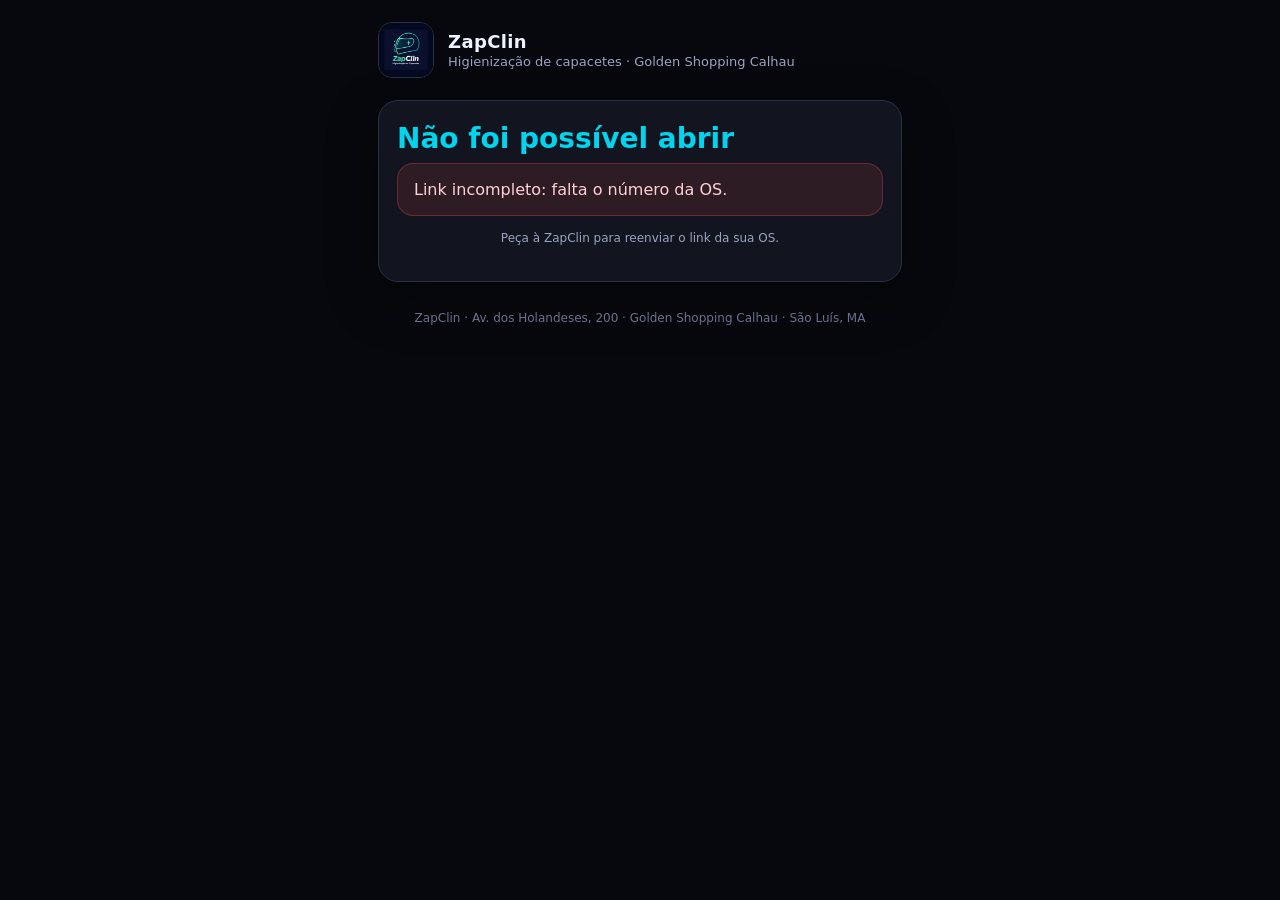
<file: aceite.html>
<!DOCTYPE html>
<html lang="pt-BR">
<head>
<meta charset="UTF-8">
<meta name="viewport" content="width=device-width,initial-scale=1,viewport-fit=cover">
<title>Aceite da OS · ZapClin</title>
<meta name="description" content="Confirme o aceite digital da sua ordem de serviço na ZapClin Higienização de Capacetes.">
<meta name="robots" content="noindex,nofollow">
<link rel="canonical" href="https://ribocg-a11y.github.io/zapclin/aceite.html">
<meta property="og:title" content="Aceite da OS · ZapClin">
<meta property="og:description" content="Confira os dados do seu capacete e confirme o aceite digital.">
<meta property="og:type" content="website">
<meta property="og:url" content="https://ribocg-a11y.github.io/zapclin/aceite.html">
<link rel="icon" href="favicon.ico">
<link rel="apple-touch-icon" href="apple-touch-icon.png">
<style>
  :root{
    --bg:#07080d;--card:#12151f;--line:#2a3142;--text:#eef2ff;--muted:#9aa3bf;
    --cyan:#00d4ee;--green:#17d982;--red:#ff6b7a;
  }
  *{box-sizing:border-box}
  html,body{margin:0;min-height:100%;background:var(--bg);color:var(--text);font-family:system-ui,-apple-system,"Segoe UI",Roboto,Arial,sans-serif}
  body{padding:env(safe-area-inset-top) 0 env(safe-area-inset-bottom)}
  .wrap{width:min(560px,100%);margin:0 auto;padding:22px 18px 40px}
  header{display:flex;align-items:center;gap:14px;margin-bottom:22px}
  header img{width:56px;height:56px;border-radius:14px;border:1px solid var(--line);background:#0a0f24}
  .brand{font-weight:800;font-size:18px;letter-spacing:.02em}
  .place{color:var(--muted);font-size:13px;margin-top:2px}
  .card{background:var(--card);border:1px solid var(--line);border-radius:20px;padding:22px 18px;box-shadow:0 18px 50px rgba(0,0,0,.35)}
  h1{margin:0 0 8px;color:var(--cyan);font-size:28px;line-height:1.15}
  .lead{color:var(--muted);line-height:1.45;margin:0 0 18px;font-size:15px}
  .box{border:1px solid var(--line);background:#0f1118;border-radius:16px;padding:14px;margin:12px 0}
  .lbl{font-size:11px;letter-spacing:.08em;text-transform:uppercase;color:#8b90ad}
  .val{font-size:20px;font-weight:800;margin-top:4px}
  .svc{border-top:1px solid var(--line);padding:12px 0}
  .svc:first-child{border-top:0;padding-top:0}
  .svc strong{display:block;color:#7eb0ff;margin-bottom:4px;font-size:13px}
  .obs{color:var(--muted);margin-top:4px;font-size:14px}
  .terms{font-size:14px;color:#cbd5e1;line-height:1.5;background:rgba(0,215,245,.07);border:1px solid rgba(0,215,245,.2);border-radius:16px;padding:14px;margin:16px 0}
  button{width:100%;border:0;border-radius:16px;background:linear-gradient(180deg,#2ee59a,#17d982);color:#04120b;font-weight:900;font-size:18px;min-height:58px;padding:16px;cursor:pointer}
  button:disabled{opacity:.55;cursor:wait}
  .ok{background:rgba(23,217,130,.12);border:1px solid rgba(23,217,130,.28);border-radius:16px;padding:18px;color:#d9ffe9;font-weight:800;text-align:center}
  .err{background:rgba(255,82,82,.12);border:1px solid rgba(255,82,82,.28);border-radius:16px;padding:16px;color:#ffd0d4}
  .hint{color:var(--muted);font-size:12px;text-align:center;margin-top:14px;line-height:1.4}
  footer{text-align:center;color:#68718e;font-size:12px;margin-top:28px;line-height:1.45}
  .sk{height:14px;border-radius:8px;background:linear-gradient(90deg,#1a1e2b,#252a3a,#1a1e2b);background-size:200% 100%;animation:sh 1.1s infinite}
  @keyframes sh{to{background-position:-200% 0}}
</style>
</head>
<body>
<main class="wrap">
  <header>
    <img src="icon-192.png" alt="ZapClin">
    <div>
      <div class="brand">ZapClin</div>
      <div class="place">Higienização de capacetes · Golden Shopping Calhau</div>
    </div>
  </header>
  <section class="card" id="app">
    <p class="lead">Carregando sua ordem de serviço…</p>
    <div class="box"><div class="sk"></div></div>
  </section>
  <footer>ZapClin · Av. dos Holandeses, 200 · Golden Shopping Calhau · São Luís, MA</footer>
</main>
<script>
(function(){
  var WEB_APP = 'https://script.google.com/macros/s/AKfycbx1MKIovW80bcjwRcqoGG88Oyh24N6UQdO9BjTcowMkq2iDLUiqhokUPQ2Hf_d5w_8yLg/exec';
  var app = document.getElementById('app');
  var os = parseInt((location.search.match(/[?&]os=([^&]*)/) || [])[1] || '0', 10) || 0;
  var busy = false;

  function esc(s){
    return String(s || '').replace(/&/g,'&amp;').replace(/</g,'&lt;').replace(/>/g,'&gt;').replace(/"/g,'&quot;');
  }
  function osFmt(n){ n = parseInt(n || 0, 10); return n ? '#' + String(n).padStart(6,'0') : '—'; }
  function brl(n){
    n = parseFloat(n || 0) || 0;
    return 'R$ ' + n.toFixed(2).replace('.', ',');
  }
  function telBR(tel){
    var d = String(tel || '').replace(/\D/g,'');
    if (d.indexOf('55') === 0 && d.length > 11) d = d.slice(2);
    if (d.length === 11) return '(' + d.slice(0,2) + ') ' + d.slice(2,7) + '-' + d.slice(7);
    if (d.length === 10) return '(' + d.slice(0,2) + ') ' + d.slice(2,6) + '-' + d.slice(6);
    return String(tel || '').trim() || 'Não informado';
  }
  function jsonp(action, params){
    params = params || {};
    return new Promise(function(resolve, reject){
      var cb = 'zcAceite_' + Date.now() + '_' + Math.floor(Math.random() * 99999);
      var t = setTimeout(function(){ cleanup(); reject(new Error('timeout')); }, 20000);
      function cleanup(){ clearTimeout(t); try { delete window[cb]; } catch(e){} if (s.parentNode) s.parentNode.removeChild(s); }
      window[cb] = function(d){ cleanup(); resolve(d); };
      var qs = 'action=' + encodeURIComponent(action) + '&callback=' + cb + '&t=' + Date.now();
      Object.keys(params).forEach(function(k){
        if (params[k] !== undefined && params[k] !== null) qs += '&' + encodeURIComponent(k) + '=' + encodeURIComponent(params[k]);
      });
      var s = document.createElement('script');
      s.onerror = function(){ cleanup(); reject(new Error('rede')); };
      s.src = WEB_APP + '?' + qs;
      document.head.appendChild(s);
    });
  }
  function servicosHtml(d){
    var svcs = d.servicos || [];
    var obs = d.observacoes || [];
    var html = '';
    for (var i = 0; i < svcs.length; i++){
      if (!svcs[i]) continue;
      var o = obs[i];
      if (Array.isArray(o)) o = o.filter(Boolean).join(', ');
      html += '<div class="svc"><strong>Capacete ' + (i + 1) + '</strong><span>' + esc(svcs[i]) + '</span>' +
        (o ? '<div class="obs">Condições: ' + esc(o) + '</div>' : '') + '</div>';
    }
    return html || '<div class="svc">Serviço registrado na OS.</div>';
  }
  function showOk(d, ja){
    document.title = 'Aceite confirmado · ZapClin';
    app.innerHTML =
      '<h1>Aceite confirmado</h1>' +
      '<p class="lead">' + (ja ? 'Esta OS já estava confirmada.' : 'Registramos sua confirmação da ' + esc(osFmt(d && d.os || os)) + '.') + ' Obrigado pela confiança na ZapClin.</p>' +
      '<div class="ok">Tudo certo. Pode fechar esta página.</div>';
  }
  function showErr(msg){
    app.innerHTML = '<h1>Não foi possível abrir</h1><div class="err">' + esc(msg) + '</div><p class="hint">Peça à ZapClin para reenviar o link da sua OS.</p>';
  }
  function showForm(d){
    document.title = 'Aceite da OS ' + osFmt(d.os) + ' · ZapClin';
    var ja = String((d.aceite && d.aceite.status) || '').toUpperCase() === 'CONFIRMADO';
    if (ja){ showOk(d, true); return; }
    app.innerHTML =
      '<h1>Aceite da OS ' + esc(osFmt(d.os)) + '</h1>' +
      '<p class="lead">Confira os dados do recebimento do capacete. O aceite confirma ciência das condições e autoriza a execução do serviço.</p>' +
      '<div class="box"><div class="lbl">Cliente</div><div class="val">' + esc(d.nome) + '</div>' +
      '<div class="lead" style="margin:6px 0 0">' + esc(telBR(d.telefone)) + ' · ' + esc(d.data || '') + ' ' + esc(d.hora || '') + '</div></div>' +
      '<div class="box"><div class="lbl">Serviços registrados</div>' + servicosHtml(d) + '</div>' +
      '<div class="box"><div class="lbl">Total</div><div class="val">' + esc(brl(d.total)) + '</div></div>' +
      '<div class="terms">Ao tocar em aceitar, declaro que conferi as informações da OS, condições registradas e serviço contratado, autorizando a ZapClin a executar o atendimento conforme descrito.</div>' +
      '<button type="button" id="btnAceite">Aceito as condições da OS</button>' +
      '<p class="hint">ZapClin Higienização · São Luís, MA</p>';
    document.getElementById('btnAceite').onclick = function(){
      if (busy) return;
      busy = true;
      this.disabled = true;
      this.textContent = 'Confirmando…';
      jsonp('confirmarAceiteOs', { os: d.os }).then(function(r){
        if (r && r.ok && String(r.status).toUpperCase() === 'CONFIRMADO') showOk(r, !!r.jaConfirmado);
        else showErr((r && r.error) || 'Não consegui registrar o aceite. Tente de novo.');
      }).catch(function(){
        busy = false;
        var b = document.getElementById('btnAceite');
        if (b){ b.disabled = false; b.textContent = 'Aceito as condições da OS'; }
        showErr('Falha de conexão ao confirmar. Abra esta página no Chrome ou Safari e tente outra vez.');
      });
    };
  }

  if (!os){ showErr('Link incompleto: falta o número da OS.'); return; }
  jsonp('dadosAceiteOs', { os: os }).then(function(d){
    if (d && d.ok && d.os) showForm(d);
    else if (d && d.error) showErr(d.error === 'OS nao encontrada' ? 'OS não encontrada. Confira o link enviado pela ZapClin.' : d.error);
    else showErr('O servidor ainda não reconhece esta página. A ZapClin precisa publicar a versão nova do sistema.');
  }).catch(function(){
    showErr('Não consegui carregar a OS. Verifique a internet e abra o link novamente.');
  });
})();
</script>
</body>
</html>
</file>
<file: zc-app.css>
/* Pacote Z.9 — estilos do app (extraído do index.html; zero mudança visual) */
  :root{--zc-bg:#07080d;--zc-surface:#10131b;--zc-card:#151924;--zc-card-2:#1b2130;--zc-card-3:#202838;--zc-line:#293144;--zc-line-soft:#202738;--zc-text:#f5f7ff;--zc-muted:#9aa3bf;--zc-muted-2:#68718e;--zc-brand:#00d4ee;--zc-brand-soft:rgba(0,212,238,.10);--zc-info:#5b8dff;--zc-success:#19d27f;--zc-warning:#ffae43;--zc-danger:#ff5967;--zc-money:#18db84;--zc-premium:#b879ff;--zc-panel:linear-gradient(180deg,rgba(255,255,255,.050),rgba(255,255,255,.018));--zc-shadow:0 18px 48px rgba(0,0,0,.26);--bg:var(--zc-bg);--surface:var(--zc-surface);--card:var(--zc-card);--border:var(--zc-line);--cyan:var(--zc-brand);--green:var(--zc-success);--yellow:#f4d35e;--red:var(--zc-danger);--orange:var(--zc-warning);--blue:var(--zc-info);--purple:var(--zc-premium);--text:var(--zc-text);--muted:var(--zc-muted);--radius:14px;--sb-w:240px;--font-head:'Syne',sans-serif;--font-body:'DM Sans',sans-serif;--font-data:'Inter','DM Sans',system-ui,sans-serif}
  *{box-sizing:border-box;margin:0;padding:0;-webkit-tap-highlight-color:transparent}
  body{background:var(--bg);color:var(--text);font-family:var(--font-body);min-height:100vh;overflow-x:hidden}

  /* ═══ SIDEBAR ═══ */
  .sb-overlay{position:fixed;inset:0;background:rgba(0,0,0,.6);z-index:199;opacity:0;pointer-events:none;transition:opacity .28s ease}
  .sb-overlay.open{opacity:1;pointer-events:all}
  .sidebar{position:fixed;top:0;left:0;bottom:0;width:var(--sb-w);background:linear-gradient(180deg,#0d0d1a 0%,#0a0a0f 100%);border-right:1px solid var(--border);z-index:200;display:flex;flex-direction:column;overflow-y:auto;transition:transform .28s cubic-bezier(.4,0,.2,1)}
  /* Logo area */
  .sb-logo-area{display:flex;align-items:center;gap:10px;padding:20px 16px 16px;border-bottom:1px solid var(--border);flex-shrink:0}
  .sb-logo-img{width:36px;height:36px;border-radius:9px;object-fit:cover;flex-shrink:0;box-shadow:0 0 12px rgba(0,229,255,.2)}
  .sb-brand-wrap{display:flex;flex-direction:column}
  .sb-brand-name{font-family:var(--font-head);font-size:17px;font-weight:800;line-height:1;letter-spacing:0}
  .sb-brand-z{color:var(--cyan)}
  .sb-brand-c{color:#fff}
  .sb-status{display:flex;align-items:center;gap:5px;margin-top:3px}
  .sb-dot{width:7px;height:7px;border-radius:50%;flex-shrink:0;transition:background .3s}
  .sb-online{background:var(--green);box-shadow:0 0 6px var(--green)}
  .sb-offline{background:var(--red)}
  .sb-status-txt{font-size:10px;color:var(--muted);letter-spacing:.3px}
  /* Nav */
  .sb-nav{padding:12px 10px;flex:1}
  .sb-section-label{font-size:9px;color:var(--muted);text-transform:uppercase;letter-spacing:1.5px;padding:8px 10px 4px;font-weight:600}
  .sb-btn{width:100%;display:flex;align-items:center;gap:10px;padding:10px 12px;border:none;border-radius:12px;background:none;color:var(--muted);font-family:var(--font-head);font-size:13px;font-weight:600;cursor:pointer;transition:all .15s;text-align:left;margin-bottom:3px;-webkit-user-select:none}
  .sb-btn:hover{background:rgba(255,255,255,.04);color:var(--text)}
  .sb-btn:active{transform:scale(.97)}
  .sb-btn.active{background:rgba(0,229,255,.1);color:var(--cyan);border:1px solid rgba(0,229,255,.2)}
  .sb-icon{font-size:17px;width:22px;text-align:center;flex-shrink:0}
  .sb-badge{background:var(--red);color:#fff;border-radius:10px;min-width:16px;height:16px;font-size:9px;display:none;align-items:center;justify-content:center;font-weight:800;padding:0 3px;margin-left:auto}
  /* Admin section - Fase 3 */
  .sb-admin-section{display:none}
  .sb-admin-section.visible{display:block}
  .sb-divider{font-size:9px;color:var(--muted);text-transform:uppercase;letter-spacing:1.5px;padding:10px 12px 4px;font-weight:600;margin-top:4px}
  /* Footer */
  .sb-footer{padding:12px 10px;border-top:1px solid var(--border);flex-shrink:0}
  .sb-admin-bar{display:none;align-items:center;justify-content:space-between;background:rgba(68,138,255,.1);border:1px solid rgba(68,138,255,.25);border-radius:12px;padding:8px 12px;margin-bottom:8px;font-size:12px;color:var(--blue)}
  .sb-admin-bar.visible{display:flex}
  .sb-sair{background:none;border:none;color:var(--muted);font-size:12px;cursor:pointer;font-family:var(--font-head)}
  .sb-gerenciar{width:100%;padding:10px 12px;background:rgba(255,255,255,.04);border:1px solid var(--border);border-radius:12px;color:var(--muted);font-family:var(--font-head);font-size:12px;font-weight:600;cursor:pointer;display:flex;align-items:center;gap:8px;-webkit-user-select:none;transition:all .15s}
  .sb-gerenciar:hover{background:rgba(255,255,255,.07);color:var(--text)}
  .sb-gerenciar:active{transform:scale(.97)}
  .sb-gerenciar.active{background:rgba(0,229,255,.1);color:var(--cyan);border:1px solid rgba(0,229,255,.2)}

  /* ═══ LAYOUT ═══ */
  .app-layout{display:block;min-height:100vh}
  .content-area{margin-left:var(--sb-w);min-height:100vh}

  /* ═══ MOBILE HEADER ═══ */
  .mobile-header{display:none;align-items:center;justify-content:space-between;padding:44px 16px 12px;background:linear-gradient(135deg,#0d0d1a,#111124);border-bottom:1px solid var(--border);flex-shrink:0;position:sticky;top:0;z-index:50}
  .mh-hamburger{background:var(--card);border:1px solid var(--border);border-radius:10px;color:var(--text);width:38px;height:38px;font-size:19px;cursor:pointer;display:flex;align-items:center;justify-content:center}
  .mh-hamburger:active{background:var(--surface)}
  .mh-title{font-family:var(--font-head);font-size:16px;font-weight:700;color:var(--text);display:flex;align-items:center;gap:7px}
  .mh-version{font-size:10px;color:var(--cyan);background:rgba(0,229,255,.08);border:1px solid rgba(0,229,255,.22);border-radius:999px;padding:3px 7px;line-height:1;font-weight:700}
  .mh-spacer{width:38px}

  /* ═══ PAGES ═══ */
  .page{display:none;padding:24px;width:100%;box-sizing:border-box}
  .page.active{display:block;animation:fadeIn .3s ease}
  @keyframes fadeIn{from{opacity:0;transform:translateY(8px)}to{opacity:1;transform:translateY(0)}}
  #page-home{padding:0}




  /* ═══ PAINEL ADMIN ═══ */
  .admin-atalhos{display:flex;flex-direction:column;gap:10px}
  .atalho-card{background:var(--card);border:1px solid var(--border);border-radius:16px;padding:14px 16px;display:flex;align-items:center;gap:12px;cursor:pointer;transition:all .15s;-webkit-user-select:none}
  .atalho-card:active{transform:scale(.98);background:var(--surface)}
  .atalho-icon{font-size:24px;width:36px;text-align:center;flex-shrink:0}
  .atalho-info{flex:1}
  .atalho-title{font-family:var(--font-head);font-size:14px;font-weight:700;color:var(--text)}
  .atalho-sub{font-size:12px;color:var(--muted);margin-top:2px}
  .atalho-arr{font-size:18px;color:var(--muted);font-weight:700}
  /* ═══ PIN MODAL ═══ */
  .pin-overlay{position:fixed;inset:0;background:rgba(0,0,0,.75);z-index:800;display:none;align-items:flex-end;justify-content:center;padding-bottom:0}
  .pin-overlay.show{display:flex;animation:fadeIn .25s ease}
  .pin-sheet{background:var(--card);border:1px solid var(--border);border-radius:28px 28px 0 0;padding:20px 24px 40px;width:100%;max-width:420px;text-align:center}
  .pin-handle{width:40px;height:4px;background:var(--border);border-radius:4px;margin:0 auto 20px}
  .pin-icon{font-size:36px;margin-bottom:10px}
  .pin-title{font-family:var(--font-head);font-size:18px;font-weight:800;color:var(--text);margin-bottom:4px}
  .pin-sub{font-size:13px;color:var(--muted);margin-bottom:20px}
  .pin-display{display:flex;justify-content:center;gap:14px;margin-bottom:24px}
  .pin-dot{width:16px;height:16px;border-radius:50%;border:2px solid var(--border);transition:all .15s}
  .pin-dot.filled{background:var(--cyan);border-color:var(--cyan);box-shadow:0 0 8px var(--cyan)}
  .pin-dot.error{background:var(--red);border-color:var(--red);animation:shake .3s ease}
  @keyframes shake{0%,100%{transform:translateX(0)}25%{transform:translateX(-4px)}75%{transform:translateX(4px)}}
  .pin-grid{display:grid;grid-template-columns:repeat(3,1fr);gap:10px;max-width:260px;margin:0 auto}
  .pin-btn{height:60px;border:2px solid var(--border);border-radius:14px;background:var(--surface);font-size:22px;font-weight:700;cursor:pointer;color:var(--text);font-family:var(--font-head);transition:all .1s;-webkit-user-select:none}
  .pin-btn:active{background:rgba(0,229,255,.15);border-color:var(--cyan);transform:scale(.93)}
  .pin-btn.del{font-size:18px;color:var(--muted)}
  .pin-btn.cancel{font-size:16px;color:var(--muted)}
  /* Admin badge */
  .admin-badge{background:linear-gradient(135deg,var(--blue),#1565c0);border-radius:14px;padding:14px 20px;margin-bottom:24px;display:flex;align-items:center;justify-content:space-between;width:100%}
  .admin-badge-left{font-family:var(--font-head);font-size:13px;font-weight:700;color:#fff}
  .admin-badge-timer{font-size:12px;color:rgba(255,255,255,.8);margin-top:2px}
  .admin-badge-sair{background:rgba(255,255,255,.15);border:1px solid rgba(255,255,255,.3);border-radius:9px;color:#fff;font-family:var(--font-head);font-size:12px;font-weight:700;padding:6px 14px;cursor:pointer}
  .admin-badge-sair:active{background:rgba(255,255,255,.25)}
  /* ═══ HOME TOPO OPERACIONAL ═══ */
  .home-topo{display:flex;align-items:center;justify-content:space-between;padding:20px 20px 16px;gap:12px}
  .home-topo-greeting{font-family:var(--font-head);font-size:22px;font-weight:800;color:var(--text)}
  .home-topo-sub{font-size:12px;color:var(--muted);margin-top:3px}
  .home-date-pill{background:var(--card);border:1px solid var(--border);border-radius:20px;padding:6px 14px;font-size:12px;color:var(--muted);flex-shrink:0;white-space:nowrap}
  /* [v4.3 MOBILE]
     Remove o botão Home duplicado no topo mobile e usa o espaço direito para exibir a data. */
  .mh-date{background:var(--card);border:1px solid var(--border);border-radius:18px;color:var(--muted);padding:6px 10px;font-size:11px;line-height:1;white-space:nowrap;min-width:72px;text-align:center}
  .page{scroll-margin-top:70px}

  /* ═══ MOBILE RESPONSIVE ═══ */
  @media(max-width:768px){
    .sidebar{transform:translateX(-100%)}
    .sidebar.open{transform:translateX(0);box-shadow:4px 0 32px rgba(0,0,0,.6)}
    .content-area{margin-left:0!important;width:100%}
    .mobile-header{display:flex!important}
    .page{padding:16px;padding-bottom:calc(24px + env(safe-area-inset-bottom,0px))}
    #page-home{padding:0}
    .home-topo{padding:16px 16px 12px}
    .home-wrap{padding:0 16px 20px}
    .kpi-grid{grid-template-columns:1fr 1fr;gap:8px}
    .home-grid{gap:8px}
    .home-card{padding:16px 12px 14px}
    .admin-atalhos{gap:8px}
    .atalho-card{padding:12px 14px}
    .section-title{margin-top:16px}
    .section-title:first-child{margin-top:0}
    .mobile-header{padding-top:calc(40px + env(safe-area-inset-top,0px))}
    .sidebar{padding-top:env(safe-area-inset-top,0px)}
  }
  @media(min-width:769px){
    .sb-overlay{display:none!important}
    .mobile-header{display:none!important}
  }

  /* ═══ TODAS AS CLASSES DE PÁGINA (v3.11 preservadas) ═══ */
  .section-title{font-family:var(--font-head);font-size:11px;font-weight:700;color:var(--muted);text-transform:uppercase;letter-spacing:2px;margin-bottom:14px;margin-top:24px}
  .section-title:first-child{margin-top:0}
  .service-card{background:var(--card);border:1px solid var(--border);border-radius:var(--radius);padding:14px 16px;margin-bottom:10px;display:flex;align-items:flex-start;gap:14px;cursor:pointer;transition:all .2s ease;position:relative;overflow:hidden;-webkit-user-select:none;user-select:none}
  .service-card::before{content:'';position:absolute;inset:0;background:linear-gradient(135deg,rgba(0,229,255,.05),transparent);opacity:0;transition:opacity .2s}
  .service-card.selected{border-color:var(--cyan);background:rgba(0,229,255,.06);box-shadow:0 0 20px rgba(0,229,255,.1)}
  .service-card.selected::before{opacity:1}
  .service-card:active{transform:scale(.98)}
  .svc-icon{font-size:28px;width:48px;height:48px;background:var(--surface);border-radius:12px;display:flex;align-items:center;justify-content:center;flex-shrink:0;border:1px solid var(--border)}
  .service-card.selected .svc-icon{background:rgba(0,229,255,.1);border-color:rgba(0,229,255,.3)}
  .svc-info{flex:1;min-width:0}
  .svc-name{font-family:var(--font-head);font-size:15px;font-weight:600;color:var(--text);white-space:nowrap;overflow:hidden;text-overflow:ellipsis}
  .svc-cat{font-size:11px;color:var(--muted);margin-top:2px}
  .svc-desc{font-size:11px;color:var(--muted);margin-top:4px;line-height:1.35;display:-webkit-box;-webkit-line-clamp:2;-webkit-box-orient:vertical;overflow:hidden}
  .svc-meta{font-size:10px;color:var(--cyan);margin-top:3px;line-height:1.3;opacity:.9}
  .svc-price{font-family:var(--font-head);font-size:18px;font-weight:700;color:var(--green);flex-shrink:0;margin-top:2px}
  .svc-check{width:24px;height:24px;border:2px solid var(--border);border-radius:50%;display:flex;align-items:center;justify-content:center;transition:all .2s;flex-shrink:0}
  .service-card.selected .svc-check{background:var(--cyan);border-color:var(--cyan);box-shadow:0 0 12px rgba(0,229,255,.4)}
  .check-icon{display:none;font-size:13px}
  .service-card.selected .check-icon{display:block}
  .total-bar{background:var(--card);border:1px solid var(--border);border-radius:var(--radius);padding:18px 20px;margin-top:20px;display:flex;align-items:center;justify-content:space-between}
  .total-label{font-size:13px;color:var(--muted)}
  .total-count{font-size:12px;color:var(--muted);margin-top:3px}
  .total-value{font-family:var(--font-head);font-size:28px;font-weight:800;color:var(--cyan);text-shadow:0 0 20px rgba(0,229,255,.3)}
  .save-btn{width:100%;padding:18px;margin-top:16px;background:linear-gradient(135deg,var(--green),#00c853);border:none;border-radius:var(--radius);color:#000;font-family:var(--font-head);font-size:16px;font-weight:800;cursor:pointer;transition:all .2s;box-shadow:0 4px 24px rgba(0,230,118,.3);display:flex;align-items:center;justify-content:center;gap:8px;-webkit-user-select:none}
  .save-btn:active{transform:scale(.97)}
  .save-btn:disabled{background:var(--card);color:var(--muted);box-shadow:none;cursor:not-allowed}
  .save-btn.orange{background:linear-gradient(135deg,var(--orange),#e65100);box-shadow:0 4px 24px rgba(255,145,0,.3);color:#fff}
  .save-btn.blue{background:linear-gradient(135deg,var(--blue),#1565c0);box-shadow:0 4px 24px rgba(68,138,255,.3);color:#fff}
  .sync-btn{width:100%;padding:14px;margin-bottom:12px;background:linear-gradient(135deg,var(--orange),#e65100);border:none;border-radius:var(--radius);color:#fff;font-family:var(--font-head);font-size:14px;font-weight:700;cursor:pointer;display:none;align-items:center;justify-content:center;gap:8px;box-shadow:0 4px 16px rgba(255,145,0,.3)}
  .sync-btn:active{transform:scale(.97)}
  .kpi-grid{display:grid;grid-template-columns:1fr 1fr;gap:12px;margin-bottom:20px}
  .kpi-card{background:var(--card);border:1px solid var(--border);border-radius:var(--radius);padding:16px;position:relative;overflow:hidden}
  .kpi-card::after{content:'';position:absolute;top:0;left:0;right:0;height:2px}
  .kpi-card.cyan::after{background:var(--cyan);box-shadow:0 0 10px var(--cyan)}
  .kpi-card.green::after{background:var(--green);box-shadow:0 0 10px var(--green)}
  .kpi-card.yellow::after{background:var(--yellow)}
  .kpi-card.red::after{background:var(--red);box-shadow:0 0 10px var(--red)}
  .kpi-label{font-size:10px;color:var(--muted);text-transform:uppercase;letter-spacing:1px;margin-bottom:8px}
  .kpi-value{font-family:var(--font-head);font-size:20px;font-weight:800;line-height:1}
  .kpi-value.cyan{color:var(--cyan)} .kpi-value.green{color:var(--green)} .kpi-value.yellow{color:var(--yellow)} .kpi-value.red{color:var(--red)}
  .kpi-sub{font-size:10px;color:var(--muted);margin-top:4px}
  .lanc-item{background:var(--card);border:1px solid var(--border);border-radius:14px;padding:14px 16px;margin-bottom:8px;display:flex;align-items:center;gap:12px}
  .lanc-dot{width:8px;height:8px;border-radius:50%;background:var(--cyan);flex-shrink:0;box-shadow:0 0 8px var(--cyan)}
  .lanc-dot.red{background:var(--red);box-shadow:0 0 8px var(--red)}
  .lanc-info{flex:1;min-width:0}
  .lanc-svc{font-size:14px;font-weight:600;color:var(--text);white-space:nowrap;overflow:hidden;text-overflow:ellipsis}
  .lanc-meta{font-size:11px;color:var(--muted);margin-top:2px}
  .lanc-val{font-family:var(--font-head);font-size:15px;font-weight:700;color:var(--green);flex-shrink:0}
  .lanc-val.red{color:var(--red)}
  .rank-item{background:var(--card);border:1px solid var(--border);border-radius:14px;padding:14px 16px;margin-bottom:8px;display:flex;align-items:center;gap:12px}
  .rank-num{font-family:var(--font-head);font-size:18px;font-weight:800;color:var(--muted);width:28px;text-align:center;flex-shrink:0}
  .rank-num.gold{color:#ffd700} .rank-num.silver{color:#c0c0c0} .rank-num.bronze{color:#cd7f32}
  .rank-info{flex:1}
  .rank-name{font-size:14px;font-weight:600;color:var(--text)}
  .rank-bar-wrap{margin-top:6px;background:var(--surface);border-radius:4px;height:4px;overflow:hidden}
  .rank-bar{height:100%;background:linear-gradient(90deg,var(--cyan),var(--blue));border-radius:4px}
  .rank-bar.red{background:linear-gradient(90deg,var(--red),var(--orange))}
  .rank-stats{text-align:right;flex-shrink:0}
  .rank-val{font-family:var(--font-head);font-size:14px;font-weight:700;color:var(--green)}
  .rank-val.red{color:var(--red)}
  .rank-qtd{font-size:11px;color:var(--muted);margin-top:2px}
  .balanco-card{background:var(--card);border:1px solid var(--border);border-radius:var(--radius);padding:20px;margin-bottom:16px}
  .balanco-row{display:flex;justify-content:space-between;align-items:center;padding:10px 0;border-bottom:1px solid var(--border);font-size:14px}
  .balanco-row:last-child{border-bottom:none;margin-top:8px;padding-top:14px}
  .balanco-label{color:var(--muted)}
  .balanco-val{font-family:var(--font-head);font-weight:700}
  .balanco-val.green{color:var(--green)} .balanco-val.red{color:var(--red)} .balanco-val.cyan{color:var(--cyan)} .balanco-val.yellow{color:var(--yellow)}
  .form-group{margin-bottom:16px}
  .form-label{font-size:11px;color:var(--muted);text-transform:uppercase;letter-spacing:1px;margin-bottom:8px;display:block}
  .form-input{width:100%;background:var(--surface);border:1px solid var(--border);border-radius:12px;color:var(--text);font-family:var(--font-body);font-size:15px;padding:14px 16px;outline:none;transition:border-color .2s;-webkit-appearance:none}
  .form-input:focus{border-color:var(--orange)}
  .form-input.blue:focus{border-color:var(--blue)}
  .form-input::placeholder{color:var(--muted)}
  select.form-input{cursor:pointer}
  .cat-badge{display:inline-block;background:rgba(255,145,0,.15);color:var(--orange);border:1px solid rgba(255,145,0,.3);border-radius:20px;padding:4px 12px;font-size:12px;font-weight:600;margin-top:8px}
  .cap-card{background:var(--surface);border:1px solid var(--border);border-radius:16px;padding:14px;margin-bottom:12px;transition:border-color .2s}
  .cap-card.completo{border-color:rgba(68,138,255,.5)}
  .cap-card-header{display:flex;align-items:center;justify-content:space-between;margin-bottom:12px}
  .cap-num-label{font-family:var(--font-head);font-size:13px;font-weight:700;color:var(--blue)}
  .cap-price-badge{font-family:var(--font-head);font-size:13px;font-weight:700;color:var(--green)}
  .cap-body{display:grid;grid-template-columns:72px 1fr;gap:12px;align-items:start}
  .foto-box-sm{width:72px;height:72px;background:var(--card);border:2px dashed var(--border);border-radius:12px;display:flex;align-items:center;justify-content:center;cursor:pointer;transition:all .2s;position:relative;overflow:hidden;flex-shrink:0;-webkit-user-select:none}
  .foto-box-sm.selecionada{border-color:var(--blue);border-style:solid;background:rgba(68,138,255,.06)}
  .foto-box-sm .foto-thumb{width:100%;height:100%;object-fit:cover;position:absolute;inset:0;display:none}
  .foto-box-sm.selecionada .foto-thumb{display:block}
  .foto-box-sm .foto-check-badge{position:absolute;top:3px;right:3px;background:var(--blue);border-radius:50%;width:16px;height:16px;display:none;align-items:center;justify-content:center;font-size:9px;color:#fff}
  .foto-box-sm.selecionada .foto-check-badge{display:flex}
  .foto-placeholder-sm{display:flex;flex-direction:column;align-items:center;gap:2px;pointer-events:none}
  .foto-box-sm.selecionada .foto-placeholder-sm{display:none}
  .cap-form{display:flex;flex-direction:column;gap:8px}
  .cap-svc-select{font-size:13px;padding:10px 12px}
  .stepper-wrap{display:flex;align-items:center;justify-content:space-between;background:var(--surface);border:1px solid rgba(68,138,255,.4);border-radius:14px;padding:8px 12px;margin-bottom:16px}
  .stepper-label{font-size:13px;color:var(--muted)}
  .stepper-ctrl{display:flex;align-items:center}
  .stepper-btn{width:40px;height:40px;border:none;border-radius:10px;background:rgba(68,138,255,.15);color:var(--blue);font-size:22px;font-weight:700;cursor:pointer;display:flex;align-items:center;justify-content:center;transition:all .15s;-webkit-user-select:none;user-select:none}
  .stepper-btn:active{background:rgba(68,138,255,.35);transform:scale(.93)}
  .stepper-btn:disabled{opacity:.3;cursor:not-allowed}
  .stepper-val{font-family:var(--font-head);font-size:26px;font-weight:800;color:var(--blue);width:52px;text-align:center;line-height:1}
  .chips-wrap{display:flex;flex-wrap:wrap;gap:6px;margin-top:8px}
  .chip{padding:6px 11px;border-radius:20px;border:1px solid var(--border);background:var(--card);color:var(--muted);font-size:11px;font-weight:600;cursor:pointer;transition:all .15s;-webkit-user-select:none;user-select:none}
  .chip:active{transform:scale(.95)}
  .chip.ativo{background:rgba(68,138,255,.15);border-color:var(--blue);color:var(--blue)}
  .chip.chip-outro{border-style:dashed}
  .chip.chip-outro.ativo{background:rgba(255,145,0,.12);border-color:var(--orange);color:var(--orange);border-style:solid}
  .cap-obs-outro{font-size:13px;padding:9px 12px;margin-top:8px;display:none}
  .total-cliente-row{display:flex;align-items:center;justify-content:space-between;background:var(--card);border:1px solid var(--border);border-radius:14px;padding:14px 16px;margin:16px 0 12px}
  .total-cli-label{font-size:13px;color:var(--muted)}
  .total-cli-val{font-family:var(--font-head);font-size:22px;font-weight:800;color:var(--green)}
  .toggle-row{display:flex;align-items:center;justify-content:space-between;padding:12px 16px;background:rgba(68,138,255,.06);border:1px solid rgba(68,138,255,.2);border-radius:14px;margin-bottom:4px}
  .toggle-label{font-size:13px;color:var(--text);flex:1;padding-right:12px}
  .toggle-label small{display:block;color:var(--muted);font-size:11px;margin-top:2px}
  .toggle{position:relative;display:inline-block;width:44px;height:24px;flex-shrink:0}
  .toggle input{opacity:0;width:0;height:0}
  .toggle-slider{position:absolute;cursor:pointer;inset:0;background:var(--border);border-radius:24px;transition:.2s}
  .toggle-slider:before{content:'';position:absolute;height:18px;width:18px;left:3px;bottom:3px;background:#fff;border-radius:50%;transition:.2s}
  input:checked+.toggle-slider{background:var(--blue);box-shadow:0 0 10px rgba(68,138,255,.4)}
  input:checked+.toggle-slider:before{transform:translateX(20px)}
  .upload-progress{background:var(--card);border:1px solid var(--border);border-radius:14px;padding:16px;margin-top:14px;display:none}
  .progress-label{font-size:12px;color:var(--muted);margin-bottom:10px;text-align:center}
  .progress-bar-wrap{background:var(--surface);border-radius:6px;height:8px;overflow:hidden}
  .progress-bar{height:100%;background:linear-gradient(90deg,var(--blue),var(--cyan));border-radius:6px;transition:width .4s ease;width:0%}
  .search-wrap{position:relative;margin-bottom:16px}
  .search-input{width:100%;background:var(--card);border:1px solid var(--border);border-radius:14px;color:var(--text);font-family:var(--font-body);font-size:14px;padding:13px 16px 13px 42px;outline:none;transition:border-color .2s;-webkit-appearance:none}
  .search-input:focus{border-color:var(--blue)}
  .search-input::placeholder{color:var(--muted)}
  .search-icon{position:absolute;left:14px;top:50%;transform:translateY(-50%);font-size:16px;pointer-events:none}
  .cliente-item{background:var(--card);border:1px solid var(--border);border-radius:16px;padding:14px 16px;margin-bottom:10px;transition:border-color .2s}
  .cliente-item.status-pronto{border-color:rgba(0,230,118,.4)}
  .cliente-item.status-entregue{opacity:.6}
  .cliente-item.status-cancelado,.lanc-item.cancelado{opacity:.52;border-color:rgba(255,68,68,.35)}
  .cliente-item.vip-beneficio{border-color:rgba(184,108,255,.55);background:linear-gradient(135deg,rgba(184,108,255,.13),rgba(23,217,130,.05),rgba(255,255,255,.02));box-shadow:0 0 0 1px rgba(184,108,255,.12),0 18px 44px rgba(184,108,255,.08)}
  .cliente-item:has(.info-badge.desconto){border-color:rgba(184,108,255,.48);background:linear-gradient(135deg,rgba(184,108,255,.10),rgba(23,217,130,.04),rgba(255,255,255,.02))}
  .cli-top{display:flex;align-items:center;gap:8px;margin-bottom:10px}
  .visita-badge{font-size:10px;font-weight:700;padding:3px 8px;border-radius:20px;background:rgba(171,71,188,.2);color:var(--purple);border:1px solid rgba(171,71,188,.3)}
  .visita-badge.primeira{background:rgba(255,215,0,.15);color:#ffd700;border-color:rgba(255,215,0,.3)}
  .status-badge{font-size:10px;font-weight:700;padding:3px 10px;border-radius:20px;margin-left:auto}
  .status-badge.andamento{background:rgba(255,145,0,.15);color:var(--orange);border:1px solid rgba(255,145,0,.3)}
  .status-badge.pronto{background:rgba(0,230,118,.15);color:var(--green);border:1px solid rgba(0,230,118,.4);animation:pulseGreen 2s infinite}
  .status-badge.entregue{background:rgba(107,107,138,.15);color:var(--muted);border:1px solid var(--border)}
  .status-badge.cancelado{background:rgba(255,68,68,.15);color:var(--red);border:1px solid rgba(255,68,68,.35)}
  @keyframes pulseGreen{0%,100%{box-shadow:0 0 0 0 rgba(0,230,118,.4)}50%{box-shadow:0 0 0 4px rgba(0,230,118,0)}}
  .cli-header{display:flex;align-items:center;gap:10px;margin-bottom:10px}
  .cli-avatar{width:40px;height:40px;background:linear-gradient(135deg,var(--blue),var(--purple));border-radius:10px;display:flex;align-items:center;justify-content:center;font-size:14px;font-weight:800;color:#fff;flex-shrink:0;font-family:var(--font-head)}
  .cli-nome{font-family:var(--font-head);font-size:15px;font-weight:700;color:var(--text)}
  .cli-tel{font-size:12px;color:var(--muted);margin-top:1px}
  .cli-total{font-family:var(--font-head);font-size:16px;font-weight:800;color:var(--green);margin-left:auto;flex-shrink:0}
  .cli-total-wrap{margin-left:auto;text-align:right;flex-shrink:0}
  .cli-total-old{font-size:10px;color:var(--muted);text-decoration:line-through;margin-bottom:2px}
  .cli-total-label{font-size:9px;text-transform:uppercase;letter-spacing:.08em;color:var(--purple);font-weight:800}
  .cli-servicos{margin-bottom:10px}
  .cli-svc-item{display:flex;align-items:flex-start;gap:6px;padding:5px 0;border-bottom:1px solid rgba(42,42,58,.5);font-size:12px}
  .cli-svc-item:last-child{border-bottom:none}
  .cli-svc-nome{color:var(--cyan);font-weight:600;flex-shrink:0}
  .cli-svc-obs{color:var(--muted);font-style:italic}
  .cli-footer{display:flex;align-items:center;gap:8px;margin-bottom:10px;flex-wrap:wrap}
  .cli-data{font-size:11px;color:var(--muted)}
  .tempo-badge{display:inline-flex;align-items:center;gap:4px;font-size:11px;font-weight:800;border-radius:20px;padding:3px 10px;border:1px solid var(--border);white-space:nowrap}
  .tempo-badge.ok{background:rgba(0,230,118,.12);color:var(--green);border-color:rgba(0,230,118,.3)}
  .tempo-badge.warn{background:rgba(255,145,0,.12);color:var(--orange);border-color:rgba(255,145,0,.3)}
  .tempo-badge.late{background:rgba(255,68,68,.12);color:var(--red);border-color:rgba(255,68,68,.35)}
  .tempo-badge.done{background:rgba(107,107,138,.12);color:var(--muted);border-color:var(--border)}
  .cli-link{font-size:11px;color:var(--blue);text-decoration:none;display:flex;align-items:center;gap:3px}
  .cli-actions{display:flex;gap:6px;flex-wrap:wrap}
  .cli-btn{padding:7px 12px;border:none;border-radius:10px;font-family:var(--font-head);font-size:11px;font-weight:700;cursor:pointer;transition:all .2s;-webkit-user-select:none}
  .cli-btn:active{transform:scale(.95)}
  .cli-btn.green{background:rgba(0,230,118,.15);color:var(--green);border:1px solid rgba(0,230,118,.3)}
  .cli-btn.gray{background:rgba(107,107,138,.15);color:var(--muted);border:1px solid var(--border)}
  .cli-btn.orange{background:rgba(255,145,0,.15);color:var(--orange);border:1px solid rgba(255,145,0,.3)}
  .cli-btn.wa{background:rgba(37,211,102,.15);color:#25D366;border:1px solid rgba(37,211,102,.3)}
  .cli-btn.blue{background:rgba(68,138,255,.15);color:var(--blue);border:1px solid rgba(68,138,255,.3)}
  .cli-caps-badge{background:rgba(68,138,255,.15);color:var(--blue);border:1px solid rgba(68,138,255,.3);border-radius:20px;padding:3px 10px;font-size:11px;font-weight:600}
  .item-menu-wrap{position:relative;margin-left:auto}
  .icon-action{width:34px;height:34px;border:1px solid var(--border);border-radius:10px;background:var(--surface);color:var(--text);font-size:18px;display:flex;align-items:center;justify-content:center;cursor:pointer}
  .item-menu{display:none;position:absolute;right:0;top:38px;z-index:120;background:#151520;border:1px solid var(--border);border-radius:12px;min-width:190px;padding:6px;box-shadow:0 12px 28px rgba(0,0,0,.45)}
  .item-menu.show{display:block}
  .item-menu button{width:100%;border:none;background:none;color:var(--text);font-family:var(--font-body);font-size:13px;text-align:left;padding:9px 10px;border-radius:9px;cursor:pointer}
  .item-menu button:active{background:rgba(255,255,255,.08)}
  .item-menu button.danger{color:var(--red)}
  .cache-aviso{background:rgba(255,145,0,.1);border:1px solid rgba(255,145,0,.3);border-radius:12px;padding:10px 14px;margin-bottom:14px;font-size:12px;color:var(--orange);display:none}
  .pico-item{display:flex;align-items:center;gap:10px;padding:10px 0;border-bottom:1px solid var(--border);font-size:13px}
  .pico-item:last-child{border-bottom:none}
  .pico-hora{color:var(--cyan);font-weight:600;width:70px;flex-shrink:0}
  .pico-bar-wrap{flex:1;background:var(--surface);border-radius:4px;height:6px}
  .pico-bar{height:100%;background:linear-gradient(90deg,var(--cyan),var(--blue));border-radius:4px}
  .pico-qtd{color:var(--muted);font-size:11px;width:50px;text-align:right}
  .config-card{background:var(--card);border:1px solid var(--border);border-radius:var(--radius);padding:20px;margin-bottom:12px}
  .config-input{width:100%;background:var(--surface);border:1px solid var(--border);border-radius:10px;color:var(--text);font-family:var(--font-body);font-size:13px;padding:12px 14px;outline:none;transition:border-color .2s}
  .config-input:focus{border-color:var(--cyan)}
  .info-row{display:flex;justify-content:space-between;align-items:center;padding:10px 0;border-bottom:1px solid var(--border);font-size:13px}
  .info-row:last-child{border-bottom:none}
  .info-key{color:var(--muted)} .info-val{color:var(--text);font-weight:600} .info-val.green{color:var(--green)}
  /* Home screen */
  .home-wrap{padding:0 20px 20px}
  .home-date-pill{margin-left:auto;background:var(--card);border:1px solid var(--border);border-radius:20px;padding:6px 12px;font-size:11px;color:var(--muted);flex-shrink:0}
  .home-stats{display:grid;grid-template-columns:1fr 1fr;gap:10px;margin-bottom:22px}
  .home-stat{background:var(--card);border:1px solid var(--border);border-radius:18px;padding:14px 16px;position:relative;overflow:hidden}
  .home-stat::after{content:'';position:absolute;top:0;left:0;right:0;height:2px}
  .hs-cyan::after{background:var(--cyan);box-shadow:0 0 14px var(--cyan)}
  .hs-green::after{background:var(--green);box-shadow:0 0 14px var(--green)}
  .hs-label{font-size:9px;color:var(--muted);text-transform:uppercase;letter-spacing:1px;margin-bottom:6px}
  .hs-val{font-family:var(--font-head);font-size:22px;font-weight:800}
  .hs-val.cyan{color:var(--cyan)}
  .hs-val.green{color:var(--green)}
  .hs-val.orange{color:var(--orange)}
  .hs-sub{font-size:10px;color:var(--muted);margin-top:4px}
  .home-source-note{display:none;margin:-8px 0 20px;padding:10px 12px;border:1px solid rgba(0,212,238,.18);background:rgba(0,212,238,.06);border-radius:14px;color:#b8c7ff;font-size:11px;line-height:1.35}
  .home-source-note.show{display:block}
  .hs-orange::after{background:var(--orange);box-shadow:0 0 14px var(--orange)}
  .home-sec-label{font-size:9px;color:var(--muted);text-transform:uppercase;letter-spacing:2px;margin-bottom:12px}
  .home-grid{display:grid;grid-template-columns:1fr 1fr;gap:10px}
  .home-card{background:var(--card);border:1px solid var(--border);border-radius:20px;padding:18px 14px 16px;display:flex;flex-direction:column;gap:6px;position:relative;overflow:hidden;cursor:pointer;-webkit-user-select:none;transition:transform .15s ease,box-shadow .2s ease}
  .home-card:active{transform:scale(.95)}
  .home-card::before{content:'';position:absolute;top:0;left:0;right:0;height:2px;background:var(--hc);box-shadow:0 0 10px var(--hc),0 0 20px var(--hc)}
  .home-card::after{content:'';position:absolute;inset:0;background:radial-gradient(ellipse at 10% 0%,rgba(255,255,255,.04),transparent 60%);pointer-events:none}
  .hc-icon{font-size:26px;line-height:1;margin-bottom:2px}
  .hc-name{font-family:var(--font-head);font-size:13px;font-weight:700;color:var(--hc)}
  .hc-desc{font-size:10px;color:var(--muted);line-height:1.4}
  .hc-arr{position:absolute;bottom:12px;right:13px;font-size:14px;color:var(--border);font-weight:700}
  /* Relatório */
  .rel-mes{display:flex;align-items:center;justify-content:space-between;background:var(--card);border:1px solid var(--border);border-radius:16px;padding:12px 16px;margin-bottom:20px}
  .rel-mes-btn{background:rgba(0,229,255,.1);border:1px solid rgba(0,229,255,.2);border-radius:10px;color:var(--cyan);width:36px;height:36px;font-size:20px;cursor:pointer;display:flex;align-items:center;justify-content:center;font-family:var(--font-head);-webkit-user-select:none}
  .rel-mes-btn:active{transform:scale(.9)}
  .rel-mes-btn:disabled{opacity:.3;cursor:not-allowed}
  .rel-mes-label{font-family:var(--font-head);font-size:15px;font-weight:700;color:var(--text);text-align:center}
  .rel-mes-sub{font-size:10px;color:var(--muted);text-align:center;margin-top:2px}
  .aluguel-card{background:rgba(255,145,0,.07);border:1px solid rgba(255,145,0,.25);border-radius:16px;padding:14px 16px;margin-bottom:20px;display:flex;align-items:center;justify-content:space-between;gap:12px}
  .aluguel-left .alug-title{font-size:12px;font-weight:700;color:var(--orange)}
  .aluguel-left .alug-sub{font-size:11px;color:var(--muted);margin-top:3px}
  .aluguel-right{text-align:right;flex-shrink:0}
  .alug-val{font-family:var(--font-head);font-size:20px;font-weight:800;color:var(--orange)}
  .alug-venc{font-size:10px;color:var(--muted);margin-top:3px}
  .rel-actions{display:grid;grid-template-columns:1fr 1fr;gap:10px;margin-top:8px}
  .rel-email-btn{width:100%;padding:16px;background:linear-gradient(135deg,var(--blue),#1565c0);border:none;border-radius:var(--radius);color:#fff;font-family:var(--font-head);font-size:15px;font-weight:800;cursor:pointer;transition:all .2s;box-shadow:0 4px 20px rgba(68,138,255,.3);display:flex;align-items:center;justify-content:center;gap:8px;-webkit-user-select:none}
  .rel-email-btn.preview{background:linear-gradient(135deg,var(--cyan),#1776d2);color:#001018;box-shadow:0 4px 20px rgba(0,229,255,.2)}
  .rel-email-btn:active{transform:scale(.97)}
  .rel-email-btn:disabled{background:var(--card);color:var(--muted);box-shadow:none;cursor:not-allowed}
  .rel-preview-overlay{position:fixed;inset:0;background:rgba(0,0,0,.78);z-index:920;display:none;align-items:center;justify-content:center;padding:18px}
  .rel-preview-overlay.show{display:flex}
  .rel-preview-box{width:min(980px,96vw);height:min(92vh,920px);background:var(--card);border:1px solid var(--border);border-radius:22px;display:flex;flex-direction:column;overflow:hidden;box-shadow:0 28px 80px rgba(0,0,0,.45)}
  .rel-preview-head{display:flex;align-items:center;justify-content:space-between;gap:12px;padding:14px 16px;border-bottom:1px solid var(--border);background:rgba(255,255,255,.03)}
  .rel-preview-title{font-family:var(--font-head);font-size:17px;font-weight:900;color:var(--text)}
  .rel-preview-sub{font-size:11px;color:var(--muted);margin-top:2px}
  .rel-preview-tools{display:flex;gap:8px;align-items:center}
  .rel-preview-btn{border:1px solid var(--border);background:var(--surface);color:var(--text);border-radius:12px;padding:10px 13px;font-family:var(--font-head);font-size:12px;font-weight:800;cursor:pointer}
  .rel-preview-btn.primary{border-color:rgba(0,229,255,.35);background:linear-gradient(135deg,var(--cyan),#2d8dff);color:#001018}
  .rel-preview-btn:active{transform:scale(.97)}
  .rel-preview-body{overflow:auto;background:#e9edf5;padding:18px}
  .golden-report{width:794px;min-height:1123px;margin:0 auto;background:#fff;color:#1a1a2e;font-family:Arial,Helvetica,sans-serif;padding:28px 30px;box-shadow:0 8px 28px rgba(0,0,0,.22)}
  .gr-header{background:#0c447c;border-bottom:4px solid #378add;padding:18px 18px 15px;display:grid;grid-template-columns:1fr auto;gap:18px;color:#b5d4f4}
  .gr-brand{font-size:13px;font-weight:800;color:#85b7eb;letter-spacing:.04em;margin-bottom:7px;text-transform:uppercase}
  .gr-title{font-size:25px;font-weight:900;color:#fff;line-height:1.1;margin-bottom:7px}
  .gr-meta{font-size:13px;line-height:1.45}
  .gr-ref{text-align:right;font-size:13px;line-height:1.45;align-self:end}
  .gr-section{font-size:16px;font-weight:900;color:#0c447c;margin:16px 0 7px;text-transform:uppercase}
  .gr-summary{background:#e6f1fb;border-top:1px solid #b5d4f4;border-bottom:4px solid #378add;display:grid;grid-template-columns:1.05fr .8fr 1fr 1.15fr}
  .gr-kpi{padding:10px 12px;min-height:76px;display:flex;flex-direction:column;justify-content:center}
  .gr-kpi.due{border-left:4px solid #378add}
  .gr-kpi-label{font-size:12px;color:#185fa5;margin-bottom:6px}
  .gr-kpi-val{font-size:16px;font-weight:900;color:#042c53;line-height:1.08}
  .gr-kpi.center{text-align:center}
  .gr-kpi.center .gr-kpi-val{font-size:16px}
  .gr-kpi.due .gr-kpi-val{font-size:17px;color:#0c447c}
  .gr-kpi-sub{font-size:11px;color:#185fa5;margin-top:5px}
  .gr-evolution{display:grid;grid-template-columns:1fr 1fr 1.45fr;gap:0;background:#f7fbff;border:1px solid #b5d4f4;border-bottom:3px solid #378add}
  .gr-evolution>div{padding:10px 12px;border-right:1px solid #cfe0f2}
  .gr-evolution>div:last-child{border-right:0}
  .gr-evo-label{font-size:11px;color:#185fa5;font-weight:800;text-transform:uppercase;letter-spacing:.03em;margin-bottom:5px}
  .gr-evo-val{font-size:16px;font-weight:900;color:#0c447c;line-height:1.1}
  .gr-evo-val.pos{color:#087f5b}.gr-evo-val.neg{color:#b42318}
  .gr-evo-sub{font-size:11px;color:#52627a;margin-top:6px}
  .gr-evo-note{font-size:12px;line-height:1.35;color:#22324a;display:flex;align-items:center}
  .gr-governance{margin-top:10px;background:#fff8e6;border:1px solid #f3c466;border-left:4px solid #d99000;color:#392b10;padding:9px 11px;font-size:11px;line-height:1.35}
  .gr-business{margin-top:8px;background:#f7fbff;border:1px solid #b5d4f4;border-left:4px solid #378add;color:#22324a;padding:10px 12px;font-size:12px;line-height:1.35}
  .gr-business strong,.gr-governance strong{color:#0c447c}
  .gr-table{width:100%;border-collapse:collapse;font-size:13px}
  .gr-table th{background:#0c447c;color:#e6f1fb;text-align:left;padding:9px 10px;font-weight:800;border:1px solid #0b3b6e}
  .gr-table td{padding:8px 10px;border:1px solid #cfe0f2;color:#1a1a2e}
  .gr-table .right{text-align:right}
  .gr-table .center{text-align:center}
  .gr-table .total td{background:#e6f1fb;font-weight:800;color:#042c53}
  .gr-rent{background:#e6f1fb;border:2px solid #378add}
  .gr-footer{background:#f7f9fc;border-top:1px solid #dde3ee;margin-top:12px;padding:12px 14px;display:grid;grid-template-columns:1fr auto;gap:16px;color:#555;font-size:11px;line-height:1.45}
  .gr-footer strong{color:#1a1a2e}
  .gr-footer .right{text-align:right;color:#777}
  @media (max-width:860px){
    .rel-actions{grid-template-columns:1fr}
    .rel-preview-body{padding:10px}
    .golden-report{width:794px;transform-origin:top left;transform:scale(.43);margin:0;height:1123px}
  }
  @media (max-width:560px){
    .rel-preview-overlay{padding:0;align-items:stretch;justify-content:stretch;background:#05070b}
    .rel-preview-box{width:100vw;height:100dvh;max-height:none;border:0;border-radius:0;box-shadow:none;background:#0f1420}
    .rel-preview-head{position:sticky;top:0;z-index:2;align-items:flex-start;gap:10px;padding:12px;background:rgba(15,20,32,.96);backdrop-filter:blur(12px)}
    .rel-preview-title{font-size:15px;line-height:1.05;max-width:128px}
    .rel-preview-sub{font-size:10px;line-height:1.25}
    .rel-preview-tools{margin-left:auto;gap:6px}
    .rel-preview-btn{border-radius:11px;padding:10px 11px;font-size:11px;line-height:1.05;min-height:40px}
    .rel-preview-body{padding:8px;background:#e9edf5;overflow:auto;-webkit-overflow-scrolling:touch}
    .golden-report{width:auto;min-width:0;min-height:auto;height:auto;transform:none;margin:0;background:#fff;padding:16px 10px;box-shadow:none}
    .gr-header{grid-template-columns:1fr;gap:8px;padding:14px 12px 12px}
    .gr-brand{font-size:10px;margin-bottom:5px;letter-spacing:.03em}
    .gr-title{font-size:19px;margin-bottom:6px}
    .gr-meta,.gr-ref{font-size:10px;line-height:1.35;text-align:left}
    .gr-section{font-size:13px;margin:13px 0 6px}
    .gr-summary{grid-template-columns:1fr 1fr}
    .gr-kpi{padding:8px;min-height:58px}
    .gr-kpi.due{border-left:0;border-top:3px solid #378add}
    .gr-kpi-label{font-size:10px;margin-bottom:4px}
    .gr-kpi-val,.gr-kpi.center .gr-kpi-val{font-size:13px}
    .gr-kpi.due .gr-kpi-val{font-size:14px}
    .gr-kpi-sub{font-size:9px}
    .gr-evolution{grid-template-columns:1fr}
    .gr-evolution>div{border-right:0;border-bottom:1px solid #cfe0f2}
    .gr-evolution>div:last-child{border-bottom:0}
    .gr-evo-val{font-size:13px}
    .gr-business,.gr-governance{font-size:10px;padding:8px 9px}
    .gr-table{font-size:9px;table-layout:fixed}
    .gr-table th,.gr-table td{padding:5px 4px;word-break:break-word}
    .gr-table th:nth-child(1),.gr-table td:nth-child(1){width:20%}
    .gr-table th:nth-child(2),.gr-table td:nth-child(2){width:24%}
    .gr-table th:nth-child(3),.gr-table td:nth-child(3){width:12%}
    .gr-table th:nth-child(4),.gr-table td:nth-child(4){width:22%}
    .gr-table th:nth-child(5),.gr-table td:nth-child(5){width:22%}
    .gr-footer{grid-template-columns:1fr;gap:8px;font-size:9px;padding:10px}
    .gr-footer .right{text-align:left}
  }
  /* Modais */
  .vp-modal{position:fixed;inset:0;background:rgba(0,0,0,.8);z-index:600;display:none;align-items:center;justify-content:center;padding:20px}
  .vp-modal.show{display:flex;animation:fadeIn .25s ease}
  .vp-box{background:var(--card);border:1px solid var(--border);border-radius:24px;padding:28px 24px;max-width:380px;width:100%;text-align:center}
  .vp-emoji{font-size:48px;margin-bottom:12px}
  .vp-title{font-family:var(--font-head);font-size:17px;font-weight:800;color:var(--text);margin-bottom:6px}
  .vp-sub{font-size:13px;color:var(--muted);margin-bottom:16px}
  .vp-preview{background:var(--surface);border:1px solid var(--border);border-radius:12px;padding:12px;margin-bottom:18px;text-align:left;font-size:12px;color:var(--muted);line-height:1.7;white-space:pre-wrap}
  .vp-btn{width:100%;padding:15px;border:none;border-radius:14px;color:#fff;font-family:var(--font-head);font-size:15px;font-weight:800;cursor:pointer;margin-bottom:10px;display:flex;align-items:center;justify-content:center;gap:8px}
  .vp-btn:active{transform:scale(.97)}
  .vp-btn.blue{background:linear-gradient(135deg,var(--blue),#1565c0);box-shadow:0 4px 20px rgba(68,138,255,.3)}
  .vp-btn.green{background:linear-gradient(135deg,var(--green),#00c853);box-shadow:0 4px 20px rgba(0,230,118,.3);color:#000}
  .vp-skip{width:100%;padding:13px;background:transparent;border:1px solid var(--border);border-radius:14px;color:var(--muted);font-family:var(--font-head);font-size:13px;cursor:pointer}
  .wa-modal{position:fixed;inset:0;background:rgba(0,0,0,.75);z-index:500;display:none;align-items:center;justify-content:center;padding:20px}
  .wa-modal.show{display:flex;animation:fadeIn .25s ease}
  .wa-box{background:var(--card);border:1px solid var(--border);border-radius:24px;padding:28px 24px;max-width:380px;width:100%;text-align:center}
  .wa-emoji{font-size:52px;margin-bottom:14px}
  .wa-title{font-family:var(--font-head);font-size:18px;font-weight:800;color:var(--text);margin-bottom:6px}
  .wa-sub{font-size:13px;color:var(--muted);margin-bottom:8px}
  .wa-preview{background:var(--surface);border:1px solid var(--border);border-radius:12px;padding:14px;margin-bottom:20px;text-align:left;font-size:12px;color:var(--muted);line-height:1.6;max-height:140px;overflow-y:auto;white-space:pre-wrap}
  .wa-btn{width:100%;padding:16px;background:linear-gradient(135deg,#25D366,#128C7E);border:none;border-radius:14px;color:#fff;font-family:var(--font-head);font-size:16px;font-weight:800;cursor:pointer;margin-bottom:10px;display:flex;align-items:center;justify-content:center;gap:8px;box-shadow:0 4px 20px rgba(37,211,102,.3)}
  .wa-btn:active{transform:scale(.97)}
  .wa-skip{width:100%;padding:13px;background:transparent;border:1px solid var(--border);border-radius:14px;color:var(--muted);font-family:var(--font-head);font-size:13px;cursor:pointer}
  .edit-overlay{position:fixed;inset:0;background:rgba(0,0,0,.72);z-index:820;display:none;align-items:flex-end;justify-content:center}
  .edit-overlay.show{display:flex}
  .edit-sheet{background:var(--card);border:1px solid var(--border);border-radius:24px 24px 0 0;width:100%;max-width:520px;max-height:88vh;overflow:auto;padding:18px 20px 24px}
  .edit-head{display:flex;align-items:center;justify-content:space-between;gap:10px;margin-bottom:14px}
  .edit-title{font-family:var(--font-head);font-weight:800;font-size:17px;color:var(--text)}
  .edit-close{width:34px;height:34px;border:none;border-radius:10px;background:var(--surface);color:var(--muted);font-size:18px}
  .edit-actions{display:flex;gap:8px;margin-top:16px}
  .edit-actions .save-btn{margin-top:0;padding:14px;font-size:13px}
  .edit-actions .cancel-edit{background:var(--surface);color:var(--text);box-shadow:none}
  .desconto-section{background:rgba(255,82,82,.05);border:1px solid rgba(255,82,82,.15);border-radius:14px;padding:12px 16px;margin-top:10px;margin-bottom:4px}
  .desconto-row{display:flex;justify-content:space-between;align-items:center;margin-top:10px}
  .desconto-label{font-size:12px;color:var(--muted)}
  .desconto-liquido{font-family:var(--font-head);font-size:18px;font-weight:800;color:var(--cyan)}
  .info-badge{display:inline-flex;align-items:center;gap:3px;font-size:10px;font-weight:700;padding:2px 8px;border-radius:20px}
  .info-badge.vinculo{background:rgba(68,138,255,.12);color:var(--blue);border:1px solid rgba(68,138,255,.25)}
  .info-badge.pagamento{background:rgba(0,230,118,.12);color:var(--green);border:1px solid rgba(0,230,118,.25)}
  .info-badge.desconto{background:rgba(255,82,82,.12);color:var(--red);border:1px solid rgba(255,82,82,.25)}
  .info-badge.vip-beneficio{background:rgba(184,108,255,.15);color:#d7b3ff;border:1px solid rgba(184,108,255,.35)}
  .info-badge.avulso{background:rgba(0,212,238,.10);color:var(--cyan);border:1px solid rgba(0,212,238,.28)}
  /* Misc */
  .empty{text-align:center;padding:40px 20px;color:var(--muted)}
  .empty-icon{font-size:40px;margin-bottom:12px;opacity:.4}
  .empty-text{font-size:14px}
  .toast{position:fixed;top:16px;left:50%;transform:translateX(-50%) translateY(-20px);background:rgba(23,25,35,.96);color:var(--text);padding:12px 16px 12px 18px;border-radius:14px;font-family:var(--font-body);font-size:13px;font-weight:700;text-align:left;z-index:999;box-shadow:0 14px 34px rgba(0,0,0,.35);opacity:0;transition:all .3s ease;pointer-events:none;white-space:normal;width:max-content;max-width:min(92vw,420px);border:1px solid rgba(23,217,130,.38);overflow:hidden}
  .toast::before{content:'';position:absolute;left:0;top:0;bottom:0;width:4px;background:var(--green)}
  .toast-title{font-family:var(--font-head);font-size:13px;font-weight:900;line-height:1.15;color:var(--text)}
  .toast-msg{font-size:12px;font-weight:600;line-height:1.35;color:var(--muted)}
  .toast.success,.toast.green{border-color:rgba(23,217,130,.38)} .toast.success::before,.toast.green::before{background:var(--green)}
  .toast.error{border-color:rgba(255,90,102,.45)} .toast.error::before{background:var(--red)}
  .toast.orange,.toast.warning{border-color:rgba(255,173,66,.45)} .toast.orange::before,.toast.warning::before{background:var(--orange)}
  .toast.blue,.toast.info{border-color:rgba(79,140,255,.45)} .toast.blue::before,.toast.info::before{background:var(--blue)}
  .toast.show{transform:translateX(-50%) translateY(0);opacity:1}
  .loading{display:flex;align-items:center;justify-content:center;gap:8px;padding:20px;color:var(--muted);font-size:13px}
  .spinner{width:16px;height:16px;border:2px solid var(--border);border-top-color:var(--cyan);border-radius:50%;animation:spin .7s linear infinite}
  @keyframes spin{to{transform:rotate(360deg)}}
  .skeleton-list{display:grid;gap:10px;width:100%}
  .skeleton-card{height:88px;border-radius:14px;border:1px solid var(--border);background:linear-gradient(90deg,rgba(255,255,255,.035),rgba(255,255,255,.085),rgba(255,255,255,.035));background-size:220% 100%;animation:skeletonMove 1.1s ease-in-out infinite}
  .skeleton-card.sm{height:54px}.skeleton-card.lg{height:120px}
  @keyframes skeletonMove{0%{background-position:100% 0}100%{background-position:-100% 0}}
  .kpi-value,.dash-kpi-val,.dash-proj-kpi-val,.dash-proj-desvio,.dash-proj-val,.op-kpi-val,.venda-kpi-val,.crm-val,.cli-total,.lanc-val,.rank-num,.rank-val,.balanco-val,.total-value,.total-cli-val,.cap-price-badge,.stepper-val,.hs-val,.alug-val,.desconto-liquido,.donut-legend-pct,.venda-rank-n,.venda-rank-val,.tempo-badge,.op-kpi-val,.op-time,.op-os,.op-lane-count,.hist-kpi-val,.hist-periodo-badge,.hist-rank-n,.hist-rank-val,.hist-item-val,.log-time,.log-badge,.info-badge,.status-badge,.visita-badge,.cli-caps-badge,.cli-data{font-family:var(--font-data)!important;font-variant-numeric:tabular-nums;letter-spacing:0;font-feature-settings:"tnum" 1}
  .cliente-item.status-flash,.op-card.status-flash{animation:statusFlash .75s ease}
  @keyframes statusFlash{0%{transform:scale(.985);box-shadow:0 0 0 rgba(23,217,130,0)}35%{transform:scale(1.01);box-shadow:0 0 24px rgba(23,217,130,.24)}100%{transform:scale(1);box-shadow:none}}
  /* ═══ DASHBOARD GRÁFICOS ═══ */
  .dash-mes-sel{display:flex;align-items:center;justify-content:space-between;background:var(--card);border:1px solid var(--border);border-radius:16px;padding:12px 16px;margin-bottom:20px}
  .dash-mes-btn{background:rgba(0,229,255,.1);border:1px solid rgba(0,229,255,.2);border-radius:10px;color:var(--cyan);width:34px;height:34px;font-size:18px;cursor:pointer;display:flex;align-items:center;justify-content:center;-webkit-user-select:none;transition:transform .15s}
  .dash-mes-btn:active{transform:scale(.9)}
  .dash-mes-btn:disabled{opacity:.3;cursor:not-allowed}
  .dash-mes-label{font-family:var(--font-head);font-size:15px;font-weight:700;color:var(--text);text-align:center}
  .dash-mes-sub{font-size:10px;color:var(--muted);text-align:center;margin-top:2px}
  .dash-kpi-grid{display:grid;grid-template-columns:1fr 1fr;gap:10px;margin-bottom:20px}
  .dash-kpi{background:var(--card);border:1px solid var(--border);border-radius:14px;padding:12px 14px;position:relative;overflow:hidden}
  .dash-kpi::after{content:'';position:absolute;top:0;left:0;right:0;height:2px}
  .dash-kpi.c-cyan::after{background:var(--cyan);box-shadow:0 0 8px var(--cyan)}
  .dash-kpi.c-green::after{background:var(--green);box-shadow:0 0 8px var(--green)}
  .dash-kpi.c-blue::after{background:var(--blue)}
  .dash-kpi.c-purple::after{background:var(--purple)}
  .dash-kpi-lbl{font-size:9px;color:var(--muted);text-transform:uppercase;letter-spacing:1px;margin-bottom:5px}
  .dash-kpi-val{font-family:var(--font-head);font-size:18px;font-weight:800}
  .dash-kpi-val.cyan{color:var(--cyan)}
  .dash-kpi-val.green{color:var(--green)}
  .dash-kpi-val.blue{color:var(--blue)}
  .dash-kpi-val.purple{color:var(--purple)}
  .dash-chart-card{background:var(--card);border:1px solid var(--border);border-radius:var(--radius);padding:16px;margin-bottom:16px;overflow:hidden}
  .dash-chart-title{font-family:var(--font-head);font-size:12px;font-weight:700;color:var(--text);margin-bottom:14px;text-transform:uppercase;letter-spacing:1px;display:flex;align-items:center;gap:8px}
  .dash-chart-canvas{width:100%;min-height:200px;height:auto;display:block}
  .dash-proj-svg-wrap{position:relative;width:100%;height:240px;margin:4px 0 2px;border:1px solid rgba(255,255,255,.06);border-radius:12px;background:rgba(0,0,0,.18);padding:6px 4px 2px;box-sizing:border-box;touch-action:none;cursor:crosshair}
  .dash-proj-svg{width:100%;height:100%;display:block;overflow:visible}
  .dash-proj-tip{position:absolute;z-index:5;min-width:150px;max-width:220px;padding:10px 12px;border-radius:12px;background:rgba(16,16,28,.96);border:1px solid rgba(0,212,238,.55);box-shadow:0 10px 28px rgba(0,0,0,.35);pointer-events:none;display:none}
  .dash-proj-tip.show{display:block}
  .dash-proj-tip-dia{font-family:var(--font-body);font-size:11px;color:var(--muted);margin-bottom:4px}
  .dash-proj-tip-row{display:flex;justify-content:space-between;gap:12px;font-family:var(--font-data);font-size:12px;font-variant-numeric:tabular-nums;margin-top:3px}
  .dash-proj-tip-row b{font-weight:800}
  .dash-proj-tip-row .c{color:var(--cyan)}.dash-proj-tip-row .o{color:var(--orange)}.dash-proj-tip-row .g{color:var(--green)}.dash-proj-tip-row .r{color:var(--red)}
  .dash-proj-dayrow{cursor:pointer;-webkit-user-select:none}
  .dash-proj-dayrow:not(.head):hover,.dash-proj-dayrow.active{background:rgba(0,212,238,.10);border-radius:8px}
.dash-proj-kpis{display:grid;grid-template-columns:repeat(3,1fr);gap:8px;margin-bottom:12px}
  .dash-proj-kpi{border:1px solid rgba(255,255,255,.08);border-radius:12px;padding:10px;background:rgba(0,0,0,.14)}
  .dash-proj-kpi-lbl{font-size:9px;color:var(--muted);text-transform:uppercase;letter-spacing:.08em}
  .dash-proj-kpi-val{font-family:var(--font-data)!important;font-size:18px;font-weight:800;margin-top:3px;font-variant-numeric:tabular-nums;letter-spacing:0;font-feature-settings:"tnum" 1;line-height:1.1}
  .dash-proj-kpi-val.cyan{color:var(--cyan)}.dash-proj-kpi-val.orange{color:var(--orange)}.dash-proj-kpi-val.green{color:var(--green)}.dash-proj-kpi-val.red{color:var(--red)}
  .dash-proj-kpi-sub{font-size:10px;color:var(--muted);margin-top:2px}
  .dash-proj-legend{display:flex;flex-wrap:wrap;gap:12px;margin:8px 0 10px;font-size:11px;color:var(--muted)}
  .dash-proj-leg-item{display:inline-flex;align-items:center;gap:6px}
  .dash-proj-leg-line{width:18px;height:3px;border-radius:2px;display:inline-block}
  .dash-proj-leg-line.real{background:var(--cyan)}.dash-proj-leg-line.proj{background:var(--orange);opacity:.9;background-image:repeating-linear-gradient(90deg,var(--orange) 0 4px,transparent 4px 7px)}
  .dash-proj-daylist{max-height:240px;overflow-y:auto;margin-top:12px;border-top:1px solid rgba(255,255,255,.06);padding-top:8px}
  .dash-proj-dayrow{display:grid;grid-template-columns:36px 1fr 1fr 86px;gap:8px;align-items:center;padding:6px 2px;border-bottom:1px solid rgba(255,255,255,.04);font-size:11px}
  .dash-proj-dayrow.head{color:var(--muted);font-size:9px;text-transform:uppercase;letter-spacing:.06em;font-weight:700;position:sticky;top:0;background:var(--card);z-index:1}
  .dash-proj-dayrow.hoje{background:rgba(0,229,255,.06);border-radius:8px}
  .dash-proj-day{font-weight:800;color:var(--text)}
  .dash-proj-val,.dash-proj-esp,.dash-proj-day{font-family:var(--font-data)!important;font-variant-numeric:tabular-nums}.dash-proj-val{color:var(--text)}.dash-proj-esp{color:var(--muted)}
  .dash-proj-desvio{font-family:var(--font-data)!important;font-weight:800;text-align:right;font-variant-numeric:tabular-nums}
  .dash-proj-desvio.up{color:var(--green)}.dash-proj-desvio.down{color:var(--red)}.dash-proj-desvio.flat{color:var(--muted)}
  @media(max-width:720px){.dash-proj-kpis{grid-template-columns:1fr}.dash-proj-dayrow{grid-template-columns:32px 1fr 1fr 72px;gap:6px;font-size:10px}}
    .dash-donut-wrap{display:flex;align-items:center;gap:16px}
  .dash-donut-canvas{flex-shrink:0}
  .dash-donut-legend{flex:1;min-width:0}
  .dash-exec-grid{display:grid;grid-template-columns:repeat(4,minmax(0,1fr));gap:10px;margin-bottom:16px}
  .dash-exec-card{background:var(--card);border:1px solid var(--border);border-radius:14px;padding:13px 14px;position:relative;overflow:hidden}
  .dash-exec-label{font-size:9px;color:var(--muted);text-transform:uppercase;letter-spacing:1px;margin-bottom:6px}
  .dash-exec-val{font-family:var(--font-data);font-size:22px;font-weight:850;font-variant-numeric:tabular-nums;line-height:1.05}
  .dash-exec-sub{font-size:10px;color:var(--muted);margin-top:4px;line-height:1.35}
  .dash-delta{display:inline-flex;align-items:center;gap:4px;border-radius:999px;padding:3px 8px;margin-top:8px;font-size:10px;font-weight:800;border:1px solid rgba(255,255,255,.10);background:rgba(255,255,255,.035)}
  .dash-delta.up{color:var(--green);border-color:rgba(25,210,127,.26);background:rgba(25,210,127,.08)}
  .dash-delta.down{color:var(--red);border-color:rgba(255,89,103,.28);background:rgba(255,89,103,.08)}
  .dash-delta.flat{color:var(--muted)}
  .dash-week-wrap{position:relative}
  .dash-week-grid{display:grid;grid-template-columns:repeat(5,minmax(0,1fr));gap:10px}
  .dash-week-card{appearance:none;-webkit-appearance:none;width:100%;border:1px solid rgba(255,255,255,.08);background:rgba(255,255,255,.035);border-radius:14px;padding:12px;cursor:pointer;transition:border-color .16s,background .16s,transform .16s,box-shadow .16s;min-width:0;text-align:left;color:inherit;font-family:var(--font-body)}
  .dash-week-card:hover,.dash-week-card.active{border-color:rgba(0,229,255,.44);background:rgba(0,229,255,.075);box-shadow:0 10px 26px rgba(0,0,0,.22),0 0 0 1px rgba(0,229,255,.08);transform:translateY(-1px)}
  .dash-week-card.empty{opacity:.68}
  .dash-week-card.empty:hover{opacity:1}
  .dash-week-top{display:flex;align-items:flex-start;justify-content:space-between;gap:8px;margin-bottom:9px}
  .dash-week-label{font-family:var(--font-body);font-size:12px;font-weight:800;color:var(--text);letter-spacing:0;line-height:1.15}
  .dash-week-days{font-family:var(--font-data);font-size:10px;color:var(--muted);white-space:nowrap}
  .dash-week-main{font-family:var(--font-data);font-size:18px;font-weight:850;color:var(--cyan);font-variant-numeric:tabular-nums;letter-spacing:0;line-height:1.05;margin-bottom:4px}
  .dash-week-sub{font-family:var(--font-body);font-size:11px;color:var(--muted);line-height:1.3;margin-bottom:10px}
  .dash-week-bars{display:grid;gap:7px}
  .dash-week-barline{display:grid;grid-template-columns:34px minmax(0,1fr) 34px;gap:7px;align-items:center}
  .dash-week-bar-label,.dash-week-bar-val{font-family:var(--font-data);font-size:9px;color:var(--muted);font-variant-numeric:tabular-nums;letter-spacing:0}
  .dash-week-bar-val{text-align:right}
  .dash-week-track{height:7px;border-radius:999px;background:rgba(255,255,255,.07);overflow:hidden}
  .dash-week-fill{height:100%;border-radius:999px;background:linear-gradient(90deg,var(--cyan),var(--blue))}
  .dash-week-fill.atend{background:linear-gradient(90deg,var(--green),#5bffb2)}
  .dash-week-detail{margin-top:12px;border:1px solid rgba(0,229,255,.18);background:rgba(0,229,255,.045);border-radius:14px;padding:12px 13px;display:grid;grid-template-columns:1.2fr repeat(3,minmax(0,.55fr));gap:10px;align-items:center}
  .dash-week-detail-title{font-family:var(--font-body);font-size:12px;font-weight:800;color:var(--text);line-height:1.35}
  .dash-week-detail-sub{font-size:11px;color:var(--muted);font-family:var(--font-body);line-height:1.35;margin-top:2px}
  .dash-week-detail-kpi{text-align:right}
  .dash-week-detail-kpi b{display:block;font-family:var(--font-data);font-size:15px;font-weight:850;color:var(--cyan);font-variant-numeric:tabular-nums;letter-spacing:0;line-height:1.1}
  .dash-week-detail-kpi span{display:block;font-family:var(--font-body);font-size:9px;color:var(--muted);text-transform:uppercase;letter-spacing:.06em;margin-top:3px}
  .dash-week-note{font-family:var(--font-body);font-size:11px;color:var(--muted);line-height:1.4;margin-top:9px}
  .dash-insights{display:grid;gap:8px}
  .dash-insight{display:flex;gap:10px;align-items:flex-start;background:rgba(255,255,255,.035);border:1px solid rgba(255,255,255,.075);border-radius:13px;padding:10px 12px;color:var(--text);font-size:12px;line-height:1.4}
  .dash-insight b{font-weight:800}
  .strategy-card{background:var(--card);border:1px solid var(--border);border-radius:16px;padding:15px 16px;margin-bottom:16px}
  .strategy-head{display:flex;align-items:center;justify-content:space-between;gap:10px;margin-bottom:10px}
  .strategy-title{font-family:var(--font-head);font-size:14px;font-weight:850;color:var(--text)}
  .strategy-copy{border:1px solid rgba(0,212,238,.3);background:rgba(0,212,238,.09);color:var(--cyan);border-radius:10px;padding:8px 11px;font-family:var(--font-head);font-size:10px;font-weight:800;cursor:pointer;white-space:nowrap}
  .strategy-lines{display:grid;gap:8px}
  .strategy-line{display:flex;gap:9px;align-items:flex-start;font-size:12px;line-height:1.38;color:var(--text);background:rgba(255,255,255,.03);border:1px solid rgba(255,255,255,.07);border-radius:12px;padding:9px 10px}
  .strategy-line strong{font-weight:850;color:#fff}
  .strategy-line .ok{color:var(--green)} .strategy-line .warn{color:var(--orange)} .strategy-line .bad{color:var(--red)} .strategy-line .info{color:var(--cyan)}
  .daily-actions{display:flex;flex-wrap:wrap;gap:8px;margin-top:11px}
  .daily-chip{display:inline-flex;align-items:center;gap:6px;border:1px solid rgba(255,255,255,.09);background:rgba(255,255,255,.035);border-radius:999px;padding:6px 9px;font-size:11px;color:var(--muted)}
  .closing-grid{display:grid;grid-template-columns:repeat(4,1fr);gap:8px;margin-bottom:10px}
  .closing-metric{border:1px solid rgba(255,255,255,.08);border-radius:12px;padding:10px;background:rgba(0,0,0,.12)}
  .closing-label{font-size:9px;color:var(--muted);text-transform:uppercase;letter-spacing:.08em}
  .closing-value{font-family:var(--font-head);font-size:18px;font-weight:900;color:var(--cyan);margin-top:3px}
  .closing-list{display:grid;gap:7px}
  .closing-item{display:flex;gap:9px;align-items:flex-start;border:1px solid rgba(255,255,255,.07);border-radius:12px;padding:9px 10px;background:rgba(255,255,255,.03);font-size:12px;line-height:1.38;color:var(--text)}
  .closing-dot{font-family:var(--font-head);font-weight:900}
  .closing-dot.ok{color:var(--green)}.closing-dot.warn{color:var(--orange)}.closing-dot.bad{color:var(--red)}.closing-dot.info{color:var(--cyan)}
  @media(max-width:760px){.closing-grid{grid-template-columns:repeat(2,1fr)}}
  .donut-legend-item{display:flex;align-items:center;gap:7px;margin-bottom:7px}
  .donut-legend-dot{width:9px;height:9px;border-radius:50%;flex-shrink:0}
  .donut-legend-name{font-size:10px;color:var(--muted);flex:1;overflow:hidden;text-overflow:ellipsis;white-space:nowrap}
  .donut-legend-pct{font-family:var(--font-head);font-size:11px;font-weight:700;color:var(--text);flex-shrink:0}
  .dash-empty{text-align:center;padding:30px 0;color:var(--muted);font-size:13px}
  @media(max-width:640px){
    .dash-chart-card{padding:13px}
    .dash-chart-title{font-size:11px;line-height:1.25;margin-bottom:10px}
    .dash-week-grid{grid-template-columns:1fr;gap:8px}
    .dash-week-card{display:grid;grid-template-columns:72px minmax(0,1fr);gap:8px;align-items:center;padding:10px}
    .dash-week-top{display:block;margin-bottom:0}
    .dash-week-main{font-size:16px;margin:0}
    .dash-week-sub{margin:2px 0 8px}
    .dash-week-detail{grid-template-columns:1fr 1fr;gap:9px}
    .dash-week-detail-title{grid-column:1/-1}
    .dash-week-detail-kpi{text-align:left}
    .dash-week-note{font-size:10px}
    .dash-donut-wrap{align-items:flex-start;gap:12px}
    .dash-donut-canvas{width:128px;height:128px}
    .donut-legend-item{gap:6px;margin-bottom:6px}
    .donut-legend-name{font-size:9.5px}
    .donut-legend-pct{font-size:10px}
  }

  /* ═══ HISTÓRICO ═══ */
  .hist-filtros{display:flex;gap:6px;flex-wrap:wrap;margin-bottom:20px}
  .hist-btn{padding:7px 14px;border-radius:20px;border:1px solid var(--border);background:var(--card);color:var(--muted);font-family:var(--font-head);font-size:12px;font-weight:600;cursor:pointer;transition:all .15s;-webkit-user-select:none;white-space:nowrap}
  .hist-btn:active{transform:scale(.95)}
  .hist-btn.ativo{background:rgba(0,229,255,.12);border-color:var(--cyan);color:var(--cyan)}
  .hist-custom{display:none;gap:8px;align-items:center;margin-bottom:16px;flex-wrap:wrap}
  .hist-custom.show{display:flex}
  .hist-date-input{background:var(--surface);border:1px solid var(--border);border-radius:10px;color:var(--text);font-family:var(--font-body);font-size:13px;padding:8px 12px;outline:none}
  .hist-date-input:focus{border-color:var(--cyan)}
  .hist-apply{padding:8px 16px;background:rgba(0,229,255,.1);border:1px solid rgba(0,229,255,.25);border-radius:10px;color:var(--cyan);font-family:var(--font-head);font-size:12px;font-weight:700;cursor:pointer}
  .hist-kpi-grid{display:grid;grid-template-columns:1fr 1fr;gap:10px;margin-bottom:20px}
  .hist-kpi{background:var(--card);border:1px solid var(--border);border-radius:14px;padding:12px 14px;position:relative;overflow:hidden}
  .hist-kpi::after{content:'';position:absolute;top:0;left:0;right:0;height:2px}
  .hist-kpi.hk-cyan::after{background:var(--cyan);box-shadow:0 0 8px var(--cyan)}
  .hist-kpi.hk-blue::after{background:var(--blue)}
  .hist-kpi.hk-green::after{background:var(--green);box-shadow:0 0 8px var(--green)}
  .hist-kpi.hk-orange::after{background:var(--orange)}
  .hist-kpi-lbl{font-size:9px;color:var(--muted);text-transform:uppercase;letter-spacing:1px;margin-bottom:5px}
  .hist-kpi-val{font-family:var(--font-head);font-size:18px;font-weight:800}
  .hist-kpi-val.cyan{color:var(--cyan)}
  .hist-kpi-val.blue{color:var(--blue)}
  .hist-kpi-val.green{color:var(--green)}
  .hist-kpi-val.orange{color:var(--orange)}
  .hist-kpi-sub{font-size:10px;color:var(--muted);margin-top:3px;overflow:hidden;text-overflow:ellipsis;white-space:nowrap}
  .hist-periodo-lbl{font-size:11px;color:var(--muted);margin-bottom:14px;display:flex;align-items:center;gap:6px}
  .hist-periodo-badge{background:rgba(0,229,255,.1);border:1px solid rgba(0,229,255,.2);border-radius:20px;padding:3px 10px;font-size:10px;color:var(--cyan);font-weight:600}
  .hist-rank-item{background:var(--card);border:1px solid var(--border);border-radius:14px;padding:12px 14px;margin-bottom:8px;display:flex;align-items:center;gap:10px}
  .hist-rank-n{font-family:var(--font-head);font-size:16px;font-weight:800;width:24px;text-align:center;flex-shrink:0}
  .hist-rank-n.gold{color:#ffd700}.hist-rank-n.silver{color:#c0c0c0}.hist-rank-n.bronze{color:#cd7f32}
  .hist-rank-info{flex:1}
  .hist-rank-name{font-size:13px;font-weight:600;color:var(--text)}
  .hist-rank-bar-w{background:var(--surface);border-radius:4px;height:4px;margin-top:5px;overflow:hidden}
  .hist-rank-bar{height:100%;background:linear-gradient(90deg,var(--cyan),var(--blue));border-radius:4px;transition:width .6s ease}
  .hist-rank-r{text-align:right;flex-shrink:0}
  .hist-rank-val{font-family:var(--font-head);font-size:13px;font-weight:700;color:var(--green)}
  .hist-rank-qtd{font-size:10px;color:var(--muted);margin-top:2px}
  .hist-grupo{margin-bottom:16px}
  .hist-grupo-data{font-family:var(--font-head);font-size:10px;font-weight:700;color:var(--muted);text-transform:uppercase;letter-spacing:1px;margin-bottom:8px;padding:4px 0;border-bottom:1px solid var(--border)}
  .hist-item{display:flex;align-items:center;gap:10px;padding:10px 14px;background:var(--card);border:1px solid var(--border);border-radius:12px;margin-bottom:6px}
  .hist-item-dot{width:7px;height:7px;border-radius:50%;background:var(--cyan);box-shadow:0 0 6px var(--cyan);flex-shrink:0}
  .hist-item-info{flex:1;min-width:0}
  .hist-item-svc{font-size:13px;font-weight:600;color:var(--text);overflow:hidden;text-overflow:ellipsis;white-space:nowrap}
  .hist-item-hora{font-size:10px;color:var(--muted);margin-top:2px}
  .hist-item-val{font-family:var(--font-head);font-size:14px;font-weight:700;color:var(--green);flex-shrink:0}
  .hist-empty{text-align:center;padding:40px 20px;color:var(--muted)}
  .hist-empty-icon{font-size:36px;margin-bottom:10px;opacity:.4}
  /* ═══ HISTÓRICO DE CUSTOS ═══ */
  #page-historico-custos .hc-btn{padding:7px 14px;border-radius:20px;border:1px solid var(--border);background:var(--card);color:var(--muted);font-family:var(--font-head);font-size:12px;font-weight:600;cursor:pointer;transition:all .15s;-webkit-user-select:none;white-space:nowrap}
  #page-historico-custos .hc-btn.ativo{background:rgba(255,145,0,.14);border-color:var(--orange);color:var(--orange)}
  .hc-toolbar{display:flex;gap:8px;align-items:center;flex-wrap:wrap;margin-bottom:14px}
  .hc-cat-select{min-width:180px;background:var(--surface);border:1px solid var(--border);border-radius:12px;color:var(--text);font-family:var(--font-body);font-size:13px;padding:9px 12px;outline:none}
  .hc-cat-select:focus{border-color:var(--orange)}
  .hc-delta{display:block;font-size:10px;margin-top:4px;color:var(--muted)}
  .hc-delta-up{color:var(--red)}.hc-delta-down{color:var(--green)}.hc-delta-flat{color:var(--muted)}
  .hc-cat-bar{display:flex;height:10px;border-radius:999px;overflow:hidden;background:var(--surface);margin-bottom:10px}
  .hc-cat-seg{min-width:2px;transition:width .5s ease}
  .hc-cat-leg-item{display:grid;grid-template-columns:10px 1fr auto auto;gap:8px;align-items:center;padding:6px 0;border-bottom:1px solid rgba(255,255,255,.05);font-size:11px}
  .hc-cat-leg-dot{width:9px;height:9px;border-radius:50%}
  .hc-cat-leg-name{color:var(--text);overflow:hidden;text-overflow:ellipsis;white-space:nowrap}
  .hc-cat-leg-val{color:var(--orange);font-weight:700}
  .hc-cat-leg-pct{color:var(--muted);font-size:10px}
  .hc-charts-grid{display:grid;grid-template-columns:1fr 1fr;gap:12px;margin-bottom:18px}
  .hc-chart-card{background:var(--card);border:1px solid var(--border);border-radius:14px;padding:14px}
  .hc-chart-title{font-family:var(--font-head);font-size:12px;font-weight:800;color:var(--text);margin-bottom:10px;display:flex;align-items:center;justify-content:space-between;gap:8px}
  .hc-chart-note{font-size:10px;color:var(--muted);font-weight:500}
  .hc-dia-row{display:grid;grid-template-columns:52px 1fr 72px;gap:8px;align-items:center;margin-bottom:7px}
  .hc-dia-lbl{font-size:10px;color:var(--muted);font-weight:600}
  .hc-dia-track{background:var(--surface);border-radius:4px;height:8px;overflow:hidden}
  .hc-dia-fill{height:100%;background:linear-gradient(90deg,var(--orange),#ff6d00);border-radius:4px}
  .hc-dia-val{font-size:10px;font-weight:700;color:var(--orange);text-align:right}
  .hc-donut-wrap{display:flex;align-items:center;gap:14px}
  .hc-donut-canvas{width:128px;height:128px;flex-shrink:0}
  .hc-rank-bar{background:linear-gradient(90deg,var(--orange),#ff6d00)!important}
  .hc-mes-card{margin-bottom:16px}
  .hc-mes-pico{font-size:11px;color:var(--orange);font-weight:700;margin-bottom:10px;min-height:16px}
  .hc-mes-scroll{overflow-x:auto;padding-bottom:4px;-webkit-overflow-scrolling:touch}
  .hc-mes-chart{display:flex;align-items:flex-end;gap:8px;min-height:168px;padding:8px 4px 0}
  .hc-mes-col{display:flex;flex-direction:column;align-items:center;gap:6px;min-width:46px;flex:1}
  .hc-mes-col.pico .hc-mes-bar{background:linear-gradient(180deg,#ffea00,#ff6d00);box-shadow:0 0 14px rgba(255,145,0,.5)}
  .hc-mes-col.pico .hc-mes-val{color:#ffea00}
  .hc-mes-bar-wrap{width:100%;max-width:38px;height:124px;display:flex;align-items:flex-end;justify-content:center;background:var(--surface);border-radius:8px 8px 4px 4px;overflow:hidden;border:1px solid rgba(255,255,255,.06)}
  .hc-mes-bar{width:100%;min-height:2px;background:linear-gradient(180deg,#ffab40,var(--orange));border-radius:6px 6px 2px 2px;transition:height .6s ease}
  .hc-mes-val{font-size:9px;font-weight:700;color:var(--orange);white-space:nowrap}
  .hc-mes-lbl{font-size:9px;color:var(--muted);font-weight:600;text-align:center;line-height:1.2}
  @media(max-width:720px){.hc-charts-grid{grid-template-columns:1fr}.hc-donut-wrap{flex-direction:column;align-items:flex-start}.hc-mes-col{min-width:40px}}
  /* [v4.9.0 NOVO] Painel Admin de LOGS */
  .logs-toolbar{display:flex;gap:8px;align-items:center;flex-wrap:wrap;margin-bottom:14px}
  .logs-search{flex:1;min-width:180px;background:var(--surface);border:1px solid var(--border);border-radius:12px;color:var(--text);font-family:var(--font-body);font-size:13px;padding:10px 12px;outline:none}
  .logs-search:focus{border-color:var(--cyan)}
  .logs-refresh{background:rgba(0,229,255,.1);border:1px solid rgba(0,229,255,.25);border-radius:12px;color:var(--cyan);font-family:var(--font-head);font-size:12px;font-weight:700;padding:10px 14px;cursor:pointer}
  .logs-list{display:flex;flex-direction:column;gap:8px}
  .consistency-card{background:var(--zc-panel);border:1px solid rgba(255,255,255,.10);border-radius:16px;padding:14px 16px;margin-bottom:18px}
  .consistency-card.ok{border-color:rgba(25,210,127,.32);background:linear-gradient(135deg,rgba(25,210,127,.09),rgba(255,255,255,.02))}
  .consistency-card.warn{border-color:rgba(255,174,67,.34);background:linear-gradient(135deg,rgba(255,174,67,.10),rgba(255,255,255,.02))}
  .consistency-card.error{border-color:rgba(255,68,68,.34);background:linear-gradient(135deg,rgba(255,68,68,.10),rgba(255,255,255,.02))}
  .consistency-head{display:flex;align-items:center;justify-content:space-between;gap:12px;margin-bottom:10px}
  .consistency-title{font-family:var(--font-head);font-size:13px;font-weight:900;color:var(--text)}
  .consistency-status{font-family:var(--font-head);font-size:11px;font-weight:900;border-radius:999px;padding:5px 9px;background:rgba(255,255,255,.08)}
  .consistency-grid{display:grid;grid-template-columns:repeat(4,1fr);gap:8px;margin-bottom:10px}
  .consistency-metric{border:1px solid rgba(255,255,255,.08);border-radius:12px;padding:10px;background:rgba(0,0,0,.12)}
  .consistency-label{font-size:9px;color:var(--muted);text-transform:uppercase;letter-spacing:.08em}
  .consistency-value{font-family:var(--font-head);font-size:18px;font-weight:900;color:var(--cyan);margin-top:3px}
  .consistency-lines{display:flex;flex-direction:column;gap:6px;font-size:11px;color:var(--muted);line-height:1.35}
  .consistency-lines strong{color:var(--text)}
  .diag-actions{display:flex;gap:8px;align-items:center;justify-content:flex-end;margin-top:10px}
  .diag-list{display:flex;flex-direction:column;gap:7px;margin-top:10px}
  .diag-item{display:flex;align-items:flex-start;justify-content:space-between;gap:10px;border:1px solid rgba(255,255,255,.08);border-radius:12px;padding:9px 10px;background:rgba(0,0,0,.12)}
  .diag-name{font-size:11px;font-weight:800;color:var(--text);line-height:1.25}
  .diag-detail{font-size:10px;color:var(--muted);line-height:1.35;margin-top:2px}
  .diag-pill{font-family:var(--font-head);font-size:10px;font-weight:900;border-radius:999px;padding:3px 7px;white-space:nowrap}
  .diag-pill.ok{background:rgba(25,210,127,.14);color:var(--green)}
  .diag-pill.fail{background:rgba(255,68,68,.14);color:var(--red)}
  .sync-health-actions{display:flex;gap:8px;align-items:center;justify-content:flex-end;margin-top:10px;flex-wrap:wrap}
  @media(max-width:760px){.consistency-grid{grid-template-columns:repeat(2,1fr)}}
  .aceite-toolbar{display:flex;gap:8px;align-items:center;flex-wrap:wrap;margin-bottom:14px}
  .aceite-list{display:flex;flex-direction:column;gap:10px}
  .aceite-item{background:var(--zc-panel);border:1px solid rgba(255,255,255,.09);border-radius:16px;padding:14px 16px;display:grid;grid-template-columns:minmax(0,1fr) auto;gap:12px;align-items:center}
  .aceite-item.pendente{border-color:rgba(255,174,67,.30)}
  .aceite-item.confirmado{border-color:rgba(25,210,127,.30)}
  .aceite-name{font-family:var(--font-head);font-size:14px;font-weight:900;color:var(--text);line-height:1.1}
  .aceite-meta{font-size:11px;color:var(--muted);margin-top:5px;line-height:1.45}
  .aceite-os{color:var(--blue);font-weight:800}
  .aceite-total{color:var(--green);font-family:var(--font-data);font-weight:850}
  .aceite-actions{display:flex;gap:8px;flex-wrap:wrap;justify-content:flex-end}
  .aceite-insight{background:rgba(0,212,238,.07);border:1px solid rgba(0,212,238,.18);border-radius:16px;padding:13px 15px;margin:12px 0 18px;color:var(--text);font-size:12px;line-height:1.45}
  @media(max-width:700px){.aceite-item{grid-template-columns:1fr}.aceite-actions{justify-content:flex-start}.aceite-actions .cli-btn{flex:1;min-width:120px}}
  .op-hero{background:linear-gradient(135deg,rgba(0,215,245,.08),rgba(79,140,255,.07));border:1px solid rgba(0,215,245,.20);border-radius:18px;padding:18px;margin-bottom:16px;display:flex;align-items:center;justify-content:space-between;gap:12px}
  .op-title{font-family:var(--font-head);font-size:18px;font-weight:800;color:var(--text)}
  .op-sub{font-size:12px;color:var(--muted);margin-top:4px}
  .op-refresh{background:rgba(0,229,255,.12);border:1px solid rgba(0,229,255,.3);border-radius:12px;color:var(--cyan);font-family:var(--font-head);font-weight:800;font-size:12px;padding:10px 12px;cursor:pointer;white-space:nowrap}
  .op-kpis{display:grid;grid-template-columns:repeat(4,1fr);gap:10px;margin-bottom:14px}
  .op-kpi{background:var(--card);border:1px solid var(--border);border-radius:14px;padding:13px 14px;position:relative;overflow:hidden}
  .op-kpi::before{content:'';position:absolute;left:0;right:0;top:0;height:2px;background:var(--c)}
  .op-kpi-lbl{font-size:10px;color:var(--muted);text-transform:uppercase;letter-spacing:.8px}
  .op-kpi-val{font-family:var(--font-head);font-size:24px;font-weight:900;margin-top:4px;color:var(--c)}
  .op-kpi-sub{font-size:11px;color:var(--muted);margin-top:2px}
  .op-alert{border:1px solid rgba(255,145,0,.25);background:rgba(255,145,0,.08);border-radius:14px;padding:12px 14px;color:var(--orange);font-size:12px;margin-bottom:14px;display:none}
  .op-alert.show{display:block}
  .op-filters{display:flex;gap:8px;overflow:auto;padding-bottom:8px;margin-bottom:8px}
  .op-filter{border:1px solid var(--border);background:var(--card);color:var(--muted);border-radius:20px;padding:8px 12px;font-family:var(--font-head);font-size:11px;font-weight:800;white-space:nowrap;cursor:pointer}
  .op-filter.ativo{color:var(--cyan);border-color:rgba(0,229,255,.35);background:rgba(0,229,255,.10)}
  .op-lanes{display:grid;grid-template-columns:1fr 1fr 1fr;gap:12px}
  .op-lane{min-width:0}
  .op-lane-head{display:flex;align-items:center;justify-content:space-between;margin-bottom:8px}
  .op-lane-title{font-family:var(--font-head);font-size:12px;font-weight:900;color:var(--text)}
  .op-lane-count{font-size:10px;color:var(--muted);border:1px solid var(--border);border-radius:12px;padding:2px 8px}
  .op-list{display:flex;flex-direction:column;gap:8px}
  .op-card{background:var(--card);border:1px solid var(--border);border-radius:14px;padding:12px;position:relative;overflow:hidden;transition:transform .18s ease,border-color .18s ease,background .18s ease}
  .op-card:hover{transform:translateY(-1px);border-color:rgba(0,215,245,.20)}
  .op-card.late{border-color:rgba(255,68,68,.38);background:rgba(255,68,68,.06)}
  .op-card.warn{border-color:rgba(255,145,0,.35);background:rgba(255,145,0,.06)}
  .op-card.ready{border-color:rgba(0,230,118,.35);background:rgba(0,230,118,.06)}
  .op-card-top{display:flex;align-items:center;gap:8px;margin-bottom:8px}
  .op-os{font-size:10px;font-weight:900;color:var(--blue);border:1px solid rgba(79,140,255,.32);background:rgba(79,140,255,.12);border-radius:12px;padding:2px 8px}
  .op-time{margin-left:auto;font-size:11px;font-weight:900}
  .op-time.ok{color:var(--green)}.op-time.warn{color:var(--orange)}.op-time.late{color:var(--red)}.op-time.done{color:var(--muted)}
  .op-name{font-family:var(--font-head);font-size:14px;font-weight:800;color:var(--text);white-space:nowrap;overflow:hidden;text-overflow:ellipsis}
  .op-meta{font-size:11px;color:var(--muted);margin-top:2px}
  .op-services{font-size:11px;color:var(--cyan);margin-top:8px;line-height:1.35}
  .op-actions{display:flex;gap:6px;margin-top:10px;flex-wrap:wrap}
  .op-btn{border:none;border-radius:10px;padding:7px 10px;font-family:var(--font-head);font-size:11px;font-weight:800;cursor:pointer}
  .op-btn.green{background:rgba(0,230,118,.14);color:var(--green);border:1px solid rgba(0,230,118,.3)}
  .op-btn.gray{background:rgba(107,107,138,.14);color:var(--muted);border:1px solid var(--border)}
  .op-btn.wa{background:rgba(37,211,102,.14);color:#25D366;border:1px solid rgba(37,211,102,.3)}
  .op-empty{border:1px dashed var(--border);border-radius:14px;padding:18px;text-align:center;color:var(--muted);font-size:12px}
  .op-intel-grid{display:grid;grid-template-columns:1.15fr .85fr;gap:12px;margin-bottom:14px}
  .op-intel-card{background:var(--card);border:1px solid var(--border);border-radius:16px;padding:14px 16px;overflow:hidden}
  .op-intel-title{font-family:var(--font-head);font-size:12px;font-weight:900;color:var(--text);text-transform:uppercase;letter-spacing:1px;margin-bottom:10px;display:flex;align-items:center;gap:8px}
  .op-svc-row,.op-peak-row{display:grid;grid-template-columns:minmax(0,1fr) 86px 68px;gap:9px;align-items:center;padding:8px 0;border-bottom:1px solid rgba(255,255,255,.065);font-size:11px}
  .op-svc-row:last-child,.op-peak-row:last-child{border-bottom:none}
  .op-svc-name,.op-peak-hora{font-weight:800;color:var(--text);overflow:hidden;text-overflow:ellipsis;white-space:nowrap}
  .op-svc-meta,.op-peak-meta{color:var(--muted);text-align:right;font-variant-numeric:tabular-nums}
  .op-svc-sla{font-weight:900;text-align:right;font-variant-numeric:tabular-nums}
  .op-svc-sla.ok{color:var(--green)}.op-svc-sla.warn{color:var(--orange)}.op-svc-sla.late{color:var(--red)}
  .op-mini-bar{height:5px;background:var(--surface);border-radius:999px;overflow:hidden;margin-top:5px}
  .op-mini-fill{height:100%;background:linear-gradient(90deg,var(--cyan),var(--blue));border-radius:999px}
  .op-risk-list{display:grid;gap:7px;margin-bottom:14px}
  .op-risk-item{border:1px solid rgba(255,174,67,.28);background:rgba(255,174,67,.075);border-radius:14px;padding:10px 12px;color:var(--orange);font-size:12px;line-height:1.35;display:flex;justify-content:space-between;gap:10px}
  .op-risk-item.late{border-color:rgba(255,89,103,.32);background:rgba(255,89,103,.075);color:var(--red)}
  .op-risk-os{font-weight:900;color:var(--text);white-space:nowrap}
  @media(max-width:900px){.op-kpis{grid-template-columns:1fr 1fr}.op-lanes{grid-template-columns:1fr}.op-hero{align-items:flex-start;flex-direction:column}.op-refresh{width:100%}}
  .log-item{background:var(--card);border:1px solid var(--border);border-radius:14px;padding:12px 14px}
  .log-item.erro{border-color:rgba(255,68,68,.45)}
  .log-item.alerta{border-color:rgba(255,145,0,.45)}
  .log-head{display:flex;align-items:center;gap:8px;flex-wrap:wrap;margin-bottom:7px}
  .log-badge{font-size:10px;font-weight:800;border-radius:999px;padding:3px 8px;border:1px solid rgba(255,255,255,.12);background:rgba(255,255,255,.04)}
  .log-badge.status-ok{color:var(--green);border-color:rgba(0,230,118,.25);background:rgba(0,230,118,.1)}
  .log-badge.status-erro{color:var(--red);border-color:rgba(255,68,68,.25);background:rgba(255,68,68,.1)}
  .log-badge.status-alerta{color:var(--orange);border-color:rgba(255,145,0,.25);background:rgba(255,145,0,.1)}
  .log-badge.tipo{color:var(--cyan);border-color:rgba(0,229,255,.22);background:rgba(0,229,255,.08)}
  .log-time{margin-left:auto;font-size:10px;color:var(--muted)}
  .log-msg{font-size:13px;font-weight:600;color:var(--text);line-height:1.35;overflow-wrap:anywhere}
  .log-origin{font-size:11px;color:var(--muted);margin-top:3px;overflow-wrap:anywhere}
  .log-extra{display:none;margin-top:8px;background:rgba(0,0,0,.2);border:1px solid var(--border);border-radius:10px;padding:8px;color:var(--muted);font-size:10px;line-height:1.45;white-space:pre-wrap;overflow-wrap:anywhere}
  .log-extra.show{display:block}
  /* [v4.10.1 NOVO] Vendas gerencial */
  .vendas-kpi-grid{display:grid;grid-template-columns:1fr 1fr;gap:10px;margin-bottom:16px}
  .venda-kpi{background:var(--card);border:1px solid var(--border);border-radius:14px;padding:13px 14px;position:relative;overflow:hidden}
  .venda-kpi::after{content:'';position:absolute;top:0;left:0;right:0;height:2px}
  .venda-kpi.cyan::after{background:var(--cyan);box-shadow:0 0 8px var(--cyan)}
  .venda-kpi.green::after{background:var(--green)}
  .venda-kpi.blue::after{background:var(--blue)}
  .venda-kpi.orange::after{background:var(--orange)}
  .venda-kpi-label{font-size:9px;color:var(--muted);text-transform:uppercase;letter-spacing:1px;margin-bottom:6px}
  .venda-kpi-val{font-family:var(--font-head);font-size:18px;font-weight:800}
  .venda-kpi-sub{font-size:10px;color:var(--muted);margin-top:3px;white-space:nowrap;overflow:hidden;text-overflow:ellipsis}
  .venda-filtros{display:flex;gap:6px;flex-wrap:wrap;margin-bottom:14px}
  .venda-filter-btn{padding:7px 13px;border-radius:20px;border:1px solid var(--border);background:var(--card);color:var(--muted);font-family:var(--font-head);font-size:12px;font-weight:700;cursor:pointer}
  .venda-filter-btn.ativo{background:rgba(0,229,255,.12);border-color:var(--cyan);color:var(--cyan)}
  .venda-insights{background:var(--card);border:1px solid var(--border);border-radius:16px;padding:14px 16px;margin-bottom:16px}
  .venda-insight{display:flex;gap:9px;align-items:flex-start;color:var(--text);font-size:12px;line-height:1.35;padding:6px 0;border-bottom:1px solid rgba(42,42,58,.55)}
  .venda-insight:last-child{border-bottom:none}
  .venda-rank{display:grid;gap:8px;margin-bottom:18px}
  .venda-rank-item{background:var(--card);border:1px solid var(--border);border-radius:13px;padding:11px 13px;display:flex;align-items:center;gap:10px}
  .venda-rank-n{font-family:var(--font-head);font-size:15px;font-weight:800;color:var(--cyan);width:24px;text-align:center;flex-shrink:0}
  .venda-rank-info{flex:1;min-width:0}
  .venda-rank-name{font-size:13px;font-weight:700;color:var(--text);white-space:nowrap;overflow:hidden;text-overflow:ellipsis}
  .venda-rank-bar-w{height:4px;background:var(--surface);border-radius:4px;margin-top:6px;overflow:hidden}
  .venda-rank-bar{height:100%;background:linear-gradient(90deg,var(--cyan),var(--blue))}
  .venda-rank-val{text-align:right;font-family:var(--font-head);font-size:13px;font-weight:800;color:var(--green);flex-shrink:0}
  .venda-rank-qtd{font-size:10px;color:var(--muted);margin-top:2px}
  /* [v4.14.0 NOVO] Relacionamento/CRM */
  .crm-grid{display:grid;grid-template-columns:repeat(4,minmax(0,1fr));gap:10px;margin-bottom:16px}
  .crm-card{background:var(--card);border:1px solid var(--border);border-radius:14px;padding:14px;position:relative;overflow:hidden}
  .crm-card::before{content:'';position:absolute;top:0;left:0;right:0;height:2px;background:var(--c,var(--cyan));box-shadow:0 0 10px var(--c,var(--cyan))}
  .crm-label{font-size:9px;color:var(--muted);text-transform:uppercase;letter-spacing:1px;margin-bottom:7px}
  .crm-val{font-family:var(--font-data);font-size:22px;font-weight:800;font-variant-numeric:tabular-nums;color:var(--c,var(--cyan))}
  .crm-sub{font-size:10px;color:var(--muted);margin-top:3px}
  .crm-list{display:grid;grid-template-columns:repeat(2,minmax(0,1fr));gap:12px}
  .crm-client{background:linear-gradient(135deg,rgba(0,215,245,.05),rgba(255,255,255,.02));border:1px solid var(--border);border-radius:16px;padding:14px;position:relative}
  .crm-client.manutencao{border-color:rgba(255,173,66,.42);background:linear-gradient(135deg,rgba(255,173,66,.07),rgba(255,255,255,.02))}
  .crm-client.vip{border-color:rgba(184,108,255,.38)}
  .crm-top{display:flex;gap:8px;align-items:center;justify-content:space-between;margin-bottom:10px}
  .crm-tags{display:flex;gap:6px;align-items:center;flex-wrap:wrap}
  .crm-tag{font-size:10px;font-weight:800;border-radius:999px;padding:4px 8px;border:1px solid rgba(255,255,255,.12);background:rgba(255,255,255,.04);color:var(--muted)}
  .crm-tag.green{color:var(--green);background:rgba(23,217,130,.10);border-color:rgba(23,217,130,.26)}
  .crm-tag.orange{color:var(--orange);background:rgba(255,173,66,.10);border-color:rgba(255,173,66,.28)}
  .crm-tag.purple{color:var(--purple);background:rgba(184,108,255,.11);border-color:rgba(184,108,255,.28)}
  .crm-tag.blue{color:var(--blue);background:rgba(91,141,255,.10);border-color:rgba(91,141,255,.28)}
  .crm-tag.red{color:var(--red);background:rgba(255,89,103,.10);border-color:rgba(255,89,103,.28)}
  .crm-name{font-family:var(--font-head);font-size:18px;font-weight:800;margin-bottom:3px}
  .crm-meta{font-size:12px;color:var(--muted);line-height:1.45}
  .crm-note{font-size:11px;color:var(--muted);margin-top:9px;border-top:1px solid var(--border);padding-top:9px}
  .crm-profile{display:grid;grid-template-columns:repeat(3,minmax(0,1fr));gap:8px;margin-top:11px}
  .crm-profile-item{background:rgba(255,255,255,.035);border:1px solid rgba(255,255,255,.075);border-radius:12px;padding:8px 9px}
  .crm-profile-lbl{font-size:9px;color:var(--muted);text-transform:uppercase;letter-spacing:.8px}
  .crm-profile-val{font-family:var(--font-data);font-size:13px;font-weight:850;color:var(--text);margin-top:3px;font-variant-numeric:tabular-nums}
  .crm-svc-tags{display:flex;gap:6px;flex-wrap:wrap;margin-top:9px}
  .crm-svc-chip{font-size:10px;font-weight:800;color:var(--cyan);background:rgba(0,212,238,.08);border:1px solid rgba(0,212,238,.22);border-radius:999px;padding:4px 8px;max-width:100%;overflow:hidden;text-overflow:ellipsis;white-space:nowrap}
  .crm-actions{display:flex;gap:8px;flex-wrap:wrap;margin-top:12px}
  .crm-actions .cli-btn{margin:0}
  .crm-search{margin:0 0 16px}
  .crm-client{cursor:pointer}
  .crm-client:hover{border-color:rgba(0,215,245,.34);transform:translateY(-1px)}
  .crm-detail-head{display:grid;grid-template-columns:1fr auto;gap:14px;align-items:start;margin-bottom:14px}
  .crm-detail-name{font-family:var(--font-head);font-size:24px;font-weight:900;line-height:1.05}
  .crm-detail-phone{font-family:var(--font-data);color:var(--muted);font-size:13px;margin-top:4px}
  .crm-detail-grid{display:grid;grid-template-columns:repeat(2,minmax(0,1fr));gap:8px;margin:12px 0}
  .crm-detail-item{background:rgba(255,255,255,.035);border:1px solid rgba(255,255,255,.075);border-radius:12px;padding:10px}
  .crm-detail-lbl{font-size:9px;color:var(--muted);text-transform:uppercase;letter-spacing:.9px}
  .crm-detail-val{font-family:var(--font-data);font-size:13px;font-weight:800;margin-top:3px;color:var(--text);word-break:break-word}
  .crm-history{display:grid;gap:8px;margin-top:10px;max-height:260px;overflow:auto;padding-right:2px}
  .crm-history-row{display:grid;grid-template-columns:auto 1fr auto;gap:10px;align-items:center;background:rgba(255,255,255,.03);border:1px solid rgba(255,255,255,.075);border-radius:12px;padding:9px}
  .crm-os-builder{display:grid;gap:10px}
  .crm-os-line{display:grid;gap:10px;border:1px solid rgba(255,255,255,.08);border-radius:14px;padding:12px;background:rgba(255,255,255,.028)}
  .crm-os-fields{display:grid;grid-template-columns:1fr;gap:8px}
  .crm-photo-grid{display:grid;grid-template-columns:repeat(auto-fill,minmax(88px,1fr));gap:8px;margin:10px 0 4px}
  .crm-photo-card,.crm-photo-option{border:1px solid rgba(255,255,255,.1);border-radius:12px;background:rgba(255,255,255,.035);overflow:hidden;min-height:82px;display:grid;align-content:start;color:var(--text);font:inherit;text-align:left}
  .crm-photo-card{cursor:pointer;padding:0;width:100%;transition:transform .15s ease,border-color .15s ease}
  .crm-photo-card:hover,.crm-photo-card:focus{transform:translateY(-1px);border-color:rgba(0,229,255,.45);outline:none}
  .crm-photo-card img,.crm-photo-option img{width:100%;height:76px;object-fit:cover;display:block;background:#10131d}
  .crm-photo-caption{font-size:9px;color:var(--muted);padding:5px;white-space:nowrap;overflow:hidden;text-overflow:ellipsis}
  .crm-foto-overlay{position:fixed;inset:0;background:rgba(0,0,0,.86);z-index:960;display:none;align-items:center;justify-content:center;padding:16px}
  .crm-foto-overlay.show{display:flex}
  .crm-foto-box{width:min(720px,96vw);max-height:92vh;background:var(--card);border:1px solid var(--border);border-radius:20px;overflow:hidden;display:flex;flex-direction:column;box-shadow:0 28px 80px rgba(0,0,0,.5)}
  .crm-foto-head{display:flex;align-items:flex-start;justify-content:space-between;gap:10px;padding:14px 16px;border-bottom:1px solid var(--border)}
  .crm-foto-title{font-family:var(--font-head);font-size:16px;font-weight:800;color:var(--text)}
  .crm-foto-sub{font-size:11px;color:var(--muted);margin-top:3px}
  .crm-foto-body{position:relative;padding:12px;overflow:auto;background:#0a0c12;display:flex;align-items:center;justify-content:center;min-height:220px}
  .crm-foto-body img{max-width:100%;max-height:min(72vh,640px);object-fit:contain;border-radius:12px;background:#10131d}
  .crm-foto-loading{position:absolute;left:50%;top:50%;transform:translate(-50%,-50%);font-size:12px;color:var(--muted);background:rgba(10,12,18,.82);padding:8px 12px;border-radius:10px;display:none}
  @media(max-width:520px){.crm-foto-overlay{padding:0}.crm-foto-box{width:100vw;height:100dvh;max-height:none;border-radius:0}}
  .crm-photo-empty{border:1px dashed rgba(255,255,255,.16);border-radius:12px;padding:12px;color:var(--muted);font-size:12px;background:rgba(255,255,255,.025)}
  .crm-photo-option{cursor:pointer;transition:transform .15s ease,border-color .15s ease,box-shadow .15s ease}
  .crm-photo-option:hover{transform:translateY(-1px);border-color:rgba(0,229,255,.45)}
  .crm-photo-option.ativo{border-color:var(--cyan);box-shadow:0 0 0 1px rgba(0,229,255,.35),0 0 16px rgba(0,229,255,.13)}
  .crm-photo-upload{border:1px dashed rgba(68,138,255,.45);border-radius:12px;padding:12px;background:rgba(68,138,255,.06);display:grid;gap:6px;cursor:pointer}
  .crm-photo-upload strong{font-size:12px;color:var(--text)}
  .crm-photo-upload span{font-size:11px;color:var(--muted)}
  .crm-selected-photo{font-size:11px;color:var(--green);font-weight:800}
  @media(max-width:900px){.crm-grid,.crm-list{grid-template-columns:1fr}.crm-actions .cli-btn{flex:1;min-width:130px}}
  @media(max-width:520px){.crm-profile,.crm-detail-grid{grid-template-columns:1fr}.crm-detail-head{grid-template-columns:1fr}.crm-photo-grid{grid-template-columns:repeat(2,minmax(0,1fr))}}

  /* [v4.15.0 VISUAL] Camada de acabamento operacional sem alterar regras de negócio */
  body{background:linear-gradient(180deg,#07080d 0%,#090b12 42%,#07080d 100%);color:var(--text);text-rendering:optimizeLegibility}
  ::selection{background:rgba(0,212,238,.28);color:#fff}
  .sidebar{background:linear-gradient(180deg,#0b0d14 0%,#080910 100%);border-right:1px solid rgba(255,255,255,.08);box-shadow:8px 0 34px rgba(0,0,0,.22)}
  .sb-logo-area{padding:22px 16px 18px;border-bottom:1px solid rgba(255,255,255,.08);background:linear-gradient(180deg,rgba(255,255,255,.025),rgba(255,255,255,0))}
  .sb-logo-img{box-shadow:0 12px 28px rgba(0,212,238,.12)}
  .sb-btn{border:1px solid transparent;border-radius:14px;transition:background .18s ease,border-color .18s ease,transform .18s ease,color .18s ease}
  .sb-btn:hover{background:rgba(255,255,255,.045);border-color:rgba(255,255,255,.07);transform:translateX(2px)}
  .sb-btn.active{background:linear-gradient(135deg,rgba(0,212,238,.14),rgba(91,141,255,.075));border-color:rgba(0,212,238,.22);box-shadow:inset 3px 0 0 var(--cyan)}
  .page{max-width:1680px;margin:0 auto;padding:30px 30px 36px}
  .mobile-header{background:rgba(9,11,18,.88);border-bottom-color:rgba(255,255,255,.08);backdrop-filter:blur(16px)}
  .section-title{display:flex;align-items:center;gap:8px;color:#aeb7d4;letter-spacing:1.8px;font-size:10px}
  .section-title::before{content:'';width:7px;height:7px;border-radius:999px;background:var(--cyan);box-shadow:0 0 10px rgba(0,212,238,.48);flex-shrink:0}
  .service-card,.kpi-card,.total-bar,.cap-card,.cliente-item,.home-card,.dash-kpi,.dash-chart-card,.dash-exec-card,.op-hero,.op-kpi,.op-card,.op-intel-card,.venda-kpi,.venda-insights,.venda-rank-item,.crm-card,.crm-client,.hist-kpi,.hist-rank-item,.hist-item,.log-item,.atalho-card,.strategy-card{background:var(--zc-panel);border-color:rgba(255,255,255,.09);box-shadow:0 12px 30px rgba(0,0,0,.18)}
  .home-card{border-radius:18px;padding:22px 18px;min-height:112px}
  .home-card::before{height:3px;box-shadow:none;opacity:.92}
  .home-card::after{background:linear-gradient(180deg,rgba(255,255,255,.050),rgba(255,255,255,0));opacity:.78}
  .home-card:hover{transform:translateY(-2px);border-color:rgba(255,255,255,.16);box-shadow:0 18px 44px rgba(0,0,0,.24)}
  .kpi-card,.dash-kpi,.dash-exec-card,.venda-kpi,.crm-card{border-radius:16px;padding:16px 18px}
  .kpi-card::before,.dash-kpi::before,.crm-card::before,.venda-kpi::after{height:3px;box-shadow:none;opacity:.95}
  .kpi-label,.dash-kpi-lbl,.dash-exec-label,.venda-kpi-label,.crm-label{color:#aeb7d4;letter-spacing:1.4px;font-size:10px}
  .kpi-value,.dash-kpi-val,.dash-proj-kpi-val,.dash-exec-val,.op-kpi-val,.venda-kpi-val,.crm-val,.hist-kpi-val{font-family:var(--font-data)!important;font-size:24px;font-weight:850;line-height:1.04;letter-spacing:0;font-variant-numeric:tabular-nums}
  .op-kpi-val,.crm-val{font-size:26px}
  .total-value,.total-cli-val,.cli-total,.lanc-val,.rank-val,.venda-rank-val,.hist-rank-val,.hist-item-val{font-family:var(--font-data)!important;font-weight:850;letter-spacing:0;font-variant-numeric:tabular-nums}
  .form-input,.form-select,.form-textarea,input[type="text"],input[type="tel"],input[type="number"],input[type="date"],select,textarea{background:#0d111a;border-color:rgba(255,255,255,.10);border-radius:14px;box-shadow:inset 0 1px 0 rgba(255,255,255,.03);transition:border-color .18s ease,box-shadow .18s ease,background .18s ease}
  .form-input:focus,.form-select:focus,.form-textarea:focus,input:focus,select:focus,textarea:focus{border-color:rgba(0,212,238,.55);box-shadow:0 0 0 3px rgba(0,212,238,.085);background:#0f1420}
  .save-btn,.cli-btn,.op-btn,.venda-filter-btn,.hist-filter-btn,.icon-action{border-radius:14px;box-shadow:none;transition:transform .15s ease,border-color .18s ease,background .18s ease}
  .save-btn{background:linear-gradient(135deg,#3e8bff,#1268d8);box-shadow:0 12px 28px rgba(62,139,255,.18)}
  .save-btn:hover,.cli-btn:hover,.op-btn:hover,.venda-filter-btn:hover,.hist-filter-btn:hover{transform:translateY(-1px)}
  .save-btn:active,.cli-btn:active,.op-btn:active{transform:translateY(0)}
  .cliente-item{border-radius:18px;padding:16px 18px;margin-bottom:12px}
  .cliente-item.status-pronto{border-color:rgba(25,210,127,.42);background:linear-gradient(135deg,rgba(25,210,127,.08),rgba(255,255,255,.018))}
  .cliente-item.status-andamento,.cliente-item.status-em-andamento{border-color:rgba(255,174,67,.26)}
  .cliente-item.status-cancelado,.lanc-item.cancelado{border-color:rgba(255,89,103,.36);background:rgba(255,89,103,.045)}
  .cli-avatar{box-shadow:0 10px 24px rgba(0,0,0,.20);border:1px solid rgba(255,255,255,.08)}
  .status-badge,.info-badge,.visita-badge,.cli-caps-badge,.tempo-badge,.op-os,.op-time,.crm-tag{border-radius:999px}
  .op-hero{background:linear-gradient(135deg,rgba(0,212,238,.105),rgba(91,141,255,.055));border-color:rgba(0,212,238,.24);box-shadow:0 18px 46px rgba(0,0,0,.20)}
  .op-kpi{border-radius:16px;padding:16px 18px}
  .op-card{border-radius:18px;padding:15px}
  .op-card.late{border-color:rgba(255,89,103,.42);background:linear-gradient(135deg,rgba(255,89,103,.10),rgba(255,255,255,.018))}
  .op-card.warn{border-color:rgba(255,174,67,.42);background:linear-gradient(135deg,rgba(255,174,67,.10),rgba(255,255,255,.018))}
  .op-card.ready{border-color:rgba(25,210,127,.42);background:linear-gradient(135deg,rgba(25,210,127,.10),rgba(255,255,255,.018))}
  .crm-client{border-radius:18px;padding:16px}
  .crm-client.manutencao{border-color:rgba(255,174,67,.44);background:linear-gradient(135deg,rgba(255,174,67,.10),rgba(255,255,255,.018))}
  .crm-client.vip{border-color:rgba(184,121,255,.42);background:linear-gradient(135deg,rgba(184,121,255,.095),rgba(255,255,255,.018))}
  .dash-chart-card{border-radius:18px;padding:20px}
  .venda-insights,.venda-rank-item,.hist-rank-item,.hist-item,.log-item{border-radius:16px}
  @media(max-width:900px){
    .page{padding:18px 14px 28px}
    .home-card{min-height:104px;padding:18px 16px}
    .dash-exec-grid{grid-template-columns:1fr 1fr}
    .kpi-card,.dash-kpi,.dash-exec-card,.venda-kpi,.crm-card{padding:14px 15px}
    .kpi-value,.dash-kpi-val,.dash-exec-val,.op-kpi-val,.venda-kpi-val,.crm-val,.hist-kpi-val{font-size:22px}
    .op-kpi-val,.crm-val{font-size:24px}
    .op-intel-grid{grid-template-columns:1fr}
  }
  @media(max-width:520px){.dash-exec-grid{grid-template-columns:1fr}}
  /* ═══ Login de turno ═══ */
  .zc-login-gate{position:fixed;inset:0;z-index:9000;display:none;align-items:center;justify-content:center;padding:20px;background:radial-gradient(1200px 600px at 50% -10%,rgba(0,229,255,.12),transparent 55%),#07080d}
  .zc-login-gate.show{display:flex}
  .zc-login-card{width:100%;max-width:400px;background:var(--card);border:1px solid var(--border);border-radius:24px;padding:28px 24px 24px;box-shadow:0 24px 80px rgba(0,0,0,.45)}
  .zc-login-brand{font-family:var(--font-head);font-size:28px;font-weight:800;text-align:center;margin-bottom:6px}
  .zc-login-brand .z{color:var(--cyan)}
  .zc-login-sub{text-align:center;color:var(--muted);font-size:13px;margin-bottom:22px;line-height:1.45}
  .zc-login-label{display:block;font-size:11px;letter-spacing:.08em;text-transform:uppercase;color:var(--muted);margin:0 0 6px}
  .zc-login-input{width:100%;height:48px;border-radius:12px;border:1px solid var(--border);background:var(--surface);color:var(--text);padding:0 14px;font-size:16px;margin-bottom:14px;font-family:var(--font-head)}
  .zc-login-input:focus{outline:none;border-color:var(--cyan);box-shadow:0 0 0 3px rgba(0,229,255,.15)}
  .zc-login-erro{display:none;background:rgba(255,89,103,.12);border:1px solid rgba(255,89,103,.35);color:#ffd4d8;border-radius:12px;padding:10px 12px;font-size:13px;margin-bottom:12px}
  .zc-login-btn{width:100%;height:52px;border:0;border-radius:14px;background:var(--cyan);color:#041016;font-family:var(--font-head);font-weight:800;font-size:16px;cursor:pointer}
  .zc-login-btn:disabled{opacity:.6;cursor:wait}
  .zc-sessao-chip{display:none;margin:10px 12px 0;padding:10px 12px;border:1px solid var(--border);border-radius:14px;background:rgba(255,255,255,.03)}
  .zc-sessao-nome{font-family:var(--font-head);font-size:13px;font-weight:700;color:var(--text)}
  .zc-sessao-meta{font-size:11px;color:var(--muted);margin-top:2px}
  .zc-sessao-sair{margin-top:8px;width:100%;height:32px;border-radius:9px;border:1px solid var(--border);background:transparent;color:var(--muted);font-size:11px;font-weight:700;cursor:pointer}
  .zc-loja-switch{display:none;margin:10px 12px 0;gap:6px}
  .zc-loja-chip{flex:1;height:36px;border-radius:10px;border:1px solid var(--border);background:var(--card);color:var(--muted);font-family:var(--font-head);font-size:11px;font-weight:700;cursor:pointer}
  .zc-loja-chip.on{background:rgba(0,212,238,.12);border-color:rgba(0,212,238,.4);color:var(--cyan)}
  #homeRedeCockpit,#homeLojaBar,#homeRedeGestao{display:none}
  .home-loja-bar{align-items:center;justify-content:space-between;gap:12px;background:var(--card);border:1px solid var(--border);border-radius:16px;padding:14px 16px;margin-bottom:16px}
  .home-loja-bar-k{font-size:10px;letter-spacing:.08em;text-transform:uppercase;color:var(--muted)}
  .home-loja-bar-v{font-family:var(--font-head);font-size:16px;font-weight:800;margin-top:2px}
  .home-loja-bar-btn{height:36px;padding:0 12px;border-radius:10px;border:1px solid var(--border);background:var(--card-2,var(--surface));color:var(--text);font-size:12px;font-weight:700;cursor:pointer;white-space:nowrap}
  .home-store-grid{display:grid;grid-template-columns:1fr 1fr;gap:12px;margin-bottom:8px}
  .home-store-card{text-align:left;background:var(--card);border:1px solid var(--border);border-radius:16px;padding:16px;cursor:pointer;color:inherit}
  .home-store-card:hover{border-color:var(--cyan)}
  .home-store-card.anil:hover{border-color:var(--purple)}
  .home-store-name{font-family:var(--font-head);font-size:15px;font-weight:800;margin-bottom:2px}
  .home-store-end{font-size:12px;color:var(--muted);margin-bottom:10px}
  .home-store-row{display:flex;justify-content:space-between;font-size:13px;color:var(--muted);padding:4px 0}
  .home-store-row b{color:var(--text);font-family:var(--font-data)}
  .home-store-cta{margin-top:10px;font-size:12px;font-weight:700;color:var(--cyan)}
  .home-store-card.anil .home-store-cta{color:var(--purple)}
  @media(max-width:560px){.home-store-grid{grid-template-columns:1fr}}
  body.zc-perfil-operador #sbBtnCustos,
  body.zc-perfil-operador #homeCardCustos,
  body.zc-perfil-operador #sbGerenciarBtn,
  body.zc-perfil-operador #sbEquipeBtn,
  body.zc-perfil-operador #homeCardPainel,
  body.zc-perfil-operador #homeCardEquipe,
  body.zc-perfil-supervisor #sbGerenciarBtn,
  body.zc-perfil-supervisor #sbEquipeBtn,
  body.zc-perfil-supervisor #homeCardPainel,
  body.zc-perfil-supervisor #homeCardEquipe{display:none !important}
  body.zc-perfil-adm .sb-admin-bar,
  body.zc-perfil-adm .admin-badge-timer{display:none !important}
  .admin-tools{margin:8px 0 24px;border:1px solid var(--border);border-radius:16px;background:var(--card);padding:4px 14px 12px}
  .admin-tools>summary{cursor:pointer;padding:14px 4px;font-family:var(--font-head);font-weight:700;list-style:none}
  .admin-tools>summary::-webkit-details-marker{display:none}
  .admin-tools>summary span{display:block;font-size:12px;font-weight:500;color:var(--muted);margin-top:4px}
  .zc-field-hint{font-size:12px;color:var(--muted);margin-top:-8px;margin-bottom:12px;line-height:1.4}
  .admin-escopo-pill{display:inline-block;margin-left:8px;padding:2px 8px;border-radius:999px;font-size:11px;font-weight:700;background:rgba(0,212,238,.12);color:var(--cyan);vertical-align:middle}
  .admin-escopo-sub{font-size:13px;color:var(--muted);margin:-4px 0 14px}
  .admin-rede-break{margin:0 0 22px;padding:14px 16px;border:1px solid var(--border);border-radius:16px;background:var(--card)}
  .admin-rede-break table{width:100%;border-collapse:collapse;font-size:13px}
  .admin-rede-break th,.admin-rede-break td{text-align:left;padding:8px 6px;border-bottom:1px solid var(--border)}
  .admin-rede-break th{font-size:11px;text-transform:uppercase;letter-spacing:.04em;color:var(--muted);font-weight:700}
  .admin-rede-break td b{font-family:var(--font-data)}
  .sb-footer .sb-gerenciar+#sbEquipeBtn{margin-top:8px}
  .zc-user-row{display:flex;justify-content:space-between;gap:8px;padding:10px 0;border-bottom:1px solid var(--border);font-size:13px}
  .zc-user-actions{display:flex;flex-direction:column;gap:6px;align-items:flex-end}
  .zc-user-form .form-group{margin-bottom:10px}
</file>
